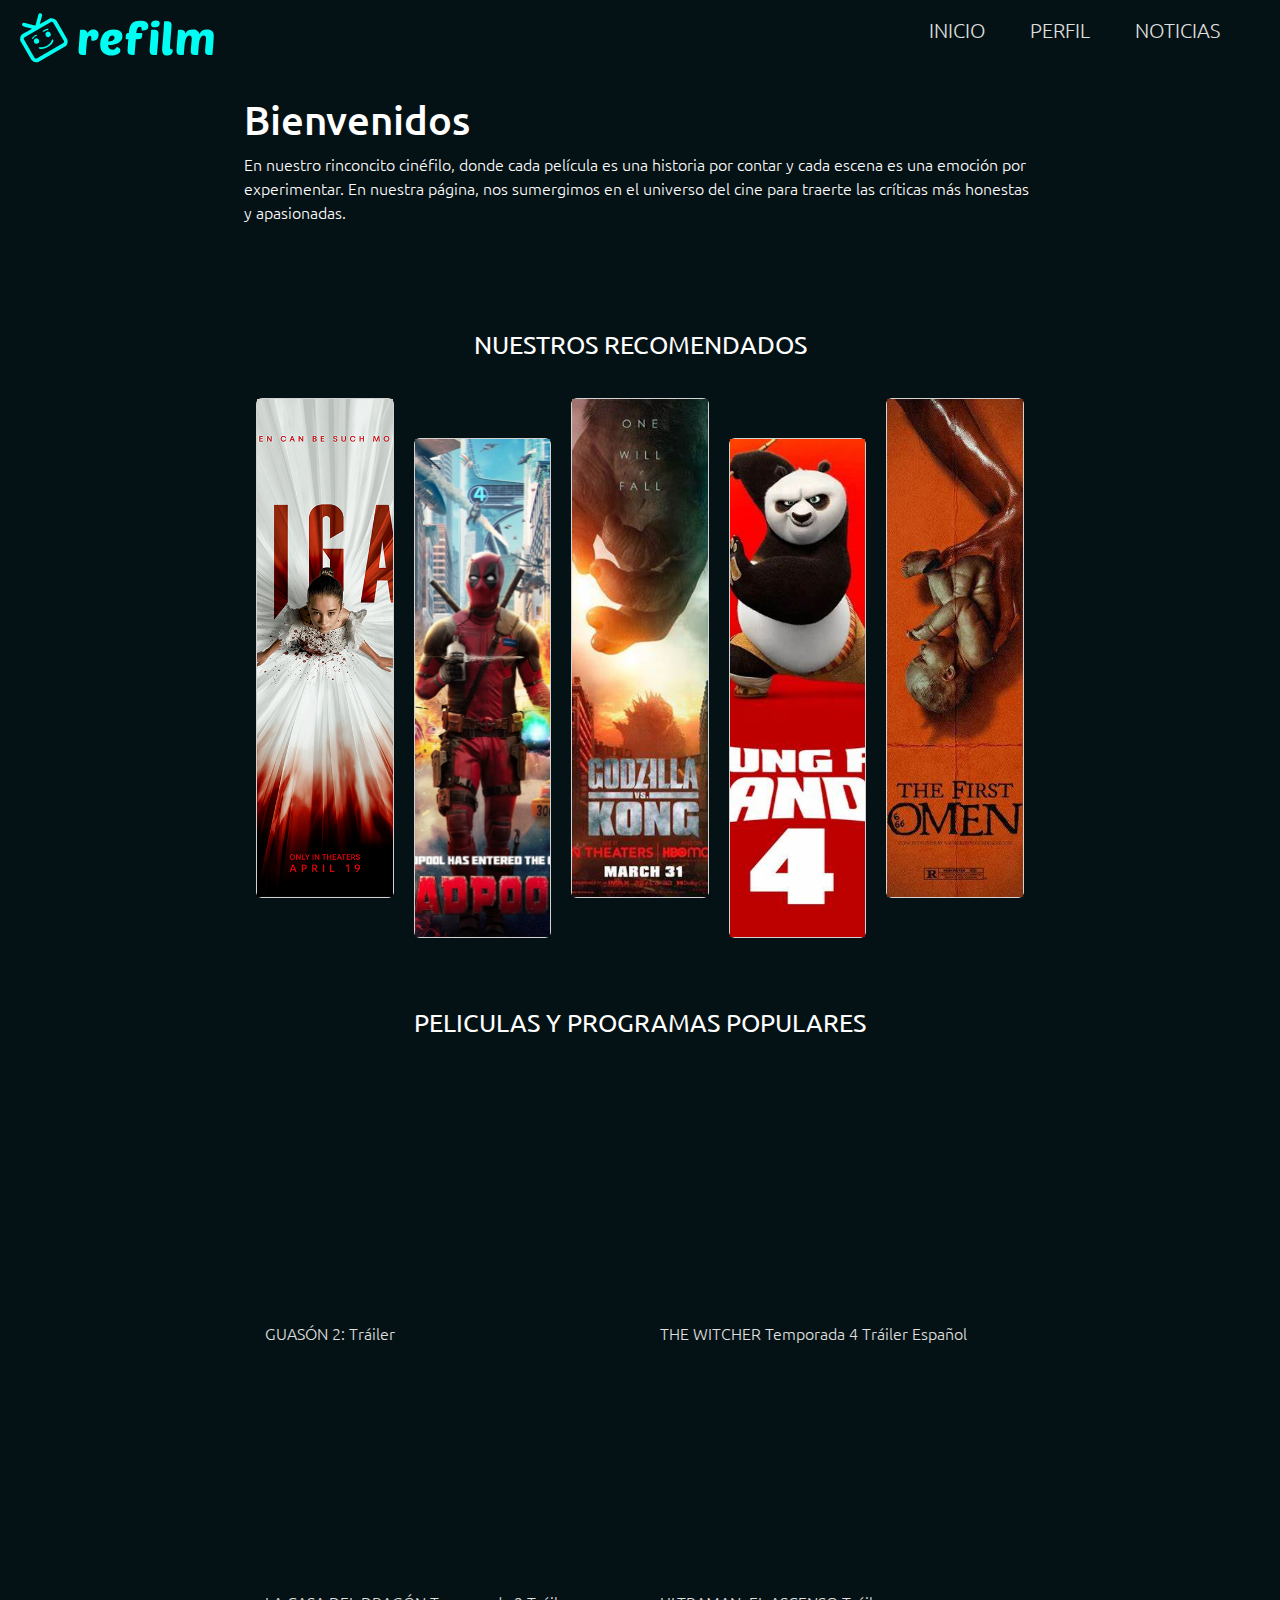
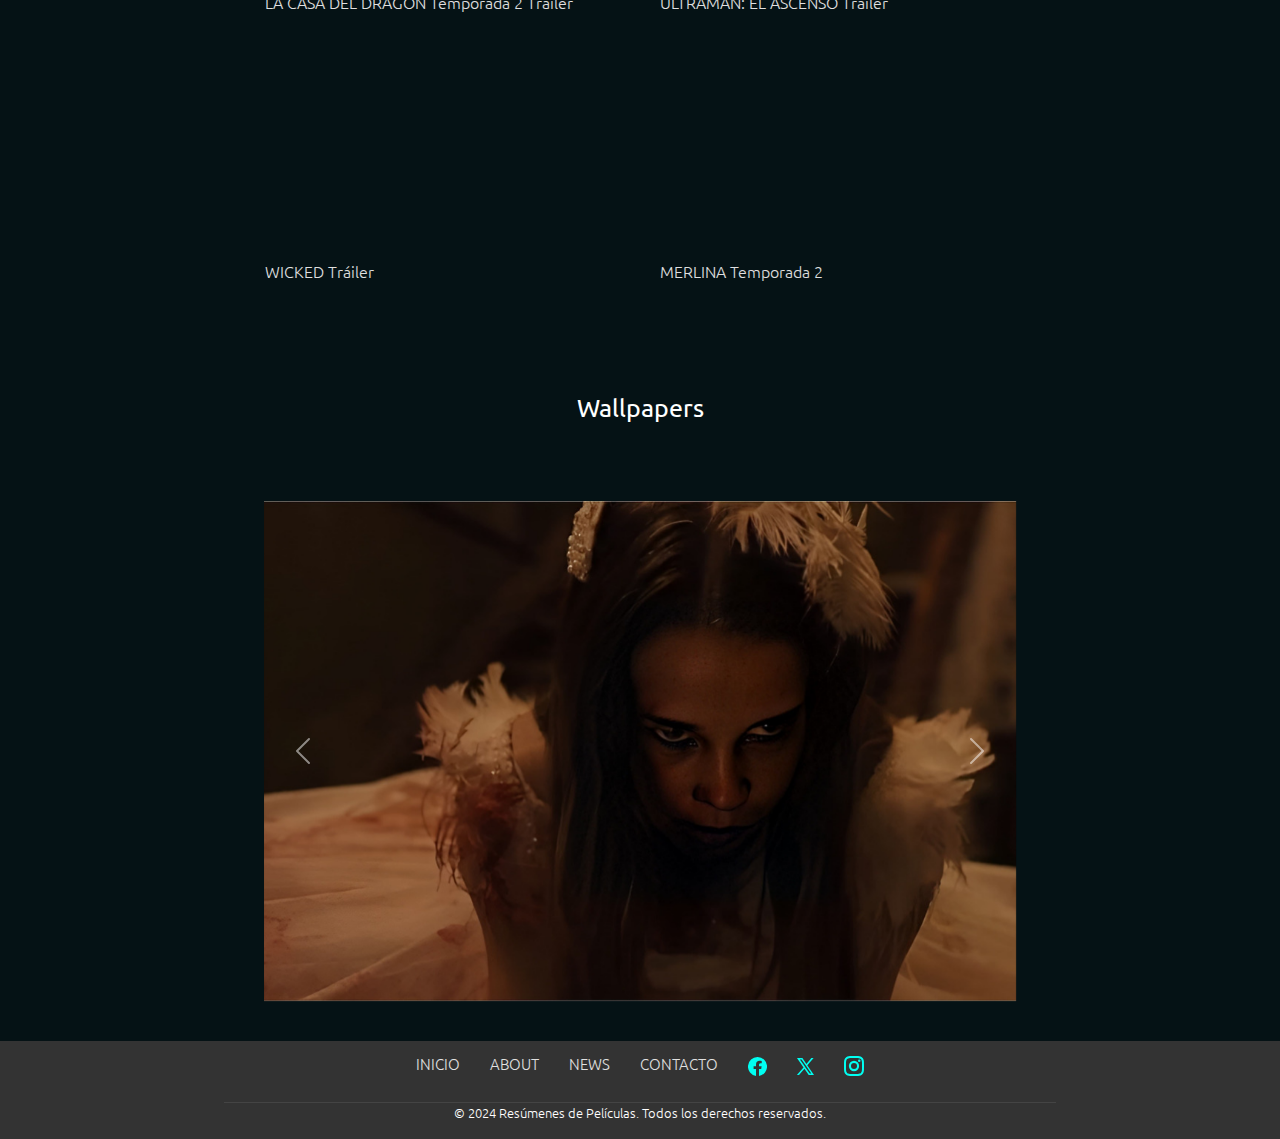
<file: index.html>
<!DOCTYPE html>
<html lang="en">

<head>
  <meta charset="UTF-8">
  <meta name="viewport" content="width=device-width, initial-scale=1.0">
  <link href="https://cdn.jsdelivr.net/npm/bootstrap@5.3.3/dist/css/bootstrap.min.css" rel="stylesheet"
    integrity="sha384-QWTKZyjpPEjISv5WaRU9OFeRpok6YctnYmDr5pNlyT2bRjXh0JMhjY6hW+ALEwIH" crossorigin="anonymous">
  <link rel="stylesheet" href="css/styles.css">
  <link rel="stylesheet" href="css/index.css">
  <link rel="stylesheet" href="https://cdnjs.cloudflare.com/ajax/libs/animate.css/4.1.1/animate.min.css">
  <link rel="icon" href="img/favicon.ico">
  <title>Resefimls</title>
</head>

<body>

  <header>
    <a href="index.html">
      <svg id="logo" viewBox="0 0 6054.3 1562.25" xmlns:xlink="http://www.w3.org/1999/xlink">
        <g>
          <metadata />
          <path
            d="M447.76 1390.35l-318.04 -550.89c-20.15,-34.88 -18.9,-62.21 16.02,-82.36l820.38 -473.64c34.92,-20.19 59.21,-7.57 79.33,27.29l318.07 550.89c22.54,39.08 15.9,63.96 -23.19,86.53l-806.04 465.37c-39.09,22.55 -63.96,15.9 -86.53,-23.19l0 0zm-376.08 -1003.85c19.85,34.37 40.92,32.1 75.59,41.41 30.23,8.09 212.55,55.07 225.44,61.41 -96.91,55.97 -198.3,111.25 -293.47,169.3 -36.23,22.11 -61.38,73.67 -69.25,104.42 -9.99,38.99 -8.58,91 13.04,128.49l326.31 565.17c42.06,72.84 164.18,105.55 236.99,63.5l820.38 -473.61c72.81,-42.06 105.52,-164.18 63.5,-236.99l-326.34 -565.2c-42.3,-73.3 -161.98,-104.75 -229.76,-67.78 -97.9,53.42 -196.47,113.54 -293.38,169.51 0.95,-14.34 51.43,-195.73 59.55,-225.93 9.28,-34.71 21.74,-51.8 1.89,-86.2 -14.97,-25.97 -51.21,-34 -79.97,-17.4 -28.06,16.21 -34.52,64.82 -41.2,89.78 -9.96,37.09 -70.88,272.92 -78.05,287.5 -16.17,-1.07 -249.42,-65.82 -286.12,-75.66 -29.71,-7.96 -71.21,-26.46 -102.61,-8.33 -25.55,14.73 -37.43,50.79 -22.54,76.61l0 0zm847.24 647.77c173.76,-133.24 125.55,-248.2 81.41,-194.84 -10.75,13.02 -14.55,60.65 -67.91,114.5 -177.16,178.94 -321.86,88.12 -342.96,122.43 -36.52,59.39 164.14,84.69 329.46,-42.09zm-103.66 -427.6c-62.57,63.8 37.16,214.23 133.03,114.34 52.69,-54.82 -40.61,-208.56 -133.03,-114.34zm-363.37 209.76c-59.57,63.96 38.87,212.97 133.06,114.53 57.5,-60.07 -45.94,-207.98 -133.06,-114.53zm438.85 -301.04c17.33,-63.37 -170.43,22.24 -179.62,49.29 -19.97,58.72 71.31,-5.64 87.02,-12.81 23.89,-10.87 87.76,-18.77 92.6,-36.48zm-482.31 281.59c79.09,-86.04 132.75,-75.51 125.03,-106.29 -12.25,-48.89 -121.79,48.52 -137.62,65.24 -49.07,51.83 -9.99,65.58 12.59,41.05l0 0zm1883.03 71.46c-5.74,0 -12.18,-0.25 -19.33,-0.72 -7.17,-0.48 -14.08,-1.42 -20.76,-2.86 -6.68,-1.44 -12.41,-3.35 -17.17,-5.73 -4.77,-2.38 -7.15,-5.48 -7.15,-9.3 0,-12.41 0.47,-23.85 1.42,-34.35 0.96,-10.5 1.43,-21.47 1.43,-32.92 0,-20.99 -2.85,-38.17 -8.59,-51.52 -5.73,-13.38 -17.17,-20.05 -34.35,-20.05 -26.71,0 -48.9,17.41 -66.55,52.25 -17.65,34.83 -28.86,87.06 -33.65,156.73 -1.89,30.53 -4.53,65.12 -7.86,103.77 -3.35,38.64 -6.44,75.85 -9.31,111.64 -2.86,35.79 -5.24,67.51 -7.15,95.18 -1.91,27.68 -2.86,45.81 -2.86,54.4 0,9.54 -3.35,16.69 -10.03,21.47 -6.67,4.77 -13.82,7.15 -21.47,7.15l-51.52 0c-29.59,0 -53.68,-3.09 -72.29,-9.3 -18.6,-6.2 -33.39,-15.02 -44.36,-26.49 -10.97,-11.44 -18.61,-25.52 -22.91,-42.21 -4.29,-16.7 -6.44,-36.02 -6.44,-57.97 0,-14.32 0.71,-34.59 2.15,-60.84 1.43,-26.24 4.05,-62.5 7.88,-108.77 3.8,-46.29 8.35,-104.97 13.59,-176.05 5.24,-71.11 11.68,-159.14 19.32,-264.1 1.91,-27.66 11.94,-41.51 30.06,-41.51l55.82 0c26.71,0 49.15,2.86 67.27,8.59 18.14,5.73 32.93,13.59 44.37,23.62 11.45,10.02 19.8,21.71 25.06,35.06 5.24,13.37 8.82,27.2 10.73,41.52 11.45,-21.94 25.04,-40.79 40.8,-56.55 15.74,-15.74 32.2,-28.62 49.38,-38.64 17.17,-10.01 34.82,-17.18 52.95,-21.47 18.14,-4.3 34.84,-6.44 50.1,-6.44 18.13,0 36.5,3.34 55.1,10.02 18.61,6.68 35.55,16.7 50.82,30.06 15.26,13.35 27.43,30.53 36.5,51.53 9.06,20.99 13.59,45.81 13.59,74.43 0,25.77 -3.81,50.09 -11.45,73 -7.62,22.91 -18.61,43.18 -32.91,60.83 -14.32,17.64 -31.73,31.49 -52.26,41.52 -20.5,10 -43.17,15.02 -67.97,15.02zm563.05 459.46c-41.98,0 -83.73,-5.26 -125.24,-15.75 -41.5,-10.5 -78.73,-28.63 -111.64,-54.39 -32.91,-25.76 -59.89,-60.12 -80.88,-103.06 -20.98,-42.93 -31.48,-96.85 -31.48,-161.73 0,-23.87 1.91,-52.5 5.72,-85.88 3.81,-33.4 11.23,-67.76 22.19,-103.06 10.97,-35.31 26.25,-70.38 45.8,-105.2 19.56,-34.83 45.1,-66.08 76.58,-93.76 31.48,-27.66 69.66,-50.11 114.51,-67.28 44.84,-17.17 98.28,-25.76 160.31,-25.76 49.62,0 91.6,5.72 125.95,17.17 34.35,11.45 62.03,26.97 83.02,46.52 20.99,19.56 36.27,42.24 45.81,68 9.54,25.76 14.31,53.44 14.31,83.02 0,43.89 -8.83,81.1 -26.48,111.65 -17.64,30.52 -40.56,56.05 -68.7,76.56 -28.15,20.51 -59.41,36.51 -93.76,47.96 -34.35,11.45 -68.23,20.28 -101.62,26.48 -33.4,6.2 -64.18,10.02 -92.32,11.44 -28.14,1.43 -49.85,2.15 -65.14,2.15 0,18.14 2.64,36.03 7.88,53.67 5.25,17.65 13.12,33.18 23.62,46.53 10.49,13.35 24.32,24.33 41.5,32.91 17.18,8.59 38.17,12.88 62.99,12.88 24.8,0 44.13,-4.05 57.97,-12.15 13.83,-8.1 25.04,-17.18 33.62,-27.2 8.59,-10.02 16,-19.09 22.2,-27.2 6.2,-8.11 14.56,-12.16 25.04,-12.16 4.78,0 13.14,1.19 25.05,3.57 11.93,2.38 24.1,7.4 36.5,15.03 12.41,7.63 23.38,18.15 32.92,31.49 9.54,13.36 14.32,30.53 14.32,51.53 0,27.68 -8.6,51.53 -25.77,71.56 -17.17,20.05 -39.35,36.26 -66.56,48.67 -27.2,12.41 -57.49,21.49 -90.88,27.2 -33.4,5.72 -65.85,8.59 -97.34,8.59zm27.2 -625.5c-21,0 -38.88,5.97 -53.68,17.9 -14.78,11.92 -27.19,26.96 -37.2,45.09 -10.01,18.12 -17.66,38.16 -22.91,60.11 -5.24,21.94 -9.3,42.94 -12.17,62.98 59.17,-0.97 107.11,-10.98 143.85,-30.06 36.74,-19.09 55.11,-46.29 55.11,-81.59 0,-19.08 -5.97,-36.27 -17.89,-51.52 -11.92,-15.27 -30.29,-22.91 -55.11,-22.91zm737.69 115.94c-1.9,28.63 -4.3,59.64 -7.15,93.04 -2.86,33.39 -5.74,67.04 -8.59,100.91 -2.86,33.86 -5.49,67.03 -7.88,99.47 -2.39,32.45 -4.54,61.07 -6.44,85.89 -1.9,24.81 -3.57,45.32 -5.01,61.55 -1.43,16.21 -2.07,24.81 -2.14,25.76 -0.87,11.45 -3.34,19.09 -7.15,22.89 -3.83,3.82 -11.95,5.73 -24.35,5.73l-51.53 0c-51.52,0 -87.53,-12.17 -108.06,-36.5 -20.52,-24.32 -30.76,-60.82 -30.76,-109.49 0,-5.73 0.72,-20.04 2.14,-42.94 1.43,-22.91 3.34,-50.35 5.72,-82.3 2.38,-31.96 5.02,-67.52 7.88,-106.64 2.85,-39.12 5.73,-78.25 8.58,-117.37l-67.26 0c-10.5,0 -15.76,-5.24 -15.76,-15.74 0,-7.64 0.49,-18.85 1.44,-33.64 0.94,-14.8 1.8,-29.35 2.85,-43.65 0.85,-11.46 2.65,-23.15 5.03,-35.07 2.38,-11.93 6.68,-22.43 12.88,-31.49 6.2,-9.06 15.5,-16.7 27.91,-22.91 12.39,-6.2 28.62,-9.77 48.65,-10.73l5.73 -57.26c6.21,-61.97 17.41,-114.04 35.07,-156.01 17.66,-41.99 40.8,-75.61 69.43,-100.91 28.62,-25.28 62.73,-43.42 102.33,-54.4 39.6,-10.98 83.73,-16.45 132.4,-16.45 47.71,0 88.5,4.3 122.38,12.88 33.88,8.59 61.32,20.51 82.29,35.78 21,15.27 36.28,33.4 45.82,54.4 9.54,20.99 14.32,43.41 14.32,67.27 0,49.61 -15.53,84.93 -46.53,105.91 -31.02,20.99 -72.76,31.49 -125.25,31.49 -14.3,0 -24.09,-1.19 -29.33,-3.58 -5.25,-2.39 -7.88,-7.86 -7.88,-16.45 0,-31.49 -2.86,-56.3 -8.59,-74.43 -5.72,-18.12 -21.47,-27.21 -47.23,-27.21 -19.09,0 -35.31,5.73 -48.67,17.18 -13.36,11.45 -24.33,26.49 -32.92,45.09 -8.58,18.61 -15.03,39.85 -19.32,63.7 -4.29,23.85 -7.88,48.2 -10.73,73l164.6 0c15.27,0 23.88,6.72 22.89,20.05l-5.71 77.29c-2.11,28.6 -9.79,51.77 -23.62,69.41 -13.83,17.65 -42.23,26.48 -85.17,26.48l-87.31 0zm578.65 495.24c-29.56,0 -53.69,-3.1 -72.29,-9.3 -18.59,-6.19 -33.39,-15.03 -44.36,-26.49 -10.96,-11.44 -18.62,-25.53 -22.91,-42.21 -4.29,-16.69 -6.44,-36.02 -6.44,-57.97 0,-14.32 0.72,-34.59 2.15,-60.84 1.43,-26.23 4.07,-62.51 7.88,-108.77 3.8,-46.28 8.35,-104.97 13.59,-176.05 5.23,-71.1 12.17,-159.11 19.32,-264.1 1.43,-20.95 3.35,-33.41 7.15,-37.21 2.86,-2.86 10.5,-4.3 22.91,-4.3l55.82 0c29.58,0 53.68,2.87 72.29,8.59 18.59,5.72 33.39,14.33 44.36,25.77 10.98,11.44 18.62,25.29 22.91,41.52 4.28,16.2 6.44,34.35 6.44,54.38 0,14.32 -0.96,35.8 -2.86,64.41 -1.9,28.62 -4.55,67.51 -7.88,116.65 -3.33,49.14 -7.87,110.23 -13.59,183.22 -5.72,72.99 -12.88,161.03 -21.47,264.08 -0.95,11.44 -3.36,19.08 -7.17,22.89 -3.81,3.81 -11.93,5.73 -24.33,5.73l-51.52 0zm-101.62 -956.14c0,-38.15 13.83,-68.22 41.5,-90.17 27.66,-21.95 64.88,-32.92 111.64,-32.92 41.03,0 70.86,8.35 89.47,25.06 18.59,16.69 27.91,38.88 27.91,66.55 0,35.3 -13.13,64.65 -39.37,88.03 -26.24,23.37 -64.65,35.06 -115.21,35.06 -77.3,0 -115.94,-30.53 -115.94,-91.61zm510.2 969.03c-59.17,0 -101.64,-15.75 -127.4,-47.24 -25.76,-31.49 -38.65,-83.5 -38.65,-156.02 0,-11.45 0.73,-25.77 2.15,-42.94 1.42,-17.17 3.35,-39.36 5.73,-66.56 2.38,-27.17 5.49,-60.83 9.3,-100.91 3.81,-40.06 7.88,-88.74 12.17,-145.99 4.29,-57.24 9.08,-124.53 14.32,-201.82 5.24,-77.29 10.92,-166.99 16.45,-269.09 1.14,-20.97 3.35,-33.41 7.17,-37.22 2.85,-2.85 10.5,-4.29 22.89,-4.29l55.82 0c28.64,0 52.5,3.35 71.58,10.02 19.08,6.67 34.35,15.75 45.79,27.2 11.44,11.44 19.56,24.57 24.33,39.36 4.77,14.79 7.17,30.29 7.17,46.52 0,19.09 -1.21,46.51 -3.58,82.3 -2.38,35.78 -5.49,76.11 -9.3,120.94 -3.82,44.84 -7.65,91.61 -11.46,140.28 -3.82,48.67 -7.63,95.19 -11.45,139.56 -3.81,44.37 -6.92,84.21 -9.3,119.52 -2.37,35.29 -3.58,62.01 -3.58,80.15 0,24.81 4.53,42.47 13.59,52.96 9.07,10.5 18.86,17.89 29.35,22.18 10.49,4.29 20.29,7.15 29.35,8.59 9.06,1.44 13.59,4.53 13.59,9.3 0,20.99 -2.39,41.76 -7.15,62.26 -4.77,20.52 -13.37,39.14 -25.77,55.82 -12.4,16.7 -29.34,30.06 -50.81,40.09 -21.47,10.02 -48.91,15.03 -82.3,15.03zm531.61 -270.53c-2.76,43.88 -6.21,85.65 -10.02,125.24 -3.82,39.6 -6.55,74.21 -8.59,103.78 -0.79,11.45 -3.35,19.09 -7.15,22.89 -3.82,3.81 -11.96,5.73 -24.35,5.73l-51.53 0c-29.55,0 -53.68,-3.1 -72.27,-9.3 -18.6,-6.19 -33.41,-15.04 -44.37,-26.49 -10.96,-11.44 -18.63,-25.53 -22.91,-42.21 -4.29,-16.69 -6.44,-36.02 -6.44,-57.97 0,-14.32 0.73,-34.6 2.14,-60.84 1.42,-26.23 4.07,-62.51 7.88,-108.77 3.82,-46.28 8.36,-104.98 13.6,-176.05 5.24,-71.1 12.17,-159.11 19.32,-264.1 1.42,-20.94 3.35,-33.39 7.17,-37.21 2.85,-2.86 10.49,-4.3 22.89,-4.3l55.82 0c28.64,0 52.02,3.36 70.14,10.03 18.13,6.67 32.93,15.27 44.38,25.76 11.44,10.49 19.56,22.9 24.32,37.21 4.76,14.31 7.64,29.11 8.59,44.38 27.67,-51.53 59.17,-86.37 94.47,-104.49 35.3,-18.13 76.82,-27.2 124.52,-27.2 25.77,0 50.6,2.41 74.44,7.16 23.84,4.76 45.33,12.89 64.41,24.33 19.08,11.44 35.31,26.48 48.67,45.09 13.35,18.6 22.89,42.23 28.62,70.85 29.59,-55.35 62.03,-93.77 97.33,-115.23 35.3,-21.46 79.67,-32.2 133.11,-32.2 29.59,0 57.97,3.11 85.17,9.31 27.2,6.2 50.82,16.94 70.85,32.2 20.04,15.27 36.03,36.04 47.95,62.27 11.91,26.23 17.9,58.91 17.9,98.05 0,29.57 -1.44,65.84 -4.3,108.77 -2.85,42.93 -6.21,89.47 -10.02,139.56 -3.81,50.09 -8.12,101.64 -12.88,154.58 -4.76,52.95 -8.32,103.8 -11.45,152.44 -0.67,10.5 -1.92,18.62 -2.87,24.34 -0.95,5.71 -2.63,10.02 -5,12.88 -2.38,2.85 -5.98,4.77 -10.74,5.72 -4.76,0.94 -11.46,1.43 -20.03,1.43l-45.82 0c-30.51,0 -55.35,-2.86 -74.41,-8.58 -19.08,-5.73 -33.88,-13.83 -44.38,-24.33 -10.5,-10.5 -17.9,-23.63 -22.18,-39.37 -4.29,-15.74 -6.44,-33.63 -6.44,-53.68 0,-12.39 0.72,-30.07 2.14,-52.95 1.42,-22.9 3.34,-47.73 5.72,-74.43 2.37,-26.72 4.78,-54.4 7.17,-83.03 2.38,-28.61 4.77,-55.1 7.15,-79.44 2.37,-24.31 4.31,-45.56 5.73,-63.68 1.42,-18.13 2.14,-30.06 2.14,-35.79 0,-24.81 -5.02,-46.77 -15.02,-65.84 -10.01,-19.08 -29.35,-28.62 -57.97,-28.62 -24.82,0 -46.3,8.12 -64.41,24.32 -18.13,16.22 -33.41,38.66 -45.82,67.29 -12.39,28.61 -22.43,62.5 -30.06,101.62 -7.62,39.1 -12.85,81.59 -15.73,127.38 -1.87,29.58 -4.3,63.47 -7.15,101.63 -2.86,38.15 -6,85.9 -10.03,143.13 -0.74,10.5 -1.91,18.62 -2.86,24.34 -0.94,5.71 -2.64,10.02 -5.02,12.88 -2.37,2.85 -5.98,4.77 -10.73,5.72 -4.76,0.94 -11.47,1.43 -20.04,1.43l-45.81 0c-30.51,0 -55.34,-2.86 -74.42,-8.58 -19.08,-5.73 -33.88,-13.83 -44.38,-24.33 -10.49,-10.5 -17.89,-23.63 -22.17,-39.37 -4.29,-15.74 -6.45,-33.63 -6.45,-53.68 0,-19.09 1.68,-47.01 5.01,-83.73 3.33,-36.73 6.69,-74.92 10.02,-114.5 3.33,-39.6 6.68,-77.31 10.01,-113.09 3.33,-35.76 5.02,-61.79 5.02,-78 0,-24.81 -5.02,-46.77 -15.03,-65.84 -10.01,-19.08 -29.35,-28.62 -57.97,-28.62 -25.76,0 -47.72,9.53 -65.84,28.62 -18.12,19.07 -33.17,44.62 -45.09,76.58 -11.92,31.95 -21.47,69.42 -28.62,112.35 -7.15,42.93 -12.09,87.82 -15.03,134.55z" />
        </g>
      </svg>

      <svg id="logo2" xmlns="http://www.w3.org/2000/svg" xml:space="preserve" version="1.1"
        style="shape-rendering:geometricPrecision; text-rendering:geometricPrecision; image-rendering:optimizeQuality; fill-rule:evenodd; clip-rule:evenodd"
        viewBox="0 0 1510.48 1560.45" xmlns:xlink="http://www.w3.org/1999/xlink">
        <g>
          <metadata />
          <path
            d="M447.24 1388.74l-317.67 -550.25c-20.13,-34.85 -18.88,-62.14 16,-82.27l819.43 -473.09c34.88,-20.16 59.14,-7.56 79.24,27.26l317.7 550.25c22.52,39.04 15.88,63.89 -23.16,86.44l-805.11 464.83c-39.04,22.51 -63.88,15.88 -86.43,-23.17l0 0zm-375.65 -1002.69c19.83,34.33 40.88,32.06 75.51,41.37 30.2,8.07 212.3,55.01 225.18,61.34 -96.8,55.9 -198.07,111.12 -293.13,169.1 -36.19,22.09 -61.31,73.58 -69.18,104.3 -9.97,38.94 -8.56,90.89 13.04,128.34l325.93 564.51c42,72.76 163.99,105.44 236.71,63.43l819.43 -473.06c72.73,-42.01 105.4,-163.99 63.42,-236.72l-325.96 -564.54c-42.25,-73.21 -161.78,-104.63 -229.49,-67.71 -97.78,53.36 -196.24,113.42 -293.04,169.32 0.95,-14.32 51.37,-195.51 59.48,-225.67 9.27,-34.67 21.72,-51.74 1.89,-86.1 -14.96,-25.94 -51.15,-33.96 -79.88,-17.38 -28.02,16.19 -34.48,64.74 -41.15,89.68 -9.94,37.05 -70.8,272.6 -77.96,287.16 -16.15,-1.07 -249.13,-65.74 -285.79,-75.57 -29.67,-7.95 -71.13,-26.43 -102.49,-8.32 -25.51,14.72 -37.39,50.73 -22.52,76.52l0 0zm846.26 647.03c173.57,-133.09 125.41,-247.92 81.33,-194.62 -10.74,13 -14.54,60.58 -67.83,114.37 -176.97,178.73 -321.5,88.02 -342.58,122.28 -36.47,59.33 163.96,84.6 329.08,-42.03zm-103.53 -427.11c-62.51,63.73 37.11,213.98 132.87,114.21 52.63,-54.77 -40.56,-208.32 -132.87,-114.21zm-362.95 209.51c-59.51,63.89 38.83,212.73 132.91,114.4 57.42,-60 -45.9,-207.74 -132.91,-114.4zm438.34 -300.68c17.31,-63.31 -170.23,22.21 -179.41,49.22 -19.95,58.65 71.22,-5.63 86.92,-12.79 23.86,-10.86 87.65,-18.75 92.49,-36.43zm-481.75 281.26c78.99,-85.95 132.6,-75.42 124.88,-106.17 -12.23,-48.83 -121.64,48.46 -137.46,65.17 -49.01,51.77 -9.97,65.5 12.58,41l0 0z" />
        </g>
      </svg>
    </a>
    <nav>
      <label for="nav-toggle">&#9776;</label>
      <input type="checkbox" id="nav-toggle">

      <ul>
        <li>
          <a href="index.html" class="btn-shine"><span>Inicio</span></a>
        </li>
        <li><a href="profile.html" class="btn-shine"><span>Perfil</span></a></li>
        <li>
          <a href="news.html" class="btn-shine"><span>noticias</span></a>
        </li>
      </ul>
    </nav>
  </header>
  <main>
    <section class="center">
      <h1 class="animate__animated animate__fadeInDown">Bienvenidos</h1>
      <p class="texto animate__animated animate__fadeInRight">En nuestro rinconcito cinéfilo, donde cada película es una
        historia por contar y cada escena es una emoción por experimentar. En nuestra página, nos sumergimos en el
        universo del cine para traerte las críticas más honestas y apasionadas.</p>
    </section>
    <section class="center">
      <h2 class="h2r">NUESTROS RECOMENDADOS</h2>
      <div class="container1">
        <div class="container">
          <a class="card" href="peliculas/rw-abigail.html"><img src="img/abigail.jpg" alt="Poster abigail"></a>
          <a class="card" href="peliculas/rw-dp3.html"><img src="img/dp.jpg" alt="Poster Deadpool"></a>
          <a class="card" href="peliculas/rw-gvk.html"><img src="img/gvk.jpg" alt="Poster Godzilla vs Kong"></a>
          <a class="card" href="peliculas/rw-kfp4.html"><img src="img/kfp4.jpg" alt="Poster Kung Fu Panda 4"></a>
          <a class="card" href="peliculas/rw-tfo.html"><img src="img/tfo.jpg" alt="Poster The First Omen"></a>
        </div>
      </div>
    </section>
    <section class="center">
      <h2>PELICULAS Y PROGRAMAS POPULARES</h2>
      <article>
        <h2 style="display: none;">soporte</h2>
        <figure>
          <iframe class="videos" src="https://www.youtube.com/embed/rLbfdpdYh-U?si=mEAO0vv_5xmLOco0"
            title="YouTube video player"
            allow="accelerometer; autoplay; clipboard-write; encrypted-media; gyroscope; picture-in-picture; web-share"
            referrerpolicy="strict-origin-when-cross-origin" allowfullscreen></iframe>
          <figcaption> GUASÓN 2: Tráiler</figcaption>
        </figure>
        <figure>
          <iframe class="videos" src="https://www.youtube.com/embed/ESDmNTV3FN0?si=wM0AP5nTDDiq_mPB"
            title="YouTube video player"
            allow="accelerometer; autoplay; clipboard-write; encrypted-media; gyroscope; picture-in-picture; web-share"
            referrerpolicy="strict-origin-when-cross-origin" allowfullscreen></iframe>
          <figcaption> THE WITCHER Temporada 4 Tráiler Español</figcaption>
        </figure>
        <figure>
          <iframe class="videos" src="https://www.youtube.com/embed/C9hJNRwL7j8?si=Srg-aFh6hy9dwF6o"
            title="YouTube video player"
            allow="accelerometer; autoplay; clipboard-write; encrypted-media; gyroscope; picture-in-picture; web-share"
            referrerpolicy="strict-origin-when-cross-origin" allowfullscreen></iframe>
          <figcaption>LA CASA DEL DRAGÓN Temporada 2 Tráiler</figcaption>
        </figure>
        <figure>
          <iframe class="videos" src="https://www.youtube.com/embed/Egs4WceeYGk?si=bfNjc2mQIXREtcvw"
            title="YouTube video player"
            allow="accelerometer; autoplay; clipboard-write; encrypted-media; gyroscope; picture-in-picture; web-share"
            referrerpolicy="strict-origin-when-cross-origin" allowfullscreen></iframe>
          <figcaption>ULTRAMAN: EL ASCENSO Tráiler</figcaption>
        </figure>
        <figure>
          <iframe class="videos" src="https://www.youtube.com/embed/d5eJklo7N1w?si=Px-AfzUL-CPBQiWG"
            title="YouTube video player"
            allow="accelerometer; autoplay; clipboard-write; encrypted-media; gyroscope; picture-in-picture; web-share"
            referrerpolicy="strict-origin-when-cross-origin" allowfullscreen></iframe>
          <figcaption>WICKED Tráiler</figcaption>
        </figure>
        <figure>
          <iframe class="videos" src="https://www.youtube.com/embed/Kej1YTvkQLM?si=5PEFQZXqRmSYkjZ9"
            title="YouTube video player"
            allow="accelerometer; autoplay; clipboard-write; encrypted-media; gyroscope; picture-in-picture; web-share"
            referrerpolicy="strict-origin-when-cross-origin" allowfullscreen></iframe>
          <figcaption>MERLINA Temporada 2</figcaption>
        </figure>
      </article>
    </section>
    <section class="center">
      <h2>Wallpapers</h2>
      <div id="carouselExampleAutoplaying" class="carousel slide" data-bs-ride="carousel">
        <div class="carousel-inner">
          <div class="carousel-item active">
            <img src="img/abigail-fondo.jpg" class="d-block w-100" alt="...">
          </div>
          <div class="carousel-item">
            <img src="img/dp-fondo.jpg" class="d-block w-100" alt="...">
          </div>
          <div class="carousel-item">
            <img src="img/gvk-fondo.jpg" class="d-block w-100" alt="...">
          </div>
        </div>
        <button class="carousel-control-prev" type="button" data-bs-target="#carouselExampleAutoplaying"
          data-bs-slide="prev">
          <span class="carousel-control-prev-icon" aria-hidden="true"></span>
          <span class="visually-hidden">Previous</span>
        </button>
        <button class="carousel-control-next" type="button" data-bs-target="#carouselExampleAutoplaying"
          data-bs-slide="next">
          <span class="carousel-control-next-icon" aria-hidden="true"></span>
          <span class="visually-hidden">Next</span>
        </button>
      </div>
      <script src="https://cdn.jsdelivr.net/npm/bootstrap@5.3.3/dist/js/bootstrap.bundle.min.js"
        integrity="sha384-YvpcrYf0tY3lHB60NNkmXc5s9fDVZLESaAA55NDzOxhy9GkcIdslK1eN7N6jIeHz"
        crossorigin="anonymous"></script>
    </section>
  </main>
  <footer>
    <div class="center">
      <nav>
        <ul class="flex j-center">
          <li><a href="index.html">Inicio</a></li>
          <li><a href="404.html">About</a></li>
          <li><a href="news.html">News</a></li>
          <li><a href="contact.html">Contacto</a></li>
          <li>
            <a href="https://www.facebook.com/" target="_blank">
              <svg class="redes" aria-hidden="true" role="presentation" width="19" height="19"
                xmlns="http://www.w3.org/2000/svg">
                <path
                  d="M9.5 0a9.5 9.5 0 0 0-1.48 18.89V12H5.6V9.25h2.42V7.41c0-2.38 1.41-3.7 3.58-3.7 1.04 0 2.13.19 2.13.19v2.33h-1.2c-1.18 0-1.54.74-1.54 1.49v1.53h2.63L13.2 12h-2.21v6.89A9.5 9.5 0 0 0 9.5 0Z">
                </path>
              </svg>
            </a>
          </li>
          <li>
            <a href="https://x.com/" target="_blank">
              <svg class="redes" aria-hidden="true" role="presentation" xmlns="http://www.w3.org/2000/svg" width="17"
                height="17">
                <path fill-rule="nonzero"
                  d="m5.4 0 4 6 5-6h2.1l-.3.4-5.9 6.8 6.5 9.5.2.3h-5.3l-4.3-6.3L2 16.9 2 17H0l.3-.4 6.2-7.2L.3.4 0 0h5.3Zm-1 1.5H2.9l4.9 7 .6.9 4.3 6.1h1.6l-5-7.3-.7-.9-4-5.8Z">
                </path>
              </svg>
            </a>
          </li>
          <li>
            <a href="https://www.instagram.com/" target="_blank">
              <svg class="redes" aria-hidden="true" role="presentation" width="20" height="20"
                xmlns="http://www.w3.org/2000/svg">
                <path
                  d="M14.12.06c1.07.05 1.8.22 2.43.46.66.26 1.21.6 1.77 1.16.56.55.9 1.11 1.15 1.77.25.63.42 1.36.47 2.43.04.94.06 1.32.06 3.3v1.37c0 1.54 0 2.19-.03 2.77v.22l-.03.58a7.34 7.34 0 0 1-.47 2.43 4.9 4.9 0 0 1-1.15 1.77 4.9 4.9 0 0 1-1.77 1.16c-.64.24-1.36.41-2.43.46l-.61.03h-.23c-.5.02-1.06.03-2.21.03H9.2c-2 0-2.37-.02-3.32-.06a7.34 7.34 0 0 1-2.43-.46 4.9 4.9 0 0 1-1.77-1.16 4.9 4.9 0 0 1-1.16-1.77 7.34 7.34 0 0 1-.46-2.43l-.03-.61v-.2A60.9 60.9 0 0 1 0 11.5V8.75C0 7.7.01 7.17.03 6.7v-.2l.03-.61C.1 4.8.28 4.08.52 3.45a4.9 4.9 0 0 1 1.16-1.77A4.9 4.9 0 0 1 3.45.52 7.34 7.34 0 0 1 5.88.06l.61-.03h.2C7.12 0 7.6 0 8.5 0h2.74c1.62 0 2 .02 2.88.06ZM11.02 2H8.97c-1.7 0-2.05.02-2.92.06a5.4 5.4 0 0 0-1.82.33c-.45.18-.78.39-1.12.73-.34.34-.55.67-.73 1.12-.13.35-.3.86-.33 1.82C2.02 6.93 2 7.29 2 8.98v2.04c0 1.7.02 2.05.06 2.92.04.95.2 1.47.33 1.81.18.46.39.78.73 1.13.34.34.67.55 1.12.73.35.13.86.29 1.82.33.83.04 1.2.05 2.7.06h2.47c1.51 0 1.87-.02 2.71-.06a5.4 5.4 0 0 0 1.81-.33c.46-.18.78-.4 1.12-.73.35-.35.56-.67.73-1.13.14-.34.3-.86.34-1.8a49 49 0 0 0 .06-2.72V8.77a49 49 0 0 0-.06-2.71 5.4 5.4 0 0 0-.34-1.82 3.02 3.02 0 0 0-.73-1.12 3.02 3.02 0 0 0-1.12-.73 5.4 5.4 0 0 0-1.81-.33c-.88-.04-1.23-.06-2.93-.06ZM10 4.86a5.14 5.14 0 1 1 0 10.28 5.14 5.14 0 0 1 0-10.28ZM10 7a3 3 0 1 0 0 6 3 3 0 0 0 0-6Zm5.25-3.5a1.25 1.25 0 1 1 0 2.5 1.25 1.25 0 0 1 0-2.5Z">
                </path>
              </svg>
            </a>
          </li>
        </ul>
      </nav>
    </div>
    <div class="center footer-bottom">
      <p>&copy; 2024 Resúmenes de Películas. Todos los derechos reservados.</p>
    </div>
  </footer>
</body>

</html>
</file>
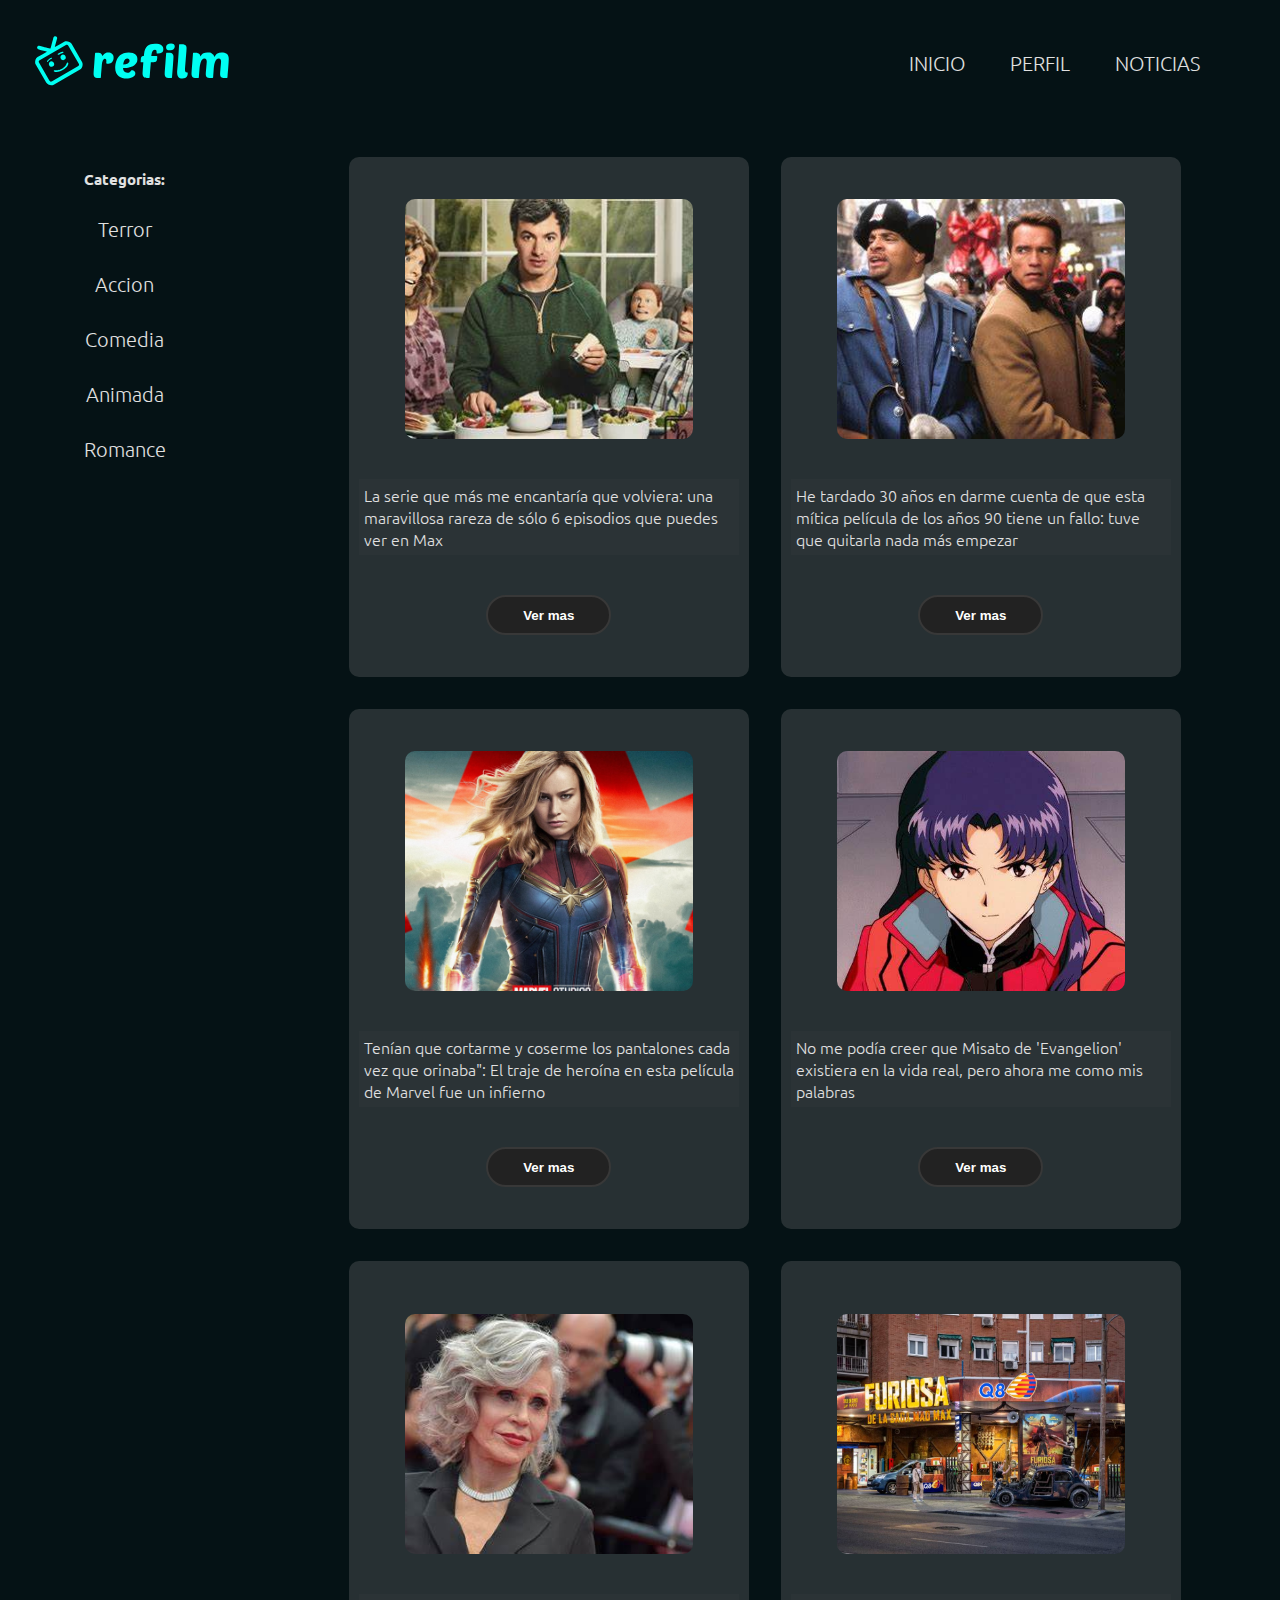
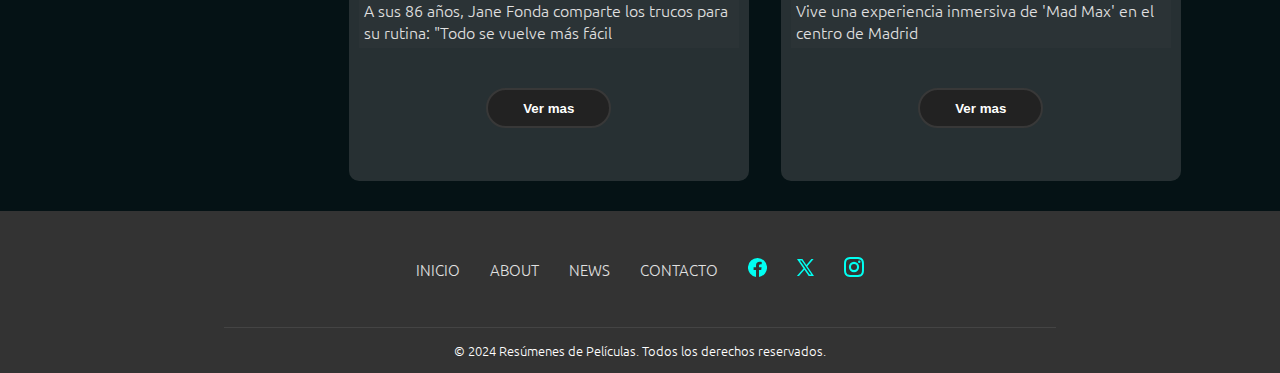
<file: news.html>
<!DOCTYPE html>
<html lang="en">

<head>
  <meta charset="UTF-8">
  <link rel="stylesheet" href="css/styles.css">
  <link rel="stylesheet" href="css/news.css">
  <link rel="icon" href="img/favicon.ico">
  <meta name="viewport" content="width=device-width, initial-scale=1.0">
  <title>Noticias</title>
</head>

<body>
  <header>
    <a href="index.html">
      <svg id="logo" viewBox="0 0 6054.3 1562.25" xmlns:xlink="http://www.w3.org/1999/xlink">
        <g>
          <metadata />
          <path
            d="M447.76 1390.35l-318.04 -550.89c-20.15,-34.88 -18.9,-62.21 16.02,-82.36l820.38 -473.64c34.92,-20.19 59.21,-7.57 79.33,27.29l318.07 550.89c22.54,39.08 15.9,63.96 -23.19,86.53l-806.04 465.37c-39.09,22.55 -63.96,15.9 -86.53,-23.19l0 0zm-376.08 -1003.85c19.85,34.37 40.92,32.1 75.59,41.41 30.23,8.09 212.55,55.07 225.44,61.41 -96.91,55.97 -198.3,111.25 -293.47,169.3 -36.23,22.11 -61.38,73.67 -69.25,104.42 -9.99,38.99 -8.58,91 13.04,128.49l326.31 565.17c42.06,72.84 164.18,105.55 236.99,63.5l820.38 -473.61c72.81,-42.06 105.52,-164.18 63.5,-236.99l-326.34 -565.2c-42.3,-73.3 -161.98,-104.75 -229.76,-67.78 -97.9,53.42 -196.47,113.54 -293.38,169.51 0.95,-14.34 51.43,-195.73 59.55,-225.93 9.28,-34.71 21.74,-51.8 1.89,-86.2 -14.97,-25.97 -51.21,-34 -79.97,-17.4 -28.06,16.21 -34.52,64.82 -41.2,89.78 -9.96,37.09 -70.88,272.92 -78.05,287.5 -16.17,-1.07 -249.42,-65.82 -286.12,-75.66 -29.71,-7.96 -71.21,-26.46 -102.61,-8.33 -25.55,14.73 -37.43,50.79 -22.54,76.61l0 0zm847.24 647.77c173.76,-133.24 125.55,-248.2 81.41,-194.84 -10.75,13.02 -14.55,60.65 -67.91,114.5 -177.16,178.94 -321.86,88.12 -342.96,122.43 -36.52,59.39 164.14,84.69 329.46,-42.09zm-103.66 -427.6c-62.57,63.8 37.16,214.23 133.03,114.34 52.69,-54.82 -40.61,-208.56 -133.03,-114.34zm-363.37 209.76c-59.57,63.96 38.87,212.97 133.06,114.53 57.5,-60.07 -45.94,-207.98 -133.06,-114.53zm438.85 -301.04c17.33,-63.37 -170.43,22.24 -179.62,49.29 -19.97,58.72 71.31,-5.64 87.02,-12.81 23.89,-10.87 87.76,-18.77 92.6,-36.48zm-482.31 281.59c79.09,-86.04 132.75,-75.51 125.03,-106.29 -12.25,-48.89 -121.79,48.52 -137.62,65.24 -49.07,51.83 -9.99,65.58 12.59,41.05l0 0zm1883.03 71.46c-5.74,0 -12.18,-0.25 -19.33,-0.72 -7.17,-0.48 -14.08,-1.42 -20.76,-2.86 -6.68,-1.44 -12.41,-3.35 -17.17,-5.73 -4.77,-2.38 -7.15,-5.48 -7.15,-9.3 0,-12.41 0.47,-23.85 1.42,-34.35 0.96,-10.5 1.43,-21.47 1.43,-32.92 0,-20.99 -2.85,-38.17 -8.59,-51.52 -5.73,-13.38 -17.17,-20.05 -34.35,-20.05 -26.71,0 -48.9,17.41 -66.55,52.25 -17.65,34.83 -28.86,87.06 -33.65,156.73 -1.89,30.53 -4.53,65.12 -7.86,103.77 -3.35,38.64 -6.44,75.85 -9.31,111.64 -2.86,35.79 -5.24,67.51 -7.15,95.18 -1.91,27.68 -2.86,45.81 -2.86,54.4 0,9.54 -3.35,16.69 -10.03,21.47 -6.67,4.77 -13.82,7.15 -21.47,7.15l-51.52 0c-29.59,0 -53.68,-3.09 -72.29,-9.3 -18.6,-6.2 -33.39,-15.02 -44.36,-26.49 -10.97,-11.44 -18.61,-25.52 -22.91,-42.21 -4.29,-16.7 -6.44,-36.02 -6.44,-57.97 0,-14.32 0.71,-34.59 2.15,-60.84 1.43,-26.24 4.05,-62.5 7.88,-108.77 3.8,-46.29 8.35,-104.97 13.59,-176.05 5.24,-71.11 11.68,-159.14 19.32,-264.1 1.91,-27.66 11.94,-41.51 30.06,-41.51l55.82 0c26.71,0 49.15,2.86 67.27,8.59 18.14,5.73 32.93,13.59 44.37,23.62 11.45,10.02 19.8,21.71 25.06,35.06 5.24,13.37 8.82,27.2 10.73,41.52 11.45,-21.94 25.04,-40.79 40.8,-56.55 15.74,-15.74 32.2,-28.62 49.38,-38.64 17.17,-10.01 34.82,-17.18 52.95,-21.47 18.14,-4.3 34.84,-6.44 50.1,-6.44 18.13,0 36.5,3.34 55.1,10.02 18.61,6.68 35.55,16.7 50.82,30.06 15.26,13.35 27.43,30.53 36.5,51.53 9.06,20.99 13.59,45.81 13.59,74.43 0,25.77 -3.81,50.09 -11.45,73 -7.62,22.91 -18.61,43.18 -32.91,60.83 -14.32,17.64 -31.73,31.49 -52.26,41.52 -20.5,10 -43.17,15.02 -67.97,15.02zm563.05 459.46c-41.98,0 -83.73,-5.26 -125.24,-15.75 -41.5,-10.5 -78.73,-28.63 -111.64,-54.39 -32.91,-25.76 -59.89,-60.12 -80.88,-103.06 -20.98,-42.93 -31.48,-96.85 -31.48,-161.73 0,-23.87 1.91,-52.5 5.72,-85.88 3.81,-33.4 11.23,-67.76 22.19,-103.06 10.97,-35.31 26.25,-70.38 45.8,-105.2 19.56,-34.83 45.1,-66.08 76.58,-93.76 31.48,-27.66 69.66,-50.11 114.51,-67.28 44.84,-17.17 98.28,-25.76 160.31,-25.76 49.62,0 91.6,5.72 125.95,17.17 34.35,11.45 62.03,26.97 83.02,46.52 20.99,19.56 36.27,42.24 45.81,68 9.54,25.76 14.31,53.44 14.31,83.02 0,43.89 -8.83,81.1 -26.48,111.65 -17.64,30.52 -40.56,56.05 -68.7,76.56 -28.15,20.51 -59.41,36.51 -93.76,47.96 -34.35,11.45 -68.23,20.28 -101.62,26.48 -33.4,6.2 -64.18,10.02 -92.32,11.44 -28.14,1.43 -49.85,2.15 -65.14,2.15 0,18.14 2.64,36.03 7.88,53.67 5.25,17.65 13.12,33.18 23.62,46.53 10.49,13.35 24.32,24.33 41.5,32.91 17.18,8.59 38.17,12.88 62.99,12.88 24.8,0 44.13,-4.05 57.97,-12.15 13.83,-8.1 25.04,-17.18 33.62,-27.2 8.59,-10.02 16,-19.09 22.2,-27.2 6.2,-8.11 14.56,-12.16 25.04,-12.16 4.78,0 13.14,1.19 25.05,3.57 11.93,2.38 24.1,7.4 36.5,15.03 12.41,7.63 23.38,18.15 32.92,31.49 9.54,13.36 14.32,30.53 14.32,51.53 0,27.68 -8.6,51.53 -25.77,71.56 -17.17,20.05 -39.35,36.26 -66.56,48.67 -27.2,12.41 -57.49,21.49 -90.88,27.2 -33.4,5.72 -65.85,8.59 -97.34,8.59zm27.2 -625.5c-21,0 -38.88,5.97 -53.68,17.9 -14.78,11.92 -27.19,26.96 -37.2,45.09 -10.01,18.12 -17.66,38.16 -22.91,60.11 -5.24,21.94 -9.3,42.94 -12.17,62.98 59.17,-0.97 107.11,-10.98 143.85,-30.06 36.74,-19.09 55.11,-46.29 55.11,-81.59 0,-19.08 -5.97,-36.27 -17.89,-51.52 -11.92,-15.27 -30.29,-22.91 -55.11,-22.91zm737.69 115.94c-1.9,28.63 -4.3,59.64 -7.15,93.04 -2.86,33.39 -5.74,67.04 -8.59,100.91 -2.86,33.86 -5.49,67.03 -7.88,99.47 -2.39,32.45 -4.54,61.07 -6.44,85.89 -1.9,24.81 -3.57,45.32 -5.01,61.55 -1.43,16.21 -2.07,24.81 -2.14,25.76 -0.87,11.45 -3.34,19.09 -7.15,22.89 -3.83,3.82 -11.95,5.73 -24.35,5.73l-51.53 0c-51.52,0 -87.53,-12.17 -108.06,-36.5 -20.52,-24.32 -30.76,-60.82 -30.76,-109.49 0,-5.73 0.72,-20.04 2.14,-42.94 1.43,-22.91 3.34,-50.35 5.72,-82.3 2.38,-31.96 5.02,-67.52 7.88,-106.64 2.85,-39.12 5.73,-78.25 8.58,-117.37l-67.26 0c-10.5,0 -15.76,-5.24 -15.76,-15.74 0,-7.64 0.49,-18.85 1.44,-33.64 0.94,-14.8 1.8,-29.35 2.85,-43.65 0.85,-11.46 2.65,-23.15 5.03,-35.07 2.38,-11.93 6.68,-22.43 12.88,-31.49 6.2,-9.06 15.5,-16.7 27.91,-22.91 12.39,-6.2 28.62,-9.77 48.65,-10.73l5.73 -57.26c6.21,-61.97 17.41,-114.04 35.07,-156.01 17.66,-41.99 40.8,-75.61 69.43,-100.91 28.62,-25.28 62.73,-43.42 102.33,-54.4 39.6,-10.98 83.73,-16.45 132.4,-16.45 47.71,0 88.5,4.3 122.38,12.88 33.88,8.59 61.32,20.51 82.29,35.78 21,15.27 36.28,33.4 45.82,54.4 9.54,20.99 14.32,43.41 14.32,67.27 0,49.61 -15.53,84.93 -46.53,105.91 -31.02,20.99 -72.76,31.49 -125.25,31.49 -14.3,0 -24.09,-1.19 -29.33,-3.58 -5.25,-2.39 -7.88,-7.86 -7.88,-16.45 0,-31.49 -2.86,-56.3 -8.59,-74.43 -5.72,-18.12 -21.47,-27.21 -47.23,-27.21 -19.09,0 -35.31,5.73 -48.67,17.18 -13.36,11.45 -24.33,26.49 -32.92,45.09 -8.58,18.61 -15.03,39.85 -19.32,63.7 -4.29,23.85 -7.88,48.2 -10.73,73l164.6 0c15.27,0 23.88,6.72 22.89,20.05l-5.71 77.29c-2.11,28.6 -9.79,51.77 -23.62,69.41 -13.83,17.65 -42.23,26.48 -85.17,26.48l-87.31 0zm578.65 495.24c-29.56,0 -53.69,-3.1 -72.29,-9.3 -18.59,-6.19 -33.39,-15.03 -44.36,-26.49 -10.96,-11.44 -18.62,-25.53 -22.91,-42.21 -4.29,-16.69 -6.44,-36.02 -6.44,-57.97 0,-14.32 0.72,-34.59 2.15,-60.84 1.43,-26.23 4.07,-62.51 7.88,-108.77 3.8,-46.28 8.35,-104.97 13.59,-176.05 5.23,-71.1 12.17,-159.11 19.32,-264.1 1.43,-20.95 3.35,-33.41 7.15,-37.21 2.86,-2.86 10.5,-4.3 22.91,-4.3l55.82 0c29.58,0 53.68,2.87 72.29,8.59 18.59,5.72 33.39,14.33 44.36,25.77 10.98,11.44 18.62,25.29 22.91,41.52 4.28,16.2 6.44,34.35 6.44,54.38 0,14.32 -0.96,35.8 -2.86,64.41 -1.9,28.62 -4.55,67.51 -7.88,116.65 -3.33,49.14 -7.87,110.23 -13.59,183.22 -5.72,72.99 -12.88,161.03 -21.47,264.08 -0.95,11.44 -3.36,19.08 -7.17,22.89 -3.81,3.81 -11.93,5.73 -24.33,5.73l-51.52 0zm-101.62 -956.14c0,-38.15 13.83,-68.22 41.5,-90.17 27.66,-21.95 64.88,-32.92 111.64,-32.92 41.03,0 70.86,8.35 89.47,25.06 18.59,16.69 27.91,38.88 27.91,66.55 0,35.3 -13.13,64.65 -39.37,88.03 -26.24,23.37 -64.65,35.06 -115.21,35.06 -77.3,0 -115.94,-30.53 -115.94,-91.61zm510.2 969.03c-59.17,0 -101.64,-15.75 -127.4,-47.24 -25.76,-31.49 -38.65,-83.5 -38.65,-156.02 0,-11.45 0.73,-25.77 2.15,-42.94 1.42,-17.17 3.35,-39.36 5.73,-66.56 2.38,-27.17 5.49,-60.83 9.3,-100.91 3.81,-40.06 7.88,-88.74 12.17,-145.99 4.29,-57.24 9.08,-124.53 14.32,-201.82 5.24,-77.29 10.92,-166.99 16.45,-269.09 1.14,-20.97 3.35,-33.41 7.17,-37.22 2.85,-2.85 10.5,-4.29 22.89,-4.29l55.82 0c28.64,0 52.5,3.35 71.58,10.02 19.08,6.67 34.35,15.75 45.79,27.2 11.44,11.44 19.56,24.57 24.33,39.36 4.77,14.79 7.17,30.29 7.17,46.52 0,19.09 -1.21,46.51 -3.58,82.3 -2.38,35.78 -5.49,76.11 -9.3,120.94 -3.82,44.84 -7.65,91.61 -11.46,140.28 -3.82,48.67 -7.63,95.19 -11.45,139.56 -3.81,44.37 -6.92,84.21 -9.3,119.52 -2.37,35.29 -3.58,62.01 -3.58,80.15 0,24.81 4.53,42.47 13.59,52.96 9.07,10.5 18.86,17.89 29.35,22.18 10.49,4.29 20.29,7.15 29.35,8.59 9.06,1.44 13.59,4.53 13.59,9.3 0,20.99 -2.39,41.76 -7.15,62.26 -4.77,20.52 -13.37,39.14 -25.77,55.82 -12.4,16.7 -29.34,30.06 -50.81,40.09 -21.47,10.02 -48.91,15.03 -82.3,15.03zm531.61 -270.53c-2.76,43.88 -6.21,85.65 -10.02,125.24 -3.82,39.6 -6.55,74.21 -8.59,103.78 -0.79,11.45 -3.35,19.09 -7.15,22.89 -3.82,3.81 -11.96,5.73 -24.35,5.73l-51.53 0c-29.55,0 -53.68,-3.1 -72.27,-9.3 -18.6,-6.19 -33.41,-15.04 -44.37,-26.49 -10.96,-11.44 -18.63,-25.53 -22.91,-42.21 -4.29,-16.69 -6.44,-36.02 -6.44,-57.97 0,-14.32 0.73,-34.6 2.14,-60.84 1.42,-26.23 4.07,-62.51 7.88,-108.77 3.82,-46.28 8.36,-104.98 13.6,-176.05 5.24,-71.1 12.17,-159.11 19.32,-264.1 1.42,-20.94 3.35,-33.39 7.17,-37.21 2.85,-2.86 10.49,-4.3 22.89,-4.3l55.82 0c28.64,0 52.02,3.36 70.14,10.03 18.13,6.67 32.93,15.27 44.38,25.76 11.44,10.49 19.56,22.9 24.32,37.21 4.76,14.31 7.64,29.11 8.59,44.38 27.67,-51.53 59.17,-86.37 94.47,-104.49 35.3,-18.13 76.82,-27.2 124.52,-27.2 25.77,0 50.6,2.41 74.44,7.16 23.84,4.76 45.33,12.89 64.41,24.33 19.08,11.44 35.31,26.48 48.67,45.09 13.35,18.6 22.89,42.23 28.62,70.85 29.59,-55.35 62.03,-93.77 97.33,-115.23 35.3,-21.46 79.67,-32.2 133.11,-32.2 29.59,0 57.97,3.11 85.17,9.31 27.2,6.2 50.82,16.94 70.85,32.2 20.04,15.27 36.03,36.04 47.95,62.27 11.91,26.23 17.9,58.91 17.9,98.05 0,29.57 -1.44,65.84 -4.3,108.77 -2.85,42.93 -6.21,89.47 -10.02,139.56 -3.81,50.09 -8.12,101.64 -12.88,154.58 -4.76,52.95 -8.32,103.8 -11.45,152.44 -0.67,10.5 -1.92,18.62 -2.87,24.34 -0.95,5.71 -2.63,10.02 -5,12.88 -2.38,2.85 -5.98,4.77 -10.74,5.72 -4.76,0.94 -11.46,1.43 -20.03,1.43l-45.82 0c-30.51,0 -55.35,-2.86 -74.41,-8.58 -19.08,-5.73 -33.88,-13.83 -44.38,-24.33 -10.5,-10.5 -17.9,-23.63 -22.18,-39.37 -4.29,-15.74 -6.44,-33.63 -6.44,-53.68 0,-12.39 0.72,-30.07 2.14,-52.95 1.42,-22.9 3.34,-47.73 5.72,-74.43 2.37,-26.72 4.78,-54.4 7.17,-83.03 2.38,-28.61 4.77,-55.1 7.15,-79.44 2.37,-24.31 4.31,-45.56 5.73,-63.68 1.42,-18.13 2.14,-30.06 2.14,-35.79 0,-24.81 -5.02,-46.77 -15.02,-65.84 -10.01,-19.08 -29.35,-28.62 -57.97,-28.62 -24.82,0 -46.3,8.12 -64.41,24.32 -18.13,16.22 -33.41,38.66 -45.82,67.29 -12.39,28.61 -22.43,62.5 -30.06,101.62 -7.62,39.1 -12.85,81.59 -15.73,127.38 -1.87,29.58 -4.3,63.47 -7.15,101.63 -2.86,38.15 -6,85.9 -10.03,143.13 -0.74,10.5 -1.91,18.62 -2.86,24.34 -0.94,5.71 -2.64,10.02 -5.02,12.88 -2.37,2.85 -5.98,4.77 -10.73,5.72 -4.76,0.94 -11.47,1.43 -20.04,1.43l-45.81 0c-30.51,0 -55.34,-2.86 -74.42,-8.58 -19.08,-5.73 -33.88,-13.83 -44.38,-24.33 -10.49,-10.5 -17.89,-23.63 -22.17,-39.37 -4.29,-15.74 -6.45,-33.63 -6.45,-53.68 0,-19.09 1.68,-47.01 5.01,-83.73 3.33,-36.73 6.69,-74.92 10.02,-114.5 3.33,-39.6 6.68,-77.31 10.01,-113.09 3.33,-35.76 5.02,-61.79 5.02,-78 0,-24.81 -5.02,-46.77 -15.03,-65.84 -10.01,-19.08 -29.35,-28.62 -57.97,-28.62 -25.76,0 -47.72,9.53 -65.84,28.62 -18.12,19.07 -33.17,44.62 -45.09,76.58 -11.92,31.95 -21.47,69.42 -28.62,112.35 -7.15,42.93 -12.09,87.82 -15.03,134.55z" />
        </g>
      </svg>

      <svg id="logo2" xmlns="http://www.w3.org/2000/svg" xml:space="preserve" version="1.1"
        style="shape-rendering:geometricPrecision; text-rendering:geometricPrecision; image-rendering:optimizeQuality; fill-rule:evenodd; clip-rule:evenodd"
        viewBox="0 0 1510.48 1560.45" xmlns:xlink="http://www.w3.org/1999/xlink">
        <g>
          <metadata />
          <path
            d="M447.24 1388.74l-317.67 -550.25c-20.13,-34.85 -18.88,-62.14 16,-82.27l819.43 -473.09c34.88,-20.16 59.14,-7.56 79.24,27.26l317.7 550.25c22.52,39.04 15.88,63.89 -23.16,86.44l-805.11 464.83c-39.04,22.51 -63.88,15.88 -86.43,-23.17l0 0zm-375.65 -1002.69c19.83,34.33 40.88,32.06 75.51,41.37 30.2,8.07 212.3,55.01 225.18,61.34 -96.8,55.9 -198.07,111.12 -293.13,169.1 -36.19,22.09 -61.31,73.58 -69.18,104.3 -9.97,38.94 -8.56,90.89 13.04,128.34l325.93 564.51c42,72.76 163.99,105.44 236.71,63.43l819.43 -473.06c72.73,-42.01 105.4,-163.99 63.42,-236.72l-325.96 -564.54c-42.25,-73.21 -161.78,-104.63 -229.49,-67.71 -97.78,53.36 -196.24,113.42 -293.04,169.32 0.95,-14.32 51.37,-195.51 59.48,-225.67 9.27,-34.67 21.72,-51.74 1.89,-86.1 -14.96,-25.94 -51.15,-33.96 -79.88,-17.38 -28.02,16.19 -34.48,64.74 -41.15,89.68 -9.94,37.05 -70.8,272.6 -77.96,287.16 -16.15,-1.07 -249.13,-65.74 -285.79,-75.57 -29.67,-7.95 -71.13,-26.43 -102.49,-8.32 -25.51,14.72 -37.39,50.73 -22.52,76.52l0 0zm846.26 647.03c173.57,-133.09 125.41,-247.92 81.33,-194.62 -10.74,13 -14.54,60.58 -67.83,114.37 -176.97,178.73 -321.5,88.02 -342.58,122.28 -36.47,59.33 163.96,84.6 329.08,-42.03zm-103.53 -427.11c-62.51,63.73 37.11,213.98 132.87,114.21 52.63,-54.77 -40.56,-208.32 -132.87,-114.21zm-362.95 209.51c-59.51,63.89 38.83,212.73 132.91,114.4 57.42,-60 -45.9,-207.74 -132.91,-114.4zm438.34 -300.68c17.31,-63.31 -170.23,22.21 -179.41,49.22 -19.95,58.65 71.22,-5.63 86.92,-12.79 23.86,-10.86 87.65,-18.75 92.49,-36.43zm-481.75 281.26c78.99,-85.95 132.6,-75.42 124.88,-106.17 -12.23,-48.83 -121.64,48.46 -137.46,65.17 -49.01,51.77 -9.97,65.5 12.58,41l0 0z" />
        </g>
      </svg>
    </a>
    <nav>
      <label for="nav-toggle">&#9776;</label>
      <input type="checkbox" id="nav-toggle">

      <ul>
        <li>
          <a href="index.html" class="btn-shine"><span>Inicio</span></a>
        </li>
        <li><a href="404.html" class="btn-shine"><span>Perfil</span></a></li>
        <li>
          <a href="news.html" class="btn-shine"><span>noticias</span></a>
        </li>
      </ul>
    </nav>
  </header>
  <main>
    <div class="contenedor">
      <div class="categorias">
        <h2>Categorias:</h2>
        <a class="cat" href="#">Terror</a>
        <a class="cat" href="#">Accion</a>
        <a class="cat" href="#">Comedia</a>
        <a class="cat" href="#">Animada</a>
        <a class="cat" href="#">Romance</a>
      </div>
      <div class="tarjetero">
        <div class="tarjeta">
          <img class="tarimg" src="img/tarjeta1.jpg" alt="">
          <p class="textar">La serie que más me encantaría que volviera: una maravillosa rareza de sólo 6 episodios que
            puedes ver en Max</p>
          <button class="button">Ver mas</button>
        </div>
        <div class="tarjeta">
          <img class="tarimg" src="img/tar2.jpg" alt="">
          <p class="textar">He tardado 30 años en darme cuenta de que esta mítica película de los años 90 tiene un
            fallo: tuve que quitarla nada más empezar</p>
          <button class="button">Ver mas</button>
        </div>
        <div class="tarjeta">
          <img class="tarimg" src="img/tar3.jpg" alt="">
          <p class="textar">Tenían que cortarme y coserme los pantalones cada vez que orinaba": El traje de heroína en
            esta película de Marvel fue un infierno</p>
          <button class="button">Ver mas</button>
        </div>
        <div class="tarjeta">
          <img class="tarimg" src="img/tarje6.jpg" alt="">
          <p class="textar">No me podía creer que Misato de 'Evangelion' existiera en la vida real, pero ahora me como
            mis palabras</p>
          <button class="button">Ver mas</button>
        </div>
        <div class="tarjeta">
          <img class="tarimg" src="img/tar4.jpg" alt="">
          <p class="textar">A sus 86 años, Jane Fonda comparte los trucos para su rutina: "Todo se vuelve más fácil</p>
          <button class="button">Ver mas</button>
        </div>
        <div class="tarjeta">
          <img class="tarimg" src="img/tar5.jpg" alt="">
          <p class="textar">Vive una experiencia inmersiva de 'Mad Max' en el centro de Madrid</p>
          <button class="button">Ver mas</button>
        </div>
      </div>
    </div>
  </main>
  <footer>
    <div class="center">
      <nav>
        <ul class="flex j-center">
          <li><a href="index.html">Inicio</a></li>
          <li><a href="404.html">About</a></li>
          <li><a href="news.html">News</a></li>
          <li><a href="contact.html">Contacto</a></li>
          <li>
            <a href="https://www.facebook.com/" target="_blank">
              <svg class="redes" aria-hidden="true" role="presentation" width="19" height="19"
                xmlns="http://www.w3.org/2000/svg">
                <path
                  d="M9.5 0a9.5 9.5 0 0 0-1.48 18.89V12H5.6V9.25h2.42V7.41c0-2.38 1.41-3.7 3.58-3.7 1.04 0 2.13.19 2.13.19v2.33h-1.2c-1.18 0-1.54.74-1.54 1.49v1.53h2.63L13.2 12h-2.21v6.89A9.5 9.5 0 0 0 9.5 0Z">
                </path>
              </svg>
            </a>
          </li>
          <li>
            <a href="https://x.com/" target="_blank">
              <svg class="redes" aria-hidden="true" role="presentation" xmlns="http://www.w3.org/2000/svg" width="17"
                height="17">
                <path fill-rule="nonzero"
                  d="m5.4 0 4 6 5-6h2.1l-.3.4-5.9 6.8 6.5 9.5.2.3h-5.3l-4.3-6.3L2 16.9 2 17H0l.3-.4 6.2-7.2L.3.4 0 0h5.3Zm-1 1.5H2.9l4.9 7 .6.9 4.3 6.1h1.6l-5-7.3-.7-.9-4-5.8Z">
                </path>
              </svg>
            </a>
          </li>
          <li>
            <a href="https://www.instagram.com/" target="_blank">
              <svg class="redes" aria-hidden="true" role="presentation" width="20" height="20"
                xmlns="http://www.w3.org/2000/svg">
                <path
                  d="M14.12.06c1.07.05 1.8.22 2.43.46.66.26 1.21.6 1.77 1.16.56.55.9 1.11 1.15 1.77.25.63.42 1.36.47 2.43.04.94.06 1.32.06 3.3v1.37c0 1.54 0 2.19-.03 2.77v.22l-.03.58a7.34 7.34 0 0 1-.47 2.43 4.9 4.9 0 0 1-1.15 1.77 4.9 4.9 0 0 1-1.77 1.16c-.64.24-1.36.41-2.43.46l-.61.03h-.23c-.5.02-1.06.03-2.21.03H9.2c-2 0-2.37-.02-3.32-.06a7.34 7.34 0 0 1-2.43-.46 4.9 4.9 0 0 1-1.77-1.16 4.9 4.9 0 0 1-1.16-1.77 7.34 7.34 0 0 1-.46-2.43l-.03-.61v-.2A60.9 60.9 0 0 1 0 11.5V8.75C0 7.7.01 7.17.03 6.7v-.2l.03-.61C.1 4.8.28 4.08.52 3.45a4.9 4.9 0 0 1 1.16-1.77A4.9 4.9 0 0 1 3.45.52 7.34 7.34 0 0 1 5.88.06l.61-.03h.2C7.12 0 7.6 0 8.5 0h2.74c1.62 0 2 .02 2.88.06ZM11.02 2H8.97c-1.7 0-2.05.02-2.92.06a5.4 5.4 0 0 0-1.82.33c-.45.18-.78.39-1.12.73-.34.34-.55.67-.73 1.12-.13.35-.3.86-.33 1.82C2.02 6.93 2 7.29 2 8.98v2.04c0 1.7.02 2.05.06 2.92.04.95.2 1.47.33 1.81.18.46.39.78.73 1.13.34.34.67.55 1.12.73.35.13.86.29 1.82.33.83.04 1.2.05 2.7.06h2.47c1.51 0 1.87-.02 2.71-.06a5.4 5.4 0 0 0 1.81-.33c.46-.18.78-.4 1.12-.73.35-.35.56-.67.73-1.13.14-.34.3-.86.34-1.8a49 49 0 0 0 .06-2.72V8.77a49 49 0 0 0-.06-2.71 5.4 5.4 0 0 0-.34-1.82 3.02 3.02 0 0 0-.73-1.12 3.02 3.02 0 0 0-1.12-.73 5.4 5.4 0 0 0-1.81-.33c-.88-.04-1.23-.06-2.93-.06ZM10 4.86a5.14 5.14 0 1 1 0 10.28 5.14 5.14 0 0 1 0-10.28ZM10 7a3 3 0 1 0 0 6 3 3 0 0 0 0-6Zm5.25-3.5a1.25 1.25 0 1 1 0 2.5 1.25 1.25 0 0 1 0-2.5Z">
                </path>
              </svg>
            </a>
          </li>
        </ul>
      </nav>
    </div>
    <div class="center footer-bottom">
      <p>&copy; 2024 Resúmenes de Películas. Todos los derechos reservados.</p>
    </div>
  </footer>
</body>

</html>
</file>
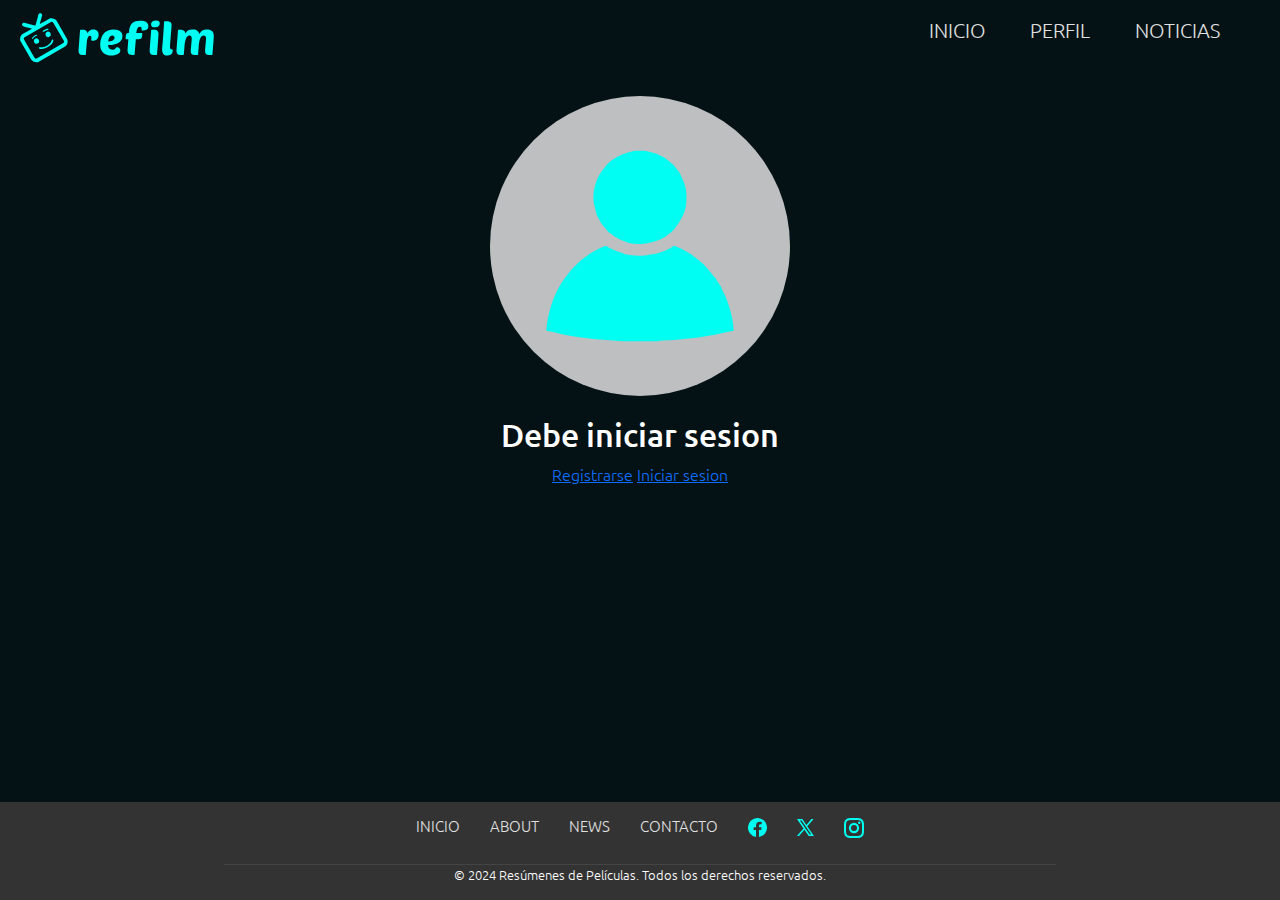
<file: profile.html>
<!DOCTYPE html>
<html lang="en">

<head>
  <meta charset="UTF-8">
  <meta name="viewport" content="width=device-width, initial-scale=1.0">
  <link href="https://cdn.jsdelivr.net/npm/bootstrap@5.3.3/dist/css/bootstrap.min.css" rel="stylesheet"
    integrity="sha384-QWTKZyjpPEjISv5WaRU9OFeRpok6YctnYmDr5pNlyT2bRjXh0JMhjY6hW+ALEwIH" crossorigin="anonymous">
  <link rel="stylesheet" href="css/profile.css">
  <link rel="stylesheet" href="css/styles.css">
  <link rel="stylesheet" href="https://cdnjs.cloudflare.com/ajax/libs/animate.css/4.1.1/animate.min.css">
  <link rel="icon" href="img/favicon.ico">
  <title>Resefimls</title>
</head>

<body>
  <header>
    <a href="/">
      <svg id="logo" viewBox="0 0 6054.3 1562.25" xmlns:xlink="http://www.w3.org/1999/xlink">
        <g>
          <metadata />
          <path
            d="M447.76 1390.35l-318.04 -550.89c-20.15,-34.88 -18.9,-62.21 16.02,-82.36l820.38 -473.64c34.92,-20.19 59.21,-7.57 79.33,27.29l318.07 550.89c22.54,39.08 15.9,63.96 -23.19,86.53l-806.04 465.37c-39.09,22.55 -63.96,15.9 -86.53,-23.19l0 0zm-376.08 -1003.85c19.85,34.37 40.92,32.1 75.59,41.41 30.23,8.09 212.55,55.07 225.44,61.41 -96.91,55.97 -198.3,111.25 -293.47,169.3 -36.23,22.11 -61.38,73.67 -69.25,104.42 -9.99,38.99 -8.58,91 13.04,128.49l326.31 565.17c42.06,72.84 164.18,105.55 236.99,63.5l820.38 -473.61c72.81,-42.06 105.52,-164.18 63.5,-236.99l-326.34 -565.2c-42.3,-73.3 -161.98,-104.75 -229.76,-67.78 -97.9,53.42 -196.47,113.54 -293.38,169.51 0.95,-14.34 51.43,-195.73 59.55,-225.93 9.28,-34.71 21.74,-51.8 1.89,-86.2 -14.97,-25.97 -51.21,-34 -79.97,-17.4 -28.06,16.21 -34.52,64.82 -41.2,89.78 -9.96,37.09 -70.88,272.92 -78.05,287.5 -16.17,-1.07 -249.42,-65.82 -286.12,-75.66 -29.71,-7.96 -71.21,-26.46 -102.61,-8.33 -25.55,14.73 -37.43,50.79 -22.54,76.61l0 0zm847.24 647.77c173.76,-133.24 125.55,-248.2 81.41,-194.84 -10.75,13.02 -14.55,60.65 -67.91,114.5 -177.16,178.94 -321.86,88.12 -342.96,122.43 -36.52,59.39 164.14,84.69 329.46,-42.09zm-103.66 -427.6c-62.57,63.8 37.16,214.23 133.03,114.34 52.69,-54.82 -40.61,-208.56 -133.03,-114.34zm-363.37 209.76c-59.57,63.96 38.87,212.97 133.06,114.53 57.5,-60.07 -45.94,-207.98 -133.06,-114.53zm438.85 -301.04c17.33,-63.37 -170.43,22.24 -179.62,49.29 -19.97,58.72 71.31,-5.64 87.02,-12.81 23.89,-10.87 87.76,-18.77 92.6,-36.48zm-482.31 281.59c79.09,-86.04 132.75,-75.51 125.03,-106.29 -12.25,-48.89 -121.79,48.52 -137.62,65.24 -49.07,51.83 -9.99,65.58 12.59,41.05l0 0zm1883.03 71.46c-5.74,0 -12.18,-0.25 -19.33,-0.72 -7.17,-0.48 -14.08,-1.42 -20.76,-2.86 -6.68,-1.44 -12.41,-3.35 -17.17,-5.73 -4.77,-2.38 -7.15,-5.48 -7.15,-9.3 0,-12.41 0.47,-23.85 1.42,-34.35 0.96,-10.5 1.43,-21.47 1.43,-32.92 0,-20.99 -2.85,-38.17 -8.59,-51.52 -5.73,-13.38 -17.17,-20.05 -34.35,-20.05 -26.71,0 -48.9,17.41 -66.55,52.25 -17.65,34.83 -28.86,87.06 -33.65,156.73 -1.89,30.53 -4.53,65.12 -7.86,103.77 -3.35,38.64 -6.44,75.85 -9.31,111.64 -2.86,35.79 -5.24,67.51 -7.15,95.18 -1.91,27.68 -2.86,45.81 -2.86,54.4 0,9.54 -3.35,16.69 -10.03,21.47 -6.67,4.77 -13.82,7.15 -21.47,7.15l-51.52 0c-29.59,0 -53.68,-3.09 -72.29,-9.3 -18.6,-6.2 -33.39,-15.02 -44.36,-26.49 -10.97,-11.44 -18.61,-25.52 -22.91,-42.21 -4.29,-16.7 -6.44,-36.02 -6.44,-57.97 0,-14.32 0.71,-34.59 2.15,-60.84 1.43,-26.24 4.05,-62.5 7.88,-108.77 3.8,-46.29 8.35,-104.97 13.59,-176.05 5.24,-71.11 11.68,-159.14 19.32,-264.1 1.91,-27.66 11.94,-41.51 30.06,-41.51l55.82 0c26.71,0 49.15,2.86 67.27,8.59 18.14,5.73 32.93,13.59 44.37,23.62 11.45,10.02 19.8,21.71 25.06,35.06 5.24,13.37 8.82,27.2 10.73,41.52 11.45,-21.94 25.04,-40.79 40.8,-56.55 15.74,-15.74 32.2,-28.62 49.38,-38.64 17.17,-10.01 34.82,-17.18 52.95,-21.47 18.14,-4.3 34.84,-6.44 50.1,-6.44 18.13,0 36.5,3.34 55.1,10.02 18.61,6.68 35.55,16.7 50.82,30.06 15.26,13.35 27.43,30.53 36.5,51.53 9.06,20.99 13.59,45.81 13.59,74.43 0,25.77 -3.81,50.09 -11.45,73 -7.62,22.91 -18.61,43.18 -32.91,60.83 -14.32,17.64 -31.73,31.49 -52.26,41.52 -20.5,10 -43.17,15.02 -67.97,15.02zm563.05 459.46c-41.98,0 -83.73,-5.26 -125.24,-15.75 -41.5,-10.5 -78.73,-28.63 -111.64,-54.39 -32.91,-25.76 -59.89,-60.12 -80.88,-103.06 -20.98,-42.93 -31.48,-96.85 -31.48,-161.73 0,-23.87 1.91,-52.5 5.72,-85.88 3.81,-33.4 11.23,-67.76 22.19,-103.06 10.97,-35.31 26.25,-70.38 45.8,-105.2 19.56,-34.83 45.1,-66.08 76.58,-93.76 31.48,-27.66 69.66,-50.11 114.51,-67.28 44.84,-17.17 98.28,-25.76 160.31,-25.76 49.62,0 91.6,5.72 125.95,17.17 34.35,11.45 62.03,26.97 83.02,46.52 20.99,19.56 36.27,42.24 45.81,68 9.54,25.76 14.31,53.44 14.31,83.02 0,43.89 -8.83,81.1 -26.48,111.65 -17.64,30.52 -40.56,56.05 -68.7,76.56 -28.15,20.51 -59.41,36.51 -93.76,47.96 -34.35,11.45 -68.23,20.28 -101.62,26.48 -33.4,6.2 -64.18,10.02 -92.32,11.44 -28.14,1.43 -49.85,2.15 -65.14,2.15 0,18.14 2.64,36.03 7.88,53.67 5.25,17.65 13.12,33.18 23.62,46.53 10.49,13.35 24.32,24.33 41.5,32.91 17.18,8.59 38.17,12.88 62.99,12.88 24.8,0 44.13,-4.05 57.97,-12.15 13.83,-8.1 25.04,-17.18 33.62,-27.2 8.59,-10.02 16,-19.09 22.2,-27.2 6.2,-8.11 14.56,-12.16 25.04,-12.16 4.78,0 13.14,1.19 25.05,3.57 11.93,2.38 24.1,7.4 36.5,15.03 12.41,7.63 23.38,18.15 32.92,31.49 9.54,13.36 14.32,30.53 14.32,51.53 0,27.68 -8.6,51.53 -25.77,71.56 -17.17,20.05 -39.35,36.26 -66.56,48.67 -27.2,12.41 -57.49,21.49 -90.88,27.2 -33.4,5.72 -65.85,8.59 -97.34,8.59zm27.2 -625.5c-21,0 -38.88,5.97 -53.68,17.9 -14.78,11.92 -27.19,26.96 -37.2,45.09 -10.01,18.12 -17.66,38.16 -22.91,60.11 -5.24,21.94 -9.3,42.94 -12.17,62.98 59.17,-0.97 107.11,-10.98 143.85,-30.06 36.74,-19.09 55.11,-46.29 55.11,-81.59 0,-19.08 -5.97,-36.27 -17.89,-51.52 -11.92,-15.27 -30.29,-22.91 -55.11,-22.91zm737.69 115.94c-1.9,28.63 -4.3,59.64 -7.15,93.04 -2.86,33.39 -5.74,67.04 -8.59,100.91 -2.86,33.86 -5.49,67.03 -7.88,99.47 -2.39,32.45 -4.54,61.07 -6.44,85.89 -1.9,24.81 -3.57,45.32 -5.01,61.55 -1.43,16.21 -2.07,24.81 -2.14,25.76 -0.87,11.45 -3.34,19.09 -7.15,22.89 -3.83,3.82 -11.95,5.73 -24.35,5.73l-51.53 0c-51.52,0 -87.53,-12.17 -108.06,-36.5 -20.52,-24.32 -30.76,-60.82 -30.76,-109.49 0,-5.73 0.72,-20.04 2.14,-42.94 1.43,-22.91 3.34,-50.35 5.72,-82.3 2.38,-31.96 5.02,-67.52 7.88,-106.64 2.85,-39.12 5.73,-78.25 8.58,-117.37l-67.26 0c-10.5,0 -15.76,-5.24 -15.76,-15.74 0,-7.64 0.49,-18.85 1.44,-33.64 0.94,-14.8 1.8,-29.35 2.85,-43.65 0.85,-11.46 2.65,-23.15 5.03,-35.07 2.38,-11.93 6.68,-22.43 12.88,-31.49 6.2,-9.06 15.5,-16.7 27.91,-22.91 12.39,-6.2 28.62,-9.77 48.65,-10.73l5.73 -57.26c6.21,-61.97 17.41,-114.04 35.07,-156.01 17.66,-41.99 40.8,-75.61 69.43,-100.91 28.62,-25.28 62.73,-43.42 102.33,-54.4 39.6,-10.98 83.73,-16.45 132.4,-16.45 47.71,0 88.5,4.3 122.38,12.88 33.88,8.59 61.32,20.51 82.29,35.78 21,15.27 36.28,33.4 45.82,54.4 9.54,20.99 14.32,43.41 14.32,67.27 0,49.61 -15.53,84.93 -46.53,105.91 -31.02,20.99 -72.76,31.49 -125.25,31.49 -14.3,0 -24.09,-1.19 -29.33,-3.58 -5.25,-2.39 -7.88,-7.86 -7.88,-16.45 0,-31.49 -2.86,-56.3 -8.59,-74.43 -5.72,-18.12 -21.47,-27.21 -47.23,-27.21 -19.09,0 -35.31,5.73 -48.67,17.18 -13.36,11.45 -24.33,26.49 -32.92,45.09 -8.58,18.61 -15.03,39.85 -19.32,63.7 -4.29,23.85 -7.88,48.2 -10.73,73l164.6 0c15.27,0 23.88,6.72 22.89,20.05l-5.71 77.29c-2.11,28.6 -9.79,51.77 -23.62,69.41 -13.83,17.65 -42.23,26.48 -85.17,26.48l-87.31 0zm578.65 495.24c-29.56,0 -53.69,-3.1 -72.29,-9.3 -18.59,-6.19 -33.39,-15.03 -44.36,-26.49 -10.96,-11.44 -18.62,-25.53 -22.91,-42.21 -4.29,-16.69 -6.44,-36.02 -6.44,-57.97 0,-14.32 0.72,-34.59 2.15,-60.84 1.43,-26.23 4.07,-62.51 7.88,-108.77 3.8,-46.28 8.35,-104.97 13.59,-176.05 5.23,-71.1 12.17,-159.11 19.32,-264.1 1.43,-20.95 3.35,-33.41 7.15,-37.21 2.86,-2.86 10.5,-4.3 22.91,-4.3l55.82 0c29.58,0 53.68,2.87 72.29,8.59 18.59,5.72 33.39,14.33 44.36,25.77 10.98,11.44 18.62,25.29 22.91,41.52 4.28,16.2 6.44,34.35 6.44,54.38 0,14.32 -0.96,35.8 -2.86,64.41 -1.9,28.62 -4.55,67.51 -7.88,116.65 -3.33,49.14 -7.87,110.23 -13.59,183.22 -5.72,72.99 -12.88,161.03 -21.47,264.08 -0.95,11.44 -3.36,19.08 -7.17,22.89 -3.81,3.81 -11.93,5.73 -24.33,5.73l-51.52 0zm-101.62 -956.14c0,-38.15 13.83,-68.22 41.5,-90.17 27.66,-21.95 64.88,-32.92 111.64,-32.92 41.03,0 70.86,8.35 89.47,25.06 18.59,16.69 27.91,38.88 27.91,66.55 0,35.3 -13.13,64.65 -39.37,88.03 -26.24,23.37 -64.65,35.06 -115.21,35.06 -77.3,0 -115.94,-30.53 -115.94,-91.61zm510.2 969.03c-59.17,0 -101.64,-15.75 -127.4,-47.24 -25.76,-31.49 -38.65,-83.5 -38.65,-156.02 0,-11.45 0.73,-25.77 2.15,-42.94 1.42,-17.17 3.35,-39.36 5.73,-66.56 2.38,-27.17 5.49,-60.83 9.3,-100.91 3.81,-40.06 7.88,-88.74 12.17,-145.99 4.29,-57.24 9.08,-124.53 14.32,-201.82 5.24,-77.29 10.92,-166.99 16.45,-269.09 1.14,-20.97 3.35,-33.41 7.17,-37.22 2.85,-2.85 10.5,-4.29 22.89,-4.29l55.82 0c28.64,0 52.5,3.35 71.58,10.02 19.08,6.67 34.35,15.75 45.79,27.2 11.44,11.44 19.56,24.57 24.33,39.36 4.77,14.79 7.17,30.29 7.17,46.52 0,19.09 -1.21,46.51 -3.58,82.3 -2.38,35.78 -5.49,76.11 -9.3,120.94 -3.82,44.84 -7.65,91.61 -11.46,140.28 -3.82,48.67 -7.63,95.19 -11.45,139.56 -3.81,44.37 -6.92,84.21 -9.3,119.52 -2.37,35.29 -3.58,62.01 -3.58,80.15 0,24.81 4.53,42.47 13.59,52.96 9.07,10.5 18.86,17.89 29.35,22.18 10.49,4.29 20.29,7.15 29.35,8.59 9.06,1.44 13.59,4.53 13.59,9.3 0,20.99 -2.39,41.76 -7.15,62.26 -4.77,20.52 -13.37,39.14 -25.77,55.82 -12.4,16.7 -29.34,30.06 -50.81,40.09 -21.47,10.02 -48.91,15.03 -82.3,15.03zm531.61 -270.53c-2.76,43.88 -6.21,85.65 -10.02,125.24 -3.82,39.6 -6.55,74.21 -8.59,103.78 -0.79,11.45 -3.35,19.09 -7.15,22.89 -3.82,3.81 -11.96,5.73 -24.35,5.73l-51.53 0c-29.55,0 -53.68,-3.1 -72.27,-9.3 -18.6,-6.19 -33.41,-15.04 -44.37,-26.49 -10.96,-11.44 -18.63,-25.53 -22.91,-42.21 -4.29,-16.69 -6.44,-36.02 -6.44,-57.97 0,-14.32 0.73,-34.6 2.14,-60.84 1.42,-26.23 4.07,-62.51 7.88,-108.77 3.82,-46.28 8.36,-104.98 13.6,-176.05 5.24,-71.1 12.17,-159.11 19.32,-264.1 1.42,-20.94 3.35,-33.39 7.17,-37.21 2.85,-2.86 10.49,-4.3 22.89,-4.3l55.82 0c28.64,0 52.02,3.36 70.14,10.03 18.13,6.67 32.93,15.27 44.38,25.76 11.44,10.49 19.56,22.9 24.32,37.21 4.76,14.31 7.64,29.11 8.59,44.38 27.67,-51.53 59.17,-86.37 94.47,-104.49 35.3,-18.13 76.82,-27.2 124.52,-27.2 25.77,0 50.6,2.41 74.44,7.16 23.84,4.76 45.33,12.89 64.41,24.33 19.08,11.44 35.31,26.48 48.67,45.09 13.35,18.6 22.89,42.23 28.62,70.85 29.59,-55.35 62.03,-93.77 97.33,-115.23 35.3,-21.46 79.67,-32.2 133.11,-32.2 29.59,0 57.97,3.11 85.17,9.31 27.2,6.2 50.82,16.94 70.85,32.2 20.04,15.27 36.03,36.04 47.95,62.27 11.91,26.23 17.9,58.91 17.9,98.05 0,29.57 -1.44,65.84 -4.3,108.77 -2.85,42.93 -6.21,89.47 -10.02,139.56 -3.81,50.09 -8.12,101.64 -12.88,154.58 -4.76,52.95 -8.32,103.8 -11.45,152.44 -0.67,10.5 -1.92,18.62 -2.87,24.34 -0.95,5.71 -2.63,10.02 -5,12.88 -2.38,2.85 -5.98,4.77 -10.74,5.72 -4.76,0.94 -11.46,1.43 -20.03,1.43l-45.82 0c-30.51,0 -55.35,-2.86 -74.41,-8.58 -19.08,-5.73 -33.88,-13.83 -44.38,-24.33 -10.5,-10.5 -17.9,-23.63 -22.18,-39.37 -4.29,-15.74 -6.44,-33.63 -6.44,-53.68 0,-12.39 0.72,-30.07 2.14,-52.95 1.42,-22.9 3.34,-47.73 5.72,-74.43 2.37,-26.72 4.78,-54.4 7.17,-83.03 2.38,-28.61 4.77,-55.1 7.15,-79.44 2.37,-24.31 4.31,-45.56 5.73,-63.68 1.42,-18.13 2.14,-30.06 2.14,-35.79 0,-24.81 -5.02,-46.77 -15.02,-65.84 -10.01,-19.08 -29.35,-28.62 -57.97,-28.62 -24.82,0 -46.3,8.12 -64.41,24.32 -18.13,16.22 -33.41,38.66 -45.82,67.29 -12.39,28.61 -22.43,62.5 -30.06,101.62 -7.62,39.1 -12.85,81.59 -15.73,127.38 -1.87,29.58 -4.3,63.47 -7.15,101.63 -2.86,38.15 -6,85.9 -10.03,143.13 -0.74,10.5 -1.91,18.62 -2.86,24.34 -0.94,5.71 -2.64,10.02 -5.02,12.88 -2.37,2.85 -5.98,4.77 -10.73,5.72 -4.76,0.94 -11.47,1.43 -20.04,1.43l-45.81 0c-30.51,0 -55.34,-2.86 -74.42,-8.58 -19.08,-5.73 -33.88,-13.83 -44.38,-24.33 -10.49,-10.5 -17.89,-23.63 -22.17,-39.37 -4.29,-15.74 -6.45,-33.63 -6.45,-53.68 0,-19.09 1.68,-47.01 5.01,-83.73 3.33,-36.73 6.69,-74.92 10.02,-114.5 3.33,-39.6 6.68,-77.31 10.01,-113.09 3.33,-35.76 5.02,-61.79 5.02,-78 0,-24.81 -5.02,-46.77 -15.03,-65.84 -10.01,-19.08 -29.35,-28.62 -57.97,-28.62 -25.76,0 -47.72,9.53 -65.84,28.62 -18.12,19.07 -33.17,44.62 -45.09,76.58 -11.92,31.95 -21.47,69.42 -28.62,112.35 -7.15,42.93 -12.09,87.82 -15.03,134.55z" />
        </g>
      </svg>

      <svg id="logo2" xmlns="http://www.w3.org/2000/svg" xml:space="preserve" version="1.1"
        style="shape-rendering:geometricPrecision; text-rendering:geometricPrecision; image-rendering:optimizeQuality; fill-rule:evenodd; clip-rule:evenodd"
        viewBox="0 0 1510.48 1560.45" xmlns:xlink="http://www.w3.org/1999/xlink">
        <g>
          <metadata />
          <path
            d="M447.24 1388.74l-317.67 -550.25c-20.13,-34.85 -18.88,-62.14 16,-82.27l819.43 -473.09c34.88,-20.16 59.14,-7.56 79.24,27.26l317.7 550.25c22.52,39.04 15.88,63.89 -23.16,86.44l-805.11 464.83c-39.04,22.51 -63.88,15.88 -86.43,-23.17l0 0zm-375.65 -1002.69c19.83,34.33 40.88,32.06 75.51,41.37 30.2,8.07 212.3,55.01 225.18,61.34 -96.8,55.9 -198.07,111.12 -293.13,169.1 -36.19,22.09 -61.31,73.58 -69.18,104.3 -9.97,38.94 -8.56,90.89 13.04,128.34l325.93 564.51c42,72.76 163.99,105.44 236.71,63.43l819.43 -473.06c72.73,-42.01 105.4,-163.99 63.42,-236.72l-325.96 -564.54c-42.25,-73.21 -161.78,-104.63 -229.49,-67.71 -97.78,53.36 -196.24,113.42 -293.04,169.32 0.95,-14.32 51.37,-195.51 59.48,-225.67 9.27,-34.67 21.72,-51.74 1.89,-86.1 -14.96,-25.94 -51.15,-33.96 -79.88,-17.38 -28.02,16.19 -34.48,64.74 -41.15,89.68 -9.94,37.05 -70.8,272.6 -77.96,287.16 -16.15,-1.07 -249.13,-65.74 -285.79,-75.57 -29.67,-7.95 -71.13,-26.43 -102.49,-8.32 -25.51,14.72 -37.39,50.73 -22.52,76.52l0 0zm846.26 647.03c173.57,-133.09 125.41,-247.92 81.33,-194.62 -10.74,13 -14.54,60.58 -67.83,114.37 -176.97,178.73 -321.5,88.02 -342.58,122.28 -36.47,59.33 163.96,84.6 329.08,-42.03zm-103.53 -427.11c-62.51,63.73 37.11,213.98 132.87,114.21 52.63,-54.77 -40.56,-208.32 -132.87,-114.21zm-362.95 209.51c-59.51,63.89 38.83,212.73 132.91,114.4 57.42,-60 -45.9,-207.74 -132.91,-114.4zm438.34 -300.68c17.31,-63.31 -170.23,22.21 -179.41,49.22 -19.95,58.65 71.22,-5.63 86.92,-12.79 23.86,-10.86 87.65,-18.75 92.49,-36.43zm-481.75 281.26c78.99,-85.95 132.6,-75.42 124.88,-106.17 -12.23,-48.83 -121.64,48.46 -137.46,65.17 -49.01,51.77 -9.97,65.5 12.58,41l0 0z" />
        </g>
      </svg>
    </a>
    <nav>
      <label for="nav-toggle">&#9776;</label>
      <input type="checkbox" id="nav-toggle">

      <ul>
        <li>
          <a href="index.html" class="btn-shine"><span>Inicio</span></a>
        </li>
        <li><a href="profile.html" class="btn-shine"><span>Perfil</span></a></li>
        <li>
          <a href="news.html" class="btn-shine"><span>noticias</span></a>
        </li>
      </ul>
    </nav>
  </header>
  <main>
    <section class="center">
      <svg xmlns="http://www.w3.org/2000/svg" xml:space="preserve" style="margin-bottom: 20px;" width="300px"
        height="300px" version="1.1"
        style="shape-rendering:geometricPrecision; text-rendering:geometricPrecision; image-rendering:optimizeQuality; fill-rule:evenodd; clip-rule:evenodd"
        viewBox="0 0 2360.32 2360.32" xmlns:xlink="http://www.w3.org/1999/xlink"
        xmlns:xodm="http://www.corel.com/coreldraw/odm/2003">
        <defs>
          <style type="text/css">
            <![CDATA[
            .fil0 {
              fill: #BDBFC1
            }

            .fil1 {
              fill: #00FFF2
            }
            ]]>
          </style>
        </defs>
        <g id="Capa_x0020_1">
          <metadata id="CorelCorpID_0Corel-Layer" />
          <circle class="fil0" cx="1180.16" cy="1180.16" r="1180.16" />
          <g id="_2102957022464">
            <path class="fil1"
              d="M808.34 1228.29c-22.49,10.2 -74.06,48.46 -93.43,65.23 -62.28,53.91 -108.27,107.92 -153.62,179.75 -63.61,100.74 -108.21,235.71 -118.72,373.7 43.71,6.14 97.13,22.41 143.84,30.84 101.17,18.24 198.95,32.26 302.3,39.63l159.85 12.12 271.53 0c10.45,-4.61 63.92,-6.2 78.47,-7.01 120.99,-6.75 261.59,-22.65 378.84,-45.5 45.6,-8.89 97.83,-23.91 140.35,-30.08 -4.71,-100.88 -36.24,-206.06 -73.79,-289.23 -8.52,-17.85 -25.53,-40.97 -25.7,-58.83 -4.25,-3.68 -3.68,-2.77 -7.79,-7.45 -0.9,-1.02 -4.82,-6.28 -5.7,-7.68 -3.16,-4.98 -4.15,-8.12 -6.61,-13.32 -8.84,-10.66 -21.58,-24.63 -21.54,-38.17 -1.08,-0.58 -2.32,-1.58 -3.02,-2.13 -0.7,-0.55 -2.11,-1.49 -2.93,-2.18 -0.78,-0.65 -1.88,-1.48 -2.69,-2.22 -3.76,-3.41 -61.53,-76.85 -96.27,-110.29l-10.53 -7.17c-9.8,-7.74 -15.2,-13.79 -25.6,-21.69 -5.34,-4.06 -20.53,-15.94 -24.77,-19.95 -12.58,-10.52 -13.4,-5.1 -14.34,-14.69 -12.23,-3.43 -40.27,-20.16 -48.11,-26.94 -25.2,-13.96 -61.05,-33.26 -87.32,-43.32 -17.62,-6.74 -21.64,3.35 -40.87,13.37 -13.64,7.12 -26.19,13.27 -42.71,21.62l-70.78 24.98c-41.3,4.07 -70.43,14.47 -118.22,14.6 -25.54,1.62 -122.59,-5.51 -137.39,-17.96l-57 -18.36c-20.04,-5.9 -35.44,-15.09 -51.2,-23.24 -16.64,-8.61 -26.59,-21.09 -43.58,-14.98 -19.8,7.12 -77.1,35.95 -90.95,46.55z" />
            <path class="fil1"
              d="M838.64 934.5c2.77,2.8 22.19,42.06 28.34,52.52l5.92 14.09c2.92,1.08 2,0.39 6.35,5.36l55 67.65c14.46,4.39 15.82,8.89 29.42,18.75 9.3,6.75 16.94,11.78 27.3,18.32 18.52,11.71 42.54,24.09 68.43,31.62 57.95,38.28 209.56,23.49 294.37,-22.02 13.18,-7.07 25.76,-14.81 38.43,-24.19 13.5,-10 23.58,-19.55 38.66,-26.61 1.82,-6.98 -1.23,-2.61 4.88,-8.97 7,-7.28 2.26,-3.22 8.95,-4.86 5.62,-11.16 0.92,-3.39 9.46,-14.23 45.72,-57.99 88.7,-131.46 90.25,-207.35 4.84,-46.76 -0.54,-108.23 -15.7,-145.72l-30.3 -71.88c-15.49,-29.37 -33.18,-44.91 -49.8,-67.27 -14.8,-19.93 -14.55,-13.42 -30.15,-28.31 -81.95,-78.22 -180.85,-82.33 -198.28,-90.64l-80.02 0 -41.85 9.68c-67.06,15.68 -123.53,47.69 -173.02,93.4l-48.37 59.97c-30.24,44.3 -50.13,93.04 -59.32,152.55 -13.13,85.07 7.29,118.19 21.05,188.14z" />
          </g>
        </g>
      </svg>
      <h2>
        Debe iniciar sesion
      </h2>
      <div class="btns">
        <a href="register.html" class="btn-cancel">Registrarse</a>
        <a href="login.html" class="btn-cancel">Iniciar sesion</a>
      </div>
    </section>
    <script></script>
  </main>
  <footer>
    <div class="center">
      <nav>
        <ul class="flex j-center">
          <li><a href="index.html">Inicio</a></li>
          <li><a href="404.html">About</a></li>
          <li><a href="news.html">News</a></li>
          <li><a href="contact.html">Contacto</a></li>
          <li>
            <a href="https://www.facebook.com/" target="_blank">
              <svg class="redes" aria-hidden="true" role="presentation" width="19" height="19"
                xmlns="http://www.w3.org/2000/svg">
                <path
                  d="M9.5 0a9.5 9.5 0 0 0-1.48 18.89V12H5.6V9.25h2.42V7.41c0-2.38 1.41-3.7 3.58-3.7 1.04 0 2.13.19 2.13.19v2.33h-1.2c-1.18 0-1.54.74-1.54 1.49v1.53h2.63L13.2 12h-2.21v6.89A9.5 9.5 0 0 0 9.5 0Z">
                </path>
              </svg>
            </a>
          </li>
          <li>
            <a href="https://x.com/" target="_blank">
              <svg class="redes" aria-hidden="true" role="presentation" xmlns="http://www.w3.org/2000/svg" width="17"
                height="17">
                <path fill-rule="nonzero"
                  d="m5.4 0 4 6 5-6h2.1l-.3.4-5.9 6.8 6.5 9.5.2.3h-5.3l-4.3-6.3L2 16.9 2 17H0l.3-.4 6.2-7.2L.3.4 0 0h5.3Zm-1 1.5H2.9l4.9 7 .6.9 4.3 6.1h1.6l-5-7.3-.7-.9-4-5.8Z">
                </path>
              </svg>
            </a>
          </li>
          <li>
            <a href="https://www.instagram.com/" target="_blank">
              <svg class="redes" aria-hidden="true" role="presentation" width="20" height="20"
                xmlns="http://www.w3.org/2000/svg">
                <path
                  d="M14.12.06c1.07.05 1.8.22 2.43.46.66.26 1.21.6 1.77 1.16.56.55.9 1.11 1.15 1.77.25.63.42 1.36.47 2.43.04.94.06 1.32.06 3.3v1.37c0 1.54 0 2.19-.03 2.77v.22l-.03.58a7.34 7.34 0 0 1-.47 2.43 4.9 4.9 0 0 1-1.15 1.77 4.9 4.9 0 0 1-1.77 1.16c-.64.24-1.36.41-2.43.46l-.61.03h-.23c-.5.02-1.06.03-2.21.03H9.2c-2 0-2.37-.02-3.32-.06a7.34 7.34 0 0 1-2.43-.46 4.9 4.9 0 0 1-1.77-1.16 4.9 4.9 0 0 1-1.16-1.77 7.34 7.34 0 0 1-.46-2.43l-.03-.61v-.2A60.9 60.9 0 0 1 0 11.5V8.75C0 7.7.01 7.17.03 6.7v-.2l.03-.61C.1 4.8.28 4.08.52 3.45a4.9 4.9 0 0 1 1.16-1.77A4.9 4.9 0 0 1 3.45.52 7.34 7.34 0 0 1 5.88.06l.61-.03h.2C7.12 0 7.6 0 8.5 0h2.74c1.62 0 2 .02 2.88.06ZM11.02 2H8.97c-1.7 0-2.05.02-2.92.06a5.4 5.4 0 0 0-1.82.33c-.45.18-.78.39-1.12.73-.34.34-.55.67-.73 1.12-.13.35-.3.86-.33 1.82C2.02 6.93 2 7.29 2 8.98v2.04c0 1.7.02 2.05.06 2.92.04.95.2 1.47.33 1.81.18.46.39.78.73 1.13.34.34.67.55 1.12.73.35.13.86.29 1.82.33.83.04 1.2.05 2.7.06h2.47c1.51 0 1.87-.02 2.71-.06a5.4 5.4 0 0 0 1.81-.33c.46-.18.78-.4 1.12-.73.35-.35.56-.67.73-1.13.14-.34.3-.86.34-1.8a49 49 0 0 0 .06-2.72V8.77a49 49 0 0 0-.06-2.71 5.4 5.4 0 0 0-.34-1.82 3.02 3.02 0 0 0-.73-1.12 3.02 3.02 0 0 0-1.12-.73 5.4 5.4 0 0 0-1.81-.33c-.88-.04-1.23-.06-2.93-.06ZM10 4.86a5.14 5.14 0 1 1 0 10.28 5.14 5.14 0 0 1 0-10.28ZM10 7a3 3 0 1 0 0 6 3 3 0 0 0 0-6Zm5.25-3.5a1.25 1.25 0 1 1 0 2.5 1.25 1.25 0 0 1 0-2.5Z">
                </path>
              </svg>
            </a>
          </li>
        </ul>
      </nav>
    </div>
    <div class="center footer-bottom">
      <p>&copy; 2024 Resúmenes de Películas. Todos los derechos reservados.</p>
    </div>
  </footer>
</body>

</html>
</file>
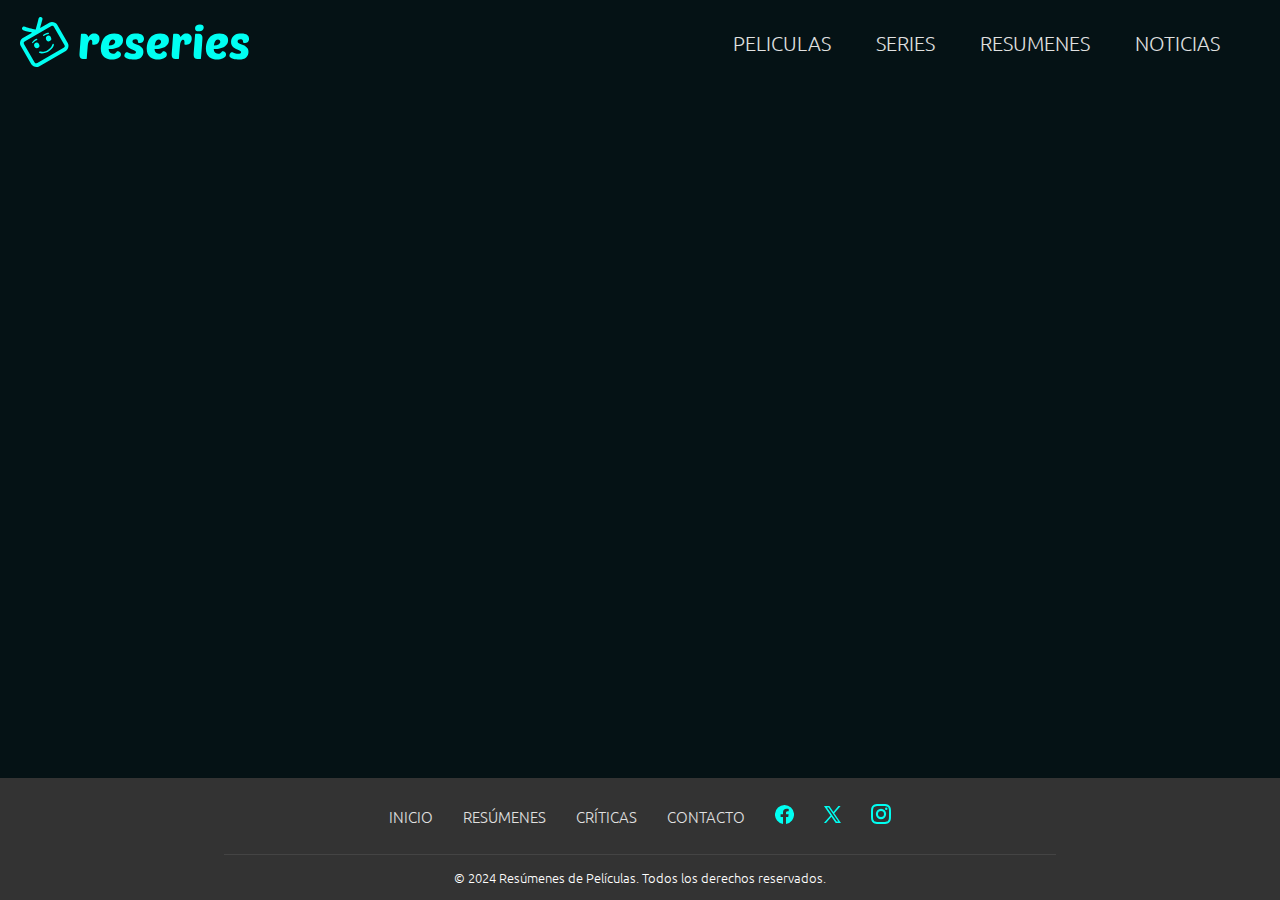
<file: rw-abigail.html>
<!DOCTYPE html>
<html lang="en">

<head>
    <meta charset="UTF-8">
    <meta name="viewport" content="width=device-width, initial-scale=1.0">
    <link rel="stylesheet" href="css/styles.css">
    <link rel="icon" href="img/favicon.ico">
    <title>Contacto</title>
</head>

<body>
    <header>
        <a href="index.html">
            <svg id="logo" xmlns="http://www.w3.org/2000/svg" xml:space="preserve" height="50px" version="1.1"
                style="shape-rendering:geometricPrecision; text-rendering:geometricPrecision; image-rendering:optimizeQuality; fill-rule:evenodd; clip-rule:evenodd"
                viewBox="0 0 2289.91 499.78" xmlns:xlink="http://www.w3.org/1999/xlink"
                xmlns:xodm="http://www.corel.com/coreldraw/odm/2003">
                <g id="Capa_x0020_1">
                    <metadata id="CorelCorpID_0Corel-Layer" />
                    <path
                        d="M144.87 451.32l-103.83 -179.85c-6.58,-11.39 -6.17,-20.31 5.23,-26.89l267.83 -154.63c11.4,-6.59 19.33,-2.47 25.9,8.91l103.84 179.85c7.36,12.76 5.19,20.88 -7.57,28.25l-263.15 151.93c-12.76,7.36 -20.88,5.19 -28.25,-7.57zm-122.78 -327.73c6.48,11.22 13.36,10.48 24.68,13.52 9.87,2.64 69.39,17.98 73.6,20.05 -31.64,18.27 -64.74,36.32 -95.81,55.27 -11.83,7.22 -20.04,24.05 -22.61,34.09 -3.26,12.73 -2.8,29.71 4.26,41.95l106.53 184.51c13.73,23.78 53.6,34.46 77.37,20.73l267.83 -154.62c23.77,-13.73 34.45,-53.6 20.73,-77.37l-106.54 -184.52c-13.81,-23.93 -52.88,-34.2 -75.01,-22.13 -31.96,17.44 -64.14,37.07 -95.78,55.34 0.31,-4.68 16.79,-63.9 19.44,-73.76 3.03,-11.33 7.1,-16.91 0.62,-28.14 -4.89,-8.48 -16.72,-11.1 -26.11,-5.68 -9.16,5.29 -11.27,21.16 -13.45,29.31 -3.25,12.11 -23.14,89.1 -25.48,93.86 -5.28,-0.35 -81.43,-21.49 -93.41,-24.7 -9.7,-2.6 -23.25,-8.64 -33.5,-2.72 -8.34,4.81 -12.22,16.58 -7.36,25.01zm276.6 211.48c56.73,-43.5 40.99,-81.03 26.58,-63.61 -3.51,4.25 -4.75,19.8 -22.17,37.38 -57.84,58.42 -105.08,28.77 -111.97,39.97 -11.92,19.39 53.59,27.65 107.56,-13.74zm-33.84 -139.6c-20.43,20.83 12.13,69.94 43.43,37.33 17.2,-17.9 -13.26,-68.09 -43.43,-37.33zm-118.63 68.48c-19.45,20.88 12.69,69.53 43.44,37.39 18.77,-19.61 -15,-67.9 -43.44,-37.39zm143.27 -98.28c5.66,-20.69 -55.64,7.26 -58.64,16.09 -6.52,19.17 23.28,-1.84 28.41,-4.18 7.8,-3.55 28.65,-6.13 30.23,-11.91zm-157.46 91.93c25.82,-28.09 43.34,-24.65 40.82,-34.7 -4,-15.96 -39.76,15.84 -44.93,21.3 -16.02,16.92 -3.26,21.41 4.11,13.4zm610.13 20.23c-1.84,0 -3.9,-0.08 -6.19,-0.23 -2.29,-0.16 -4.5,-0.46 -6.64,-0.92 -2.13,-0.46 -3.97,-1.07 -5.49,-1.83 -1.53,-0.77 -2.29,-1.76 -2.29,-2.98 0,-3.97 0.15,-7.63 0.46,-10.99 0.3,-3.36 0.45,-6.87 0.45,-10.53 0,-6.72 -0.91,-12.21 -2.74,-16.48 -1.83,-4.28 -5.5,-6.42 -10.99,-6.42 -8.55,0 -15.65,5.58 -21.3,16.72 -5.64,11.14 -9.23,27.85 -10.76,50.14 -0.61,9.77 -1.45,20.84 -2.52,33.2 -1.06,12.36 -2.06,24.27 -2.97,35.72 -0.92,11.44 -1.68,21.59 -2.29,30.45 -0.61,8.85 -0.92,14.65 -0.92,17.4 0,3.05 -1.07,5.34 -3.2,6.87 -2.14,1.52 -4.43,2.29 -6.87,2.29l-16.49 0c-9.46,0 -17.17,-1 -23.12,-2.98 -5.95,-1.98 -10.69,-4.81 -14.2,-8.47 -3.51,-3.67 -5.95,-8.17 -7.32,-13.51 -1.38,-5.34 -2.06,-11.52 -2.06,-18.55 0,-4.57 0.23,-11.06 0.68,-19.46 0.46,-8.39 1.3,-19.99 2.52,-34.8 1.22,-14.81 2.67,-33.58 4.35,-56.32 1.68,-22.74 3.74,-50.91 6.18,-84.49 0.61,-8.85 3.82,-13.28 9.62,-13.28l17.86 0c8.55,0 15.72,0.92 21.52,2.75 5.8,1.83 10.53,4.35 14.2,7.56 3.66,3.2 6.33,6.94 8.01,11.21 1.68,4.28 2.82,8.71 3.43,13.29 3.67,-7.03 8.02,-13.06 13.05,-18.09 5.04,-5.04 10.31,-9.16 15.8,-12.37 5.5,-3.2 11.14,-5.49 16.95,-6.87 5.8,-1.37 11.14,-2.06 16.02,-2.06 5.8,0 11.68,1.07 17.63,3.21 5.96,2.14 11.38,5.34 16.26,9.62 4.88,4.27 8.78,9.76 11.68,16.48 2.89,6.72 4.35,14.65 4.35,23.81 0,8.24 -1.23,16.03 -3.67,23.36 -2.44,7.32 -5.95,13.81 -10.53,19.46 -4.58,5.64 -10.15,10.07 -16.71,13.28 -6.57,3.2 -13.82,4.81 -21.75,4.81zm177.21 146.98c-13.43,0 -26.79,-1.67 -40.07,-5.03 -13.28,-3.36 -25.18,-9.16 -35.72,-17.4 -10.53,-8.25 -19.15,-19.24 -25.87,-32.97 -6.72,-13.74 -10.07,-30.99 -10.07,-51.75 0,-7.63 0.61,-16.79 1.83,-27.47 1.22,-10.69 3.58,-21.68 7.1,-32.97 3.51,-11.3 8.39,-22.52 14.65,-33.66 6.26,-11.14 14.42,-21.14 24.5,-29.99 10.07,-8.86 22.28,-16.03 36.63,-21.53 14.35,-5.49 31.44,-8.24 51.29,-8.24 15.87,0 29.31,1.84 40.29,5.5 10.99,3.66 19.85,8.62 26.56,14.88 6.72,6.26 11.6,13.51 14.66,21.75 3.05,8.25 4.58,17.1 4.58,26.56 0,14.04 -2.83,25.95 -8.48,35.72 -5.64,9.77 -12.97,17.93 -21.98,24.5 -9,6.56 -19,11.67 -29.99,15.34 -10.99,3.66 -21.83,6.49 -32.51,8.47 -10.69,1.98 -20.53,3.21 -29.54,3.66 -9,0.46 -15.95,0.69 -20.83,0.69 0,5.8 0.84,11.52 2.52,17.17 1.68,5.65 4.19,10.61 7.55,14.88 3.36,4.28 7.79,7.79 13.28,10.54 5.5,2.74 12.21,4.11 20.15,4.11 7.94,0 14.12,-1.29 18.55,-3.89 4.42,-2.59 8.01,-5.49 10.76,-8.69 2.74,-3.21 5.11,-6.11 7.09,-8.71 1.99,-2.59 4.66,-3.89 8.02,-3.89 1.53,0 4.2,0.38 8.01,1.14 3.82,0.77 7.71,2.37 11.68,4.81 3.97,2.45 7.48,5.81 10.53,10.08 3.05,4.27 4.58,9.77 4.58,16.48 0,8.86 -2.75,16.49 -8.24,22.9 -5.5,6.41 -12.6,11.6 -21.3,15.57 -8.7,3.97 -18.39,6.87 -29.07,8.7 -10.69,1.83 -21.07,2.74 -31.14,2.74zm8.7 -200.1c-6.72,0 -12.44,1.9 -17.17,5.72 -4.73,3.82 -8.7,8.62 -11.91,14.43 -3.2,5.8 -5.65,12.21 -7.33,19.23 -1.67,7.02 -2.97,13.74 -3.89,20.14 18.93,-0.3 34.27,-3.51 46.02,-9.61 11.75,-6.11 17.63,-14.81 17.63,-26.1 0,-6.11 -1.91,-11.6 -5.72,-16.49 -3.82,-4.88 -9.7,-7.32 -17.63,-7.32zm235.82 -60.91c25.96,0 45.03,5.12 57.25,15.34 12.21,10.23 18.31,23.28 18.31,39.16 0,13.43 -4.2,23.66 -12.59,30.68 -8.4,7.02 -20.53,10.53 -36.41,10.53 -4.27,0 -7.17,-0.46 -8.7,-1.38 -1.52,-0.91 -2.28,-2.59 -2.28,-5.03 0,-2.75 -0.23,-5.88 -0.69,-9.39 -0.46,-3.51 -1.53,-6.87 -3.21,-10.07 -1.68,-3.21 -4.27,-5.88 -7.78,-8.02 -3.51,-2.13 -8.47,-3.2 -14.89,-3.2 -8.54,0 -15.41,2.06 -20.6,6.18 -5.19,4.12 -7.79,9.23 -7.79,15.34 0,6.41 2.68,11.52 8.02,15.34 5.34,3.82 12.06,7.4 20.15,10.76 8.09,3.36 16.86,6.79 26.33,10.3 9.46,3.51 18.24,8.17 26.33,13.97 8.09,5.8 14.8,13.05 20.15,21.75 5.34,8.7 8.01,19.92 8.01,33.66 0,21.98 -7.79,39.99 -23.36,54.03 -15.56,14.04 -38.92,21.06 -70.06,21.06 -8.55,0 -18.39,-0.68 -29.53,-2.06 -11.14,-1.37 -21.75,-3.51 -31.83,-6.41 -10.07,-2.9 -18.54,-6.79 -25.41,-11.67 -6.87,-4.89 -10.31,-10.99 -10.31,-18.32 0,-2.75 0.54,-6.11 1.61,-10.07 1.07,-3.97 2.75,-7.79 5.04,-11.45 2.28,-3.66 5.03,-6.79 8.24,-9.39 3.2,-2.59 7.1,-3.89 11.67,-3.89 3.67,0 7.03,0.92 10.08,2.75 3.05,1.83 6.64,3.74 10.76,5.72 4.12,1.98 9.23,3.89 15.34,5.73 6.1,1.82 14.2,2.74 24.27,2.74 7.63,0 14.42,-0.92 20.38,-2.74 5.95,-1.84 8.93,-5.96 8.93,-12.37 0,-5.8 -2.45,-10.45 -7.33,-13.96 -4.89,-3.52 -11.07,-6.8 -18.55,-9.85 -7.48,-3.05 -15.57,-6.33 -24.27,-9.84 -8.7,-3.52 -16.78,-8.17 -24.27,-13.97 -7.48,-5.8 -13.66,-13.21 -18.54,-22.21 -4.89,-9.01 -7.33,-20.68 -7.33,-35.03 0,-15.57 3.13,-28.77 9.39,-39.61 6.26,-10.84 14.35,-19.62 24.27,-26.33 9.92,-6.72 21.14,-11.53 33.65,-14.43 12.52,-2.9 25.04,-4.35 37.55,-4.35zm214.31 261.01c-13.43,0 -26.79,-1.67 -40.07,-5.03 -13.28,-3.36 -25.18,-9.16 -35.71,-17.4 -10.54,-8.25 -19.16,-19.24 -25.88,-32.97 -6.71,-13.74 -10.07,-30.99 -10.07,-51.75 0,-7.63 0.61,-16.79 1.83,-27.47 1.22,-10.69 3.59,-21.68 7.1,-32.97 3.51,-11.3 8.39,-22.52 14.65,-33.66 6.26,-11.14 14.43,-21.14 24.5,-29.99 10.07,-8.86 22.29,-16.03 36.63,-21.53 14.35,-5.49 31.45,-8.24 51.29,-8.24 15.87,0 29.31,1.84 40.3,5.5 10.99,3.66 19.84,8.62 26.56,14.88 6.71,6.26 11.6,13.51 14.65,21.75 3.05,8.25 4.58,17.1 4.58,26.56 0,14.04 -2.83,25.95 -8.47,35.72 -5.65,9.77 -12.98,17.93 -21.98,24.5 -9.01,6.56 -19.01,11.67 -30,15.34 -10.99,3.66 -21.82,6.49 -32.51,8.47 -10.68,1.98 -20.53,3.21 -29.53,3.66 -9.01,0.46 -15.96,0.69 -20.84,0.69 0,5.8 0.84,11.52 2.52,17.17 1.68,5.65 4.2,10.61 7.55,14.88 3.36,4.28 7.79,7.79 13.28,10.54 5.5,2.74 12.21,4.11 20.15,4.11 7.94,0 14.12,-1.29 18.55,-3.89 4.42,-2.59 8.01,-5.49 10.76,-8.69 2.75,-3.21 5.11,-6.11 7.1,-8.71 1.98,-2.59 4.65,-3.89 8.01,-3.89 1.53,0 4.2,0.38 8.01,1.14 3.82,0.77 7.71,2.37 11.68,4.81 3.97,2.45 7.48,5.81 10.53,10.08 3.06,4.27 4.58,9.77 4.58,16.48 0,8.86 -2.75,16.49 -8.24,22.9 -5.5,6.41 -12.59,11.6 -21.29,15.57 -8.7,3.97 -18.4,6.87 -29.08,8.7 -10.69,1.83 -21.07,2.74 -31.14,2.74zm8.7 -200.1c-6.72,0 -12.44,1.9 -17.17,5.72 -4.73,3.82 -8.7,8.62 -11.91,14.43 -3.2,5.8 -5.64,12.21 -7.32,19.23 -1.68,7.02 -2.98,13.74 -3.9,20.14 18.93,-0.3 34.27,-3.51 46.02,-9.61 11.76,-6.11 17.64,-14.81 17.64,-26.1 0,-6.11 -1.91,-11.6 -5.73,-16.49 -3.82,-4.88 -9.69,-7.32 -17.63,-7.32zm277.04 53.12c-1.83,0 -3.89,-0.08 -6.18,-0.23 -2.29,-0.16 -4.51,-0.46 -6.64,-0.92 -2.14,-0.46 -3.97,-1.07 -5.5,-1.83 -1.52,-0.77 -2.28,-1.76 -2.28,-2.98 0,-3.97 0.15,-7.63 0.45,-10.99 0.31,-3.36 0.46,-6.87 0.46,-10.53 0,-6.72 -0.91,-12.21 -2.75,-16.48 -1.83,-4.28 -5.49,-6.42 -10.99,-6.42 -8.55,0 -15.64,5.58 -21.29,16.72 -5.65,11.14 -9.24,27.85 -10.76,50.14 -0.61,9.77 -1.45,20.84 -2.52,33.2 -1.07,12.36 -2.06,24.27 -2.98,35.72 -0.91,11.44 -1.68,21.59 -2.29,30.45 -0.61,8.85 -0.91,14.65 -0.91,17.4 0,3.05 -1.07,5.34 -3.21,6.87 -2.13,1.52 -4.43,2.29 -6.87,2.29l-16.48 0c-9.47,0 -17.17,-1 -23.13,-2.98 -5.95,-1.98 -10.68,-4.81 -14.19,-8.47 -3.51,-3.67 -5.95,-8.17 -7.33,-13.51 -1.37,-5.34 -2.06,-11.52 -2.06,-18.55 0,-4.57 0.23,-11.06 0.69,-19.46 0.46,-8.39 1.3,-19.99 2.52,-34.8 1.22,-14.81 2.67,-33.58 4.35,-56.32 1.67,-22.74 3.74,-50.91 6.18,-84.49 0.61,-8.85 3.81,-13.28 9.61,-13.28l17.86 0c8.55,0 15.72,0.92 21.53,2.75 5.79,1.83 10.53,4.35 14.19,7.56 3.66,3.2 6.33,6.94 8.02,11.21 1.67,4.28 2.82,8.71 3.43,13.29 3.66,-7.03 8.01,-13.06 13.05,-18.09 5.04,-5.04 10.3,-9.16 15.8,-12.37 5.49,-3.2 11.14,-5.49 16.94,-6.87 5.8,-1.37 11.14,-2.06 16.03,-2.06 5.8,0 11.67,1.07 17.63,3.21 5.95,2.14 11.37,5.34 16.25,9.62 4.89,4.27 8.78,9.76 11.68,16.48 2.9,6.72 4.35,14.65 4.35,23.81 0,8.24 -1.22,16.03 -3.66,23.36 -2.45,7.32 -5.96,13.81 -10.54,19.46 -4.57,5.64 -10.14,10.07 -16.71,13.28 -6.56,3.2 -13.81,4.81 -21.75,4.81zm118.6 142.41c-9.47,0 -17.17,-1 -23.13,-2.98 -5.95,-1.98 -10.68,-4.81 -14.19,-8.47 -3.51,-3.67 -5.95,-8.17 -7.33,-13.51 -1.37,-5.34 -2.06,-11.52 -2.06,-18.55 0,-4.57 0.23,-11.06 0.69,-19.46 0.46,-8.39 1.3,-19.99 2.52,-34.8 1.22,-14.81 2.67,-33.58 4.35,-56.32 1.68,-22.74 3.74,-50.91 6.18,-84.49 0.31,-6.71 1.07,-10.68 2.29,-11.9 0.92,-0.92 3.36,-1.38 7.33,-1.38l17.85 0c9.47,0 17.17,0.92 23.13,2.75 5.95,1.83 10.68,4.58 14.19,8.24 3.51,3.67 5.96,8.09 7.33,13.28 1.37,5.19 2.06,10.99 2.06,17.4 0,4.58 -0.3,11.45 -0.92,20.61 -0.61,9.16 -1.45,21.6 -2.51,37.32 -1.07,15.72 -2.52,35.26 -4.35,58.61 -1.84,23.36 -4.13,51.52 -6.87,84.49 -0.31,3.66 -1.07,6.1 -2.29,7.33 -1.22,1.22 -3.82,1.83 -7.79,1.83l-16.48 0zm-32.51 -305.89c0,-12.21 4.42,-21.83 13.28,-28.85 8.85,-7.02 20.75,-10.53 35.71,-10.53 13.13,0 22.67,2.67 28.62,8.01 5.96,5.35 8.93,12.44 8.93,21.3 0,11.29 -4.2,20.68 -12.59,28.16 -8.4,7.48 -20.68,11.21 -36.86,11.21 -24.73,0 -37.09,-9.76 -37.09,-29.3zm219.8 310.46c-13.44,0 -26.79,-1.67 -40.07,-5.03 -13.28,-3.36 -25.19,-9.16 -35.72,-17.4 -10.53,-8.25 -19.15,-19.24 -25.87,-32.97 -6.72,-13.74 -10.08,-30.99 -10.08,-51.75 0,-7.63 0.62,-16.79 1.84,-27.47 1.22,-10.69 3.58,-21.68 7.09,-32.97 3.51,-11.3 8.4,-22.52 14.66,-33.66 6.26,-11.14 14.42,-21.14 24.5,-29.99 10.07,-8.86 22.28,-16.03 36.63,-21.53 14.35,-5.49 31.44,-8.24 51.29,-8.24 15.87,0 29.3,1.84 40.29,5.5 10.99,3.66 19.85,8.62 26.56,14.88 6.72,6.26 11.6,13.51 14.66,21.75 3.05,8.25 4.57,17.1 4.57,26.56 0,14.04 -2.82,25.95 -8.47,35.72 -5.64,9.77 -12.97,17.93 -21.98,24.5 -9,6.56 -19,11.67 -29.99,15.34 -10.99,3.66 -21.83,6.49 -32.51,8.47 -10.69,1.98 -20.53,3.21 -29.54,3.66 -9,0.46 -15.95,0.69 -20.83,0.69 0,5.8 0.84,11.52 2.52,17.17 1.67,5.65 4.19,10.61 7.55,14.88 3.36,4.28 7.79,7.79 13.28,10.54 5.5,2.74 12.21,4.11 20.15,4.11 7.94,0 14.12,-1.29 18.54,-3.89 4.43,-2.59 8.02,-5.49 10.76,-8.69 2.75,-3.21 5.12,-6.11 7.1,-8.71 1.99,-2.59 4.66,-3.89 8.01,-3.89 1.53,0 4.2,0.38 8.02,1.14 3.81,0.77 7.71,2.37 11.68,4.81 3.96,2.45 7.48,5.81 10.53,10.08 3.05,4.27 4.58,9.77 4.58,16.48 0,8.86 -2.75,16.49 -8.25,22.9 -5.49,6.41 -12.59,11.6 -21.29,15.57 -8.7,3.97 -18.39,6.87 -29.08,8.7 -10.68,1.83 -21.06,2.74 -31.13,2.74zm8.7 -200.1c-6.72,0 -12.44,1.9 -17.18,5.72 -4.73,3.82 -8.7,8.62 -11.9,14.43 -3.21,5.8 -5.65,12.21 -7.33,19.23 -1.68,7.02 -2.97,13.74 -3.89,20.14 18.93,-0.3 34.27,-3.51 46.02,-9.61 11.75,-6.11 17.63,-14.81 17.63,-26.1 0,-6.11 -1.91,-11.6 -5.72,-16.49 -3.82,-4.88 -9.7,-7.32 -17.63,-7.32zm235.82 -60.91c25.95,0 45.03,5.12 57.24,15.34 12.22,10.23 18.32,23.28 18.32,39.16 0,13.43 -4.2,23.66 -12.59,30.68 -8.4,7.02 -20.53,10.53 -36.41,10.53 -4.27,0 -7.17,-0.46 -8.7,-1.38 -1.52,-0.91 -2.29,-2.59 -2.29,-5.03 0,-2.75 -0.23,-5.88 -0.68,-9.39 -0.46,-3.51 -1.53,-6.87 -3.21,-10.07 -1.68,-3.21 -4.28,-5.88 -7.78,-8.02 -3.52,-2.13 -8.48,-3.2 -14.89,-3.2 -8.54,0 -15.41,2.06 -20.6,6.18 -5.19,4.12 -7.79,9.23 -7.79,15.34 0,6.41 2.67,11.52 8.02,15.34 5.34,3.82 12.05,7.4 20.14,10.76 8.09,3.36 16.87,6.79 26.33,10.3 9.47,3.51 18.25,8.17 26.33,13.97 8.09,5.8 14.81,13.05 20.15,21.75 5.35,8.7 8.02,19.92 8.02,33.66 0,21.98 -7.79,39.99 -23.36,54.03 -15.57,14.04 -38.92,21.06 -70.06,21.06 -8.55,0 -18.39,-0.68 -29.53,-2.06 -11.15,-1.37 -21.76,-3.51 -31.83,-6.41 -10.07,-2.9 -18.55,-6.79 -25.41,-11.67 -6.87,-4.89 -10.31,-10.99 -10.31,-18.32 0,-2.75 0.54,-6.11 1.6,-10.07 1.08,-3.97 2.75,-7.79 5.04,-11.45 2.29,-3.66 5.04,-6.79 8.25,-9.39 3.2,-2.59 7.09,-3.89 11.67,-3.89 3.67,0 7.02,0.92 10.08,2.75 3.05,1.83 6.64,3.74 10.76,5.72 4.12,1.98 9.23,3.89 15.34,5.73 6.1,1.82 14.19,2.74 24.27,2.74 7.63,0 14.42,-0.92 20.37,-2.74 5.96,-1.84 8.93,-5.96 8.93,-12.37 0,-5.8 -2.44,-10.45 -7.32,-13.96 -4.89,-3.52 -11.07,-6.8 -18.55,-9.85 -7.48,-3.05 -15.57,-6.33 -24.27,-9.84 -8.7,-3.52 -16.79,-8.17 -24.27,-13.97 -7.48,-5.8 -13.66,-13.21 -18.54,-22.21 -4.89,-9.01 -7.33,-20.68 -7.33,-35.03 0,-15.57 3.13,-28.77 9.39,-39.61 6.26,-10.84 14.35,-19.62 24.27,-26.33 9.92,-6.72 21.14,-11.53 33.65,-14.43 12.52,-2.9 25.04,-4.35 37.55,-4.35z" />
                </g>
            </svg>
        </a>
        <nav>
            <label for="nav-toggle">&#9776;</label>
            <input type="checkbox" id="nav-toggle">

            <ul>
                <li>
                    <a href="404.html" class="btn-shine"><span>peliculas</span></a>
                </li>
                <li><a href="404.html" class="btn-shine"><span>series</span></a></li>
                <li>
                    <a href="404.html" class="btn-shine">
                        <span>resumenes</span>
                    </a>
                </li>
                <li>
                    <a href="404.html" class="btn-shine"><span>noticias</span></a>
                </li>
            </ul>
        </nav>
    </header>
    <main>
    </main>

    <footer>
        <div class="center">
            <nav>
                <ul class="flex j-center">
                    <li><a href="index.html">Inicio</a></li>
                    <li><a href="404.html">Resúmenes</a></li>
                    <li><a href="404.html">Críticas</a></li>
                    <li><a href="contact.html">Contacto</a></li>
                    <li>
                        <a href="https://www.facebook.com/" target="_blank">
                            <svg class="redes" aria-hidden="true" role="presentation" width="19" height="19"
                                xmlns="http://www.w3.org/2000/svg">
                                <path
                                    d="M9.5 0a9.5 9.5 0 0 0-1.48 18.89V12H5.6V9.25h2.42V7.41c0-2.38 1.41-3.7 3.58-3.7 1.04 0 2.13.19 2.13.19v2.33h-1.2c-1.18 0-1.54.74-1.54 1.49v1.53h2.63L13.2 12h-2.21v6.89A9.5 9.5 0 0 0 9.5 0Z">
                                </path>
                            </svg>
                        </a>
                    </li>
                    <li>
                        <a href="https://x.com/" target="_blank">
                            <svg class="redes" aria-hidden="true" role="presentation" xmlns="http://www.w3.org/2000/svg"
                                width="17" height="17">
                                <path fill-rule="nonzero"
                                    d="m5.4 0 4 6 5-6h2.1l-.3.4-5.9 6.8 6.5 9.5.2.3h-5.3l-4.3-6.3L2 16.9 2 17H0l.3-.4 6.2-7.2L.3.4 0 0h5.3Zm-1 1.5H2.9l4.9 7 .6.9 4.3 6.1h1.6l-5-7.3-.7-.9-4-5.8Z">
                                </path>
                            </svg>
                        </a>
                    </li>
                    <li>
                        <a href="https://www.instagram.com/" target="_blank">
                            <svg class="redes" aria-hidden="true" role="presentation" width="20" height="20"
                                xmlns="http://www.w3.org/2000/svg">
                                <path
                                    d="M14.12.06c1.07.05 1.8.22 2.43.46.66.26 1.21.6 1.77 1.16.56.55.9 1.11 1.15 1.77.25.63.42 1.36.47 2.43.04.94.06 1.32.06 3.3v1.37c0 1.54 0 2.19-.03 2.77v.22l-.03.58a7.34 7.34 0 0 1-.47 2.43 4.9 4.9 0 0 1-1.15 1.77 4.9 4.9 0 0 1-1.77 1.16c-.64.24-1.36.41-2.43.46l-.61.03h-.23c-.5.02-1.06.03-2.21.03H9.2c-2 0-2.37-.02-3.32-.06a7.34 7.34 0 0 1-2.43-.46 4.9 4.9 0 0 1-1.77-1.16 4.9 4.9 0 0 1-1.16-1.77 7.34 7.34 0 0 1-.46-2.43l-.03-.61v-.2A60.9 60.9 0 0 1 0 11.5V8.75C0 7.7.01 7.17.03 6.7v-.2l.03-.61C.1 4.8.28 4.08.52 3.45a4.9 4.9 0 0 1 1.16-1.77A4.9 4.9 0 0 1 3.45.52 7.34 7.34 0 0 1 5.88.06l.61-.03h.2C7.12 0 7.6 0 8.5 0h2.74c1.62 0 2 .02 2.88.06ZM11.02 2H8.97c-1.7 0-2.05.02-2.92.06a5.4 5.4 0 0 0-1.82.33c-.45.18-.78.39-1.12.73-.34.34-.55.67-.73 1.12-.13.35-.3.86-.33 1.82C2.02 6.93 2 7.29 2 8.98v2.04c0 1.7.02 2.05.06 2.92.04.95.2 1.47.33 1.81.18.46.39.78.73 1.13.34.34.67.55 1.12.73.35.13.86.29 1.82.33.83.04 1.2.05 2.7.06h2.47c1.51 0 1.87-.02 2.71-.06a5.4 5.4 0 0 0 1.81-.33c.46-.18.78-.4 1.12-.73.35-.35.56-.67.73-1.13.14-.34.3-.86.34-1.8a49 49 0 0 0 .06-2.72V8.77a49 49 0 0 0-.06-2.71 5.4 5.4 0 0 0-.34-1.82 3.02 3.02 0 0 0-.73-1.12 3.02 3.02 0 0 0-1.12-.73 5.4 5.4 0 0 0-1.81-.33c-.88-.04-1.23-.06-2.93-.06ZM10 4.86a5.14 5.14 0 1 1 0 10.28 5.14 5.14 0 0 1 0-10.28ZM10 7a3 3 0 1 0 0 6 3 3 0 0 0 0-6Zm5.25-3.5a1.25 1.25 0 1 1 0 2.5 1.25 1.25 0 0 1 0-2.5Z">
                                </path>
                            </svg>
                        </a>
                    </li>
                </ul>
            </nav>
        </div>
        <div class="center footer-bottom">
            <p>&copy; 2024 Resúmenes de Películas. Todos los derechos reservados.</p>
        </div>
    </footer>
</body>

</html>
</file>
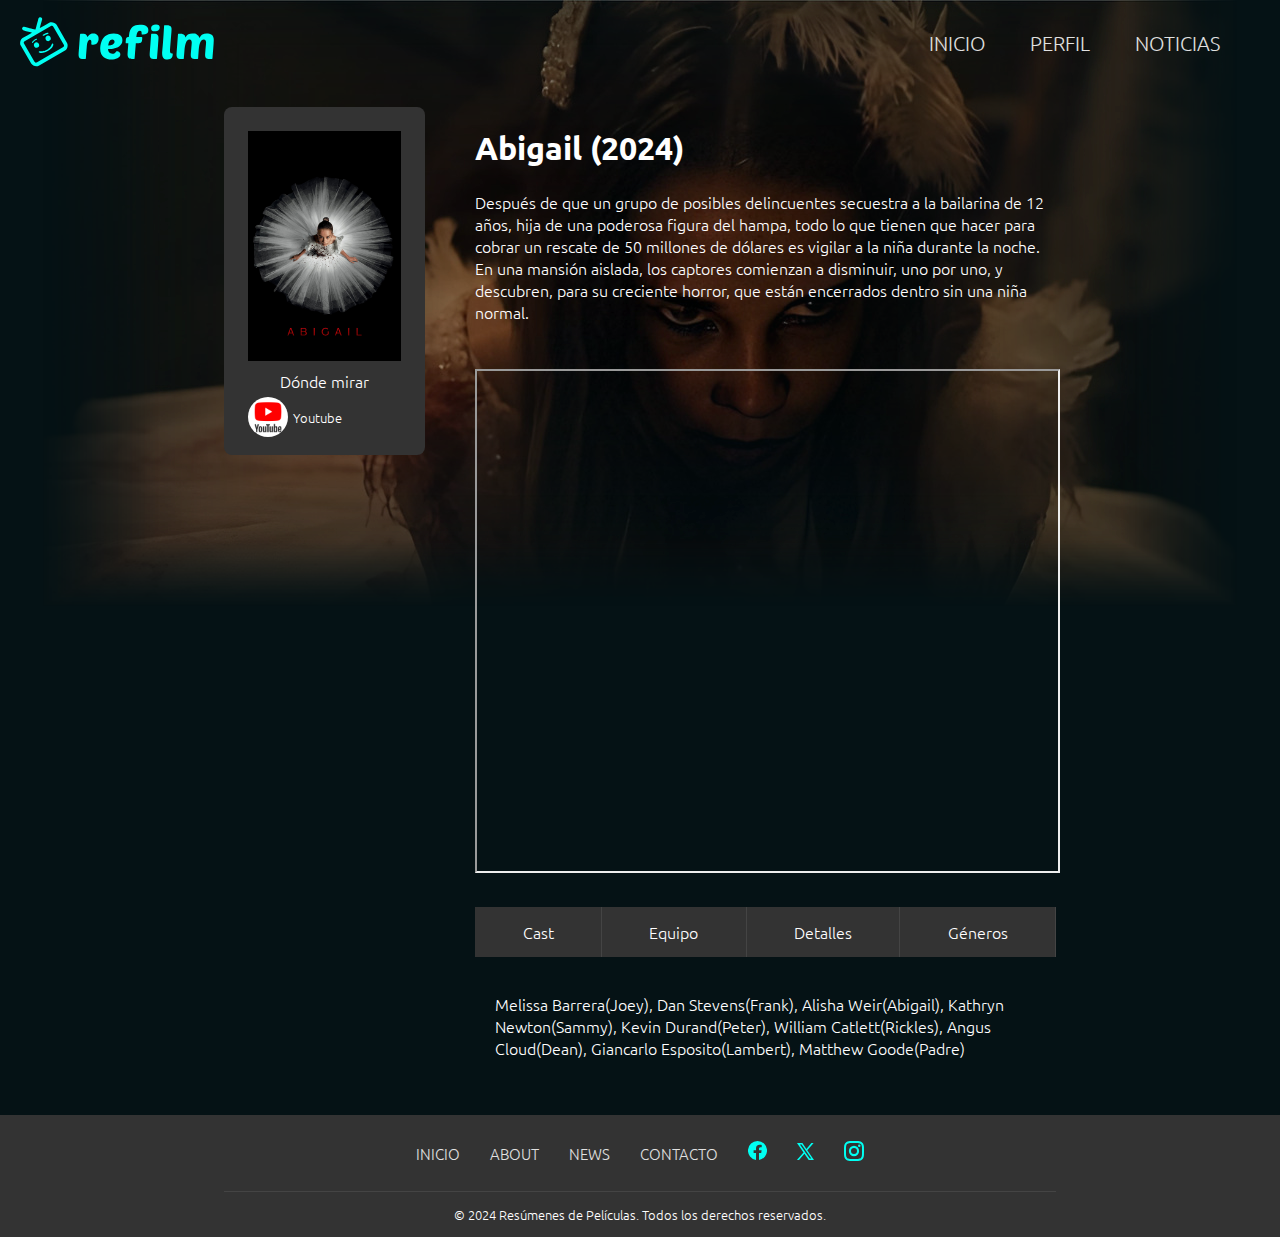
<file: peliculas/rw-abigail.html>
<!DOCTYPE html>
<html lang="en">

<head>
    <meta charset="UTF-8">
    <meta name="viewport" content="width=device-width, initial-scale=1.0">
    <link rel="stylesheet" href="https://cdnjs.cloudflare.com/ajax/libs/animate.css/4.1.1/animate.min.css">
    <link rel="stylesheet" href="../css/styles.css">
    <link rel="stylesheet" href="../css/pelis.css">
    <link rel="icon" href="../img/favicon.ico">
    <style>
        body {
            background-image: url('../img/abigail-fondo.png');
            background-position: top center;
            background-repeat: no-repeat;
        }
    </style>
    <title>Abigail</title>
</head>

<body>
    <header>
        <a href="../index.html">
            <svg id="logo" xmlns="http://www.w3.org/2000/svg" viewBox="0 0 6054.3 1562.25"
                xmlns:xlink="http://www.w3.org/1999/xlink">
                <g>
                    <metadata />
                    <path
                        d="M447.76 1390.35l-318.04 -550.89c-20.15,-34.88 -18.9,-62.21 16.02,-82.36l820.38 -473.64c34.92,-20.19 59.21,-7.57 79.33,27.29l318.07 550.89c22.54,39.08 15.9,63.96 -23.19,86.53l-806.04 465.37c-39.09,22.55 -63.96,15.9 -86.53,-23.19l0 0zm-376.08 -1003.85c19.85,34.37 40.92,32.1 75.59,41.41 30.23,8.09 212.55,55.07 225.44,61.41 -96.91,55.97 -198.3,111.25 -293.47,169.3 -36.23,22.11 -61.38,73.67 -69.25,104.42 -9.99,38.99 -8.58,91 13.04,128.49l326.31 565.17c42.06,72.84 164.18,105.55 236.99,63.5l820.38 -473.61c72.81,-42.06 105.52,-164.18 63.5,-236.99l-326.34 -565.2c-42.3,-73.3 -161.98,-104.75 -229.76,-67.78 -97.9,53.42 -196.47,113.54 -293.38,169.51 0.95,-14.34 51.43,-195.73 59.55,-225.93 9.28,-34.71 21.74,-51.8 1.89,-86.2 -14.97,-25.97 -51.21,-34 -79.97,-17.4 -28.06,16.21 -34.52,64.82 -41.2,89.78 -9.96,37.09 -70.88,272.92 -78.05,287.5 -16.17,-1.07 -249.42,-65.82 -286.12,-75.66 -29.71,-7.96 -71.21,-26.46 -102.61,-8.33 -25.55,14.73 -37.43,50.79 -22.54,76.61l0 0zm847.24 647.77c173.76,-133.24 125.55,-248.2 81.41,-194.84 -10.75,13.02 -14.55,60.65 -67.91,114.5 -177.16,178.94 -321.86,88.12 -342.96,122.43 -36.52,59.39 164.14,84.69 329.46,-42.09zm-103.66 -427.6c-62.57,63.8 37.16,214.23 133.03,114.34 52.69,-54.82 -40.61,-208.56 -133.03,-114.34zm-363.37 209.76c-59.57,63.96 38.87,212.97 133.06,114.53 57.5,-60.07 -45.94,-207.98 -133.06,-114.53zm438.85 -301.04c17.33,-63.37 -170.43,22.24 -179.62,49.29 -19.97,58.72 71.31,-5.64 87.02,-12.81 23.89,-10.87 87.76,-18.77 92.6,-36.48zm-482.31 281.59c79.09,-86.04 132.75,-75.51 125.03,-106.29 -12.25,-48.89 -121.79,48.52 -137.62,65.24 -49.07,51.83 -9.99,65.58 12.59,41.05l0 0zm1883.03 71.46c-5.74,0 -12.18,-0.25 -19.33,-0.72 -7.17,-0.48 -14.08,-1.42 -20.76,-2.86 -6.68,-1.44 -12.41,-3.35 -17.17,-5.73 -4.77,-2.38 -7.15,-5.48 -7.15,-9.3 0,-12.41 0.47,-23.85 1.42,-34.35 0.96,-10.5 1.43,-21.47 1.43,-32.92 0,-20.99 -2.85,-38.17 -8.59,-51.52 -5.73,-13.38 -17.17,-20.05 -34.35,-20.05 -26.71,0 -48.9,17.41 -66.55,52.25 -17.65,34.83 -28.86,87.06 -33.65,156.73 -1.89,30.53 -4.53,65.12 -7.86,103.77 -3.35,38.64 -6.44,75.85 -9.31,111.64 -2.86,35.79 -5.24,67.51 -7.15,95.18 -1.91,27.68 -2.86,45.81 -2.86,54.4 0,9.54 -3.35,16.69 -10.03,21.47 -6.67,4.77 -13.82,7.15 -21.47,7.15l-51.52 0c-29.59,0 -53.68,-3.09 -72.29,-9.3 -18.6,-6.2 -33.39,-15.02 -44.36,-26.49 -10.97,-11.44 -18.61,-25.52 -22.91,-42.21 -4.29,-16.7 -6.44,-36.02 -6.44,-57.97 0,-14.32 0.71,-34.59 2.15,-60.84 1.43,-26.24 4.05,-62.5 7.88,-108.77 3.8,-46.29 8.35,-104.97 13.59,-176.05 5.24,-71.11 11.68,-159.14 19.32,-264.1 1.91,-27.66 11.94,-41.51 30.06,-41.51l55.82 0c26.71,0 49.15,2.86 67.27,8.59 18.14,5.73 32.93,13.59 44.37,23.62 11.45,10.02 19.8,21.71 25.06,35.06 5.24,13.37 8.82,27.2 10.73,41.52 11.45,-21.94 25.04,-40.79 40.8,-56.55 15.74,-15.74 32.2,-28.62 49.38,-38.64 17.17,-10.01 34.82,-17.18 52.95,-21.47 18.14,-4.3 34.84,-6.44 50.1,-6.44 18.13,0 36.5,3.34 55.1,10.02 18.61,6.68 35.55,16.7 50.82,30.06 15.26,13.35 27.43,30.53 36.5,51.53 9.06,20.99 13.59,45.81 13.59,74.43 0,25.77 -3.81,50.09 -11.45,73 -7.62,22.91 -18.61,43.18 -32.91,60.83 -14.32,17.64 -31.73,31.49 -52.26,41.52 -20.5,10 -43.17,15.02 -67.97,15.02zm563.05 459.46c-41.98,0 -83.73,-5.26 -125.24,-15.75 -41.5,-10.5 -78.73,-28.63 -111.64,-54.39 -32.91,-25.76 -59.89,-60.12 -80.88,-103.06 -20.98,-42.93 -31.48,-96.85 -31.48,-161.73 0,-23.87 1.91,-52.5 5.72,-85.88 3.81,-33.4 11.23,-67.76 22.19,-103.06 10.97,-35.31 26.25,-70.38 45.8,-105.2 19.56,-34.83 45.1,-66.08 76.58,-93.76 31.48,-27.66 69.66,-50.11 114.51,-67.28 44.84,-17.17 98.28,-25.76 160.31,-25.76 49.62,0 91.6,5.72 125.95,17.17 34.35,11.45 62.03,26.97 83.02,46.52 20.99,19.56 36.27,42.24 45.81,68 9.54,25.76 14.31,53.44 14.31,83.02 0,43.89 -8.83,81.1 -26.48,111.65 -17.64,30.52 -40.56,56.05 -68.7,76.56 -28.15,20.51 -59.41,36.51 -93.76,47.96 -34.35,11.45 -68.23,20.28 -101.62,26.48 -33.4,6.2 -64.18,10.02 -92.32,11.44 -28.14,1.43 -49.85,2.15 -65.14,2.15 0,18.14 2.64,36.03 7.88,53.67 5.25,17.65 13.12,33.18 23.62,46.53 10.49,13.35 24.32,24.33 41.5,32.91 17.18,8.59 38.17,12.88 62.99,12.88 24.8,0 44.13,-4.05 57.97,-12.15 13.83,-8.1 25.04,-17.18 33.62,-27.2 8.59,-10.02 16,-19.09 22.2,-27.2 6.2,-8.11 14.56,-12.16 25.04,-12.16 4.78,0 13.14,1.19 25.05,3.57 11.93,2.38 24.1,7.4 36.5,15.03 12.41,7.63 23.38,18.15 32.92,31.49 9.54,13.36 14.32,30.53 14.32,51.53 0,27.68 -8.6,51.53 -25.77,71.56 -17.17,20.05 -39.35,36.26 -66.56,48.67 -27.2,12.41 -57.49,21.49 -90.88,27.2 -33.4,5.72 -65.85,8.59 -97.34,8.59zm27.2 -625.5c-21,0 -38.88,5.97 -53.68,17.9 -14.78,11.92 -27.19,26.96 -37.2,45.09 -10.01,18.12 -17.66,38.16 -22.91,60.11 -5.24,21.94 -9.3,42.94 -12.17,62.98 59.17,-0.97 107.11,-10.98 143.85,-30.06 36.74,-19.09 55.11,-46.29 55.11,-81.59 0,-19.08 -5.97,-36.27 -17.89,-51.52 -11.92,-15.27 -30.29,-22.91 -55.11,-22.91zm737.69 115.94c-1.9,28.63 -4.3,59.64 -7.15,93.04 -2.86,33.39 -5.74,67.04 -8.59,100.91 -2.86,33.86 -5.49,67.03 -7.88,99.47 -2.39,32.45 -4.54,61.07 -6.44,85.89 -1.9,24.81 -3.57,45.32 -5.01,61.55 -1.43,16.21 -2.07,24.81 -2.14,25.76 -0.87,11.45 -3.34,19.09 -7.15,22.89 -3.83,3.82 -11.95,5.73 -24.35,5.73l-51.53 0c-51.52,0 -87.53,-12.17 -108.06,-36.5 -20.52,-24.32 -30.76,-60.82 -30.76,-109.49 0,-5.73 0.72,-20.04 2.14,-42.94 1.43,-22.91 3.34,-50.35 5.72,-82.3 2.38,-31.96 5.02,-67.52 7.88,-106.64 2.85,-39.12 5.73,-78.25 8.58,-117.37l-67.26 0c-10.5,0 -15.76,-5.24 -15.76,-15.74 0,-7.64 0.49,-18.85 1.44,-33.64 0.94,-14.8 1.8,-29.35 2.85,-43.65 0.85,-11.46 2.65,-23.15 5.03,-35.07 2.38,-11.93 6.68,-22.43 12.88,-31.49 6.2,-9.06 15.5,-16.7 27.91,-22.91 12.39,-6.2 28.62,-9.77 48.65,-10.73l5.73 -57.26c6.21,-61.97 17.41,-114.04 35.07,-156.01 17.66,-41.99 40.8,-75.61 69.43,-100.91 28.62,-25.28 62.73,-43.42 102.33,-54.4 39.6,-10.98 83.73,-16.45 132.4,-16.45 47.71,0 88.5,4.3 122.38,12.88 33.88,8.59 61.32,20.51 82.29,35.78 21,15.27 36.28,33.4 45.82,54.4 9.54,20.99 14.32,43.41 14.32,67.27 0,49.61 -15.53,84.93 -46.53,105.91 -31.02,20.99 -72.76,31.49 -125.25,31.49 -14.3,0 -24.09,-1.19 -29.33,-3.58 -5.25,-2.39 -7.88,-7.86 -7.88,-16.45 0,-31.49 -2.86,-56.3 -8.59,-74.43 -5.72,-18.12 -21.47,-27.21 -47.23,-27.21 -19.09,0 -35.31,5.73 -48.67,17.18 -13.36,11.45 -24.33,26.49 -32.92,45.09 -8.58,18.61 -15.03,39.85 -19.32,63.7 -4.29,23.85 -7.88,48.2 -10.73,73l164.6 0c15.27,0 23.88,6.72 22.89,20.05l-5.71 77.29c-2.11,28.6 -9.79,51.77 -23.62,69.41 -13.83,17.65 -42.23,26.48 -85.17,26.48l-87.31 0zm578.65 495.24c-29.56,0 -53.69,-3.1 -72.29,-9.3 -18.59,-6.19 -33.39,-15.03 -44.36,-26.49 -10.96,-11.44 -18.62,-25.53 -22.91,-42.21 -4.29,-16.69 -6.44,-36.02 -6.44,-57.97 0,-14.32 0.72,-34.59 2.15,-60.84 1.43,-26.23 4.07,-62.51 7.88,-108.77 3.8,-46.28 8.35,-104.97 13.59,-176.05 5.23,-71.1 12.17,-159.11 19.32,-264.1 1.43,-20.95 3.35,-33.41 7.15,-37.21 2.86,-2.86 10.5,-4.3 22.91,-4.3l55.82 0c29.58,0 53.68,2.87 72.29,8.59 18.59,5.72 33.39,14.33 44.36,25.77 10.98,11.44 18.62,25.29 22.91,41.52 4.28,16.2 6.44,34.35 6.44,54.38 0,14.32 -0.96,35.8 -2.86,64.41 -1.9,28.62 -4.55,67.51 -7.88,116.65 -3.33,49.14 -7.87,110.23 -13.59,183.22 -5.72,72.99 -12.88,161.03 -21.47,264.08 -0.95,11.44 -3.36,19.08 -7.17,22.89 -3.81,3.81 -11.93,5.73 -24.33,5.73l-51.52 0zm-101.62 -956.14c0,-38.15 13.83,-68.22 41.5,-90.17 27.66,-21.95 64.88,-32.92 111.64,-32.92 41.03,0 70.86,8.35 89.47,25.06 18.59,16.69 27.91,38.88 27.91,66.55 0,35.3 -13.13,64.65 -39.37,88.03 -26.24,23.37 -64.65,35.06 -115.21,35.06 -77.3,0 -115.94,-30.53 -115.94,-91.61zm510.2 969.03c-59.17,0 -101.64,-15.75 -127.4,-47.24 -25.76,-31.49 -38.65,-83.5 -38.65,-156.02 0,-11.45 0.73,-25.77 2.15,-42.94 1.42,-17.17 3.35,-39.36 5.73,-66.56 2.38,-27.17 5.49,-60.83 9.3,-100.91 3.81,-40.06 7.88,-88.74 12.17,-145.99 4.29,-57.24 9.08,-124.53 14.32,-201.82 5.24,-77.29 10.92,-166.99 16.45,-269.09 1.14,-20.97 3.35,-33.41 7.17,-37.22 2.85,-2.85 10.5,-4.29 22.89,-4.29l55.82 0c28.64,0 52.5,3.35 71.58,10.02 19.08,6.67 34.35,15.75 45.79,27.2 11.44,11.44 19.56,24.57 24.33,39.36 4.77,14.79 7.17,30.29 7.17,46.52 0,19.09 -1.21,46.51 -3.58,82.3 -2.38,35.78 -5.49,76.11 -9.3,120.94 -3.82,44.84 -7.65,91.61 -11.46,140.28 -3.82,48.67 -7.63,95.19 -11.45,139.56 -3.81,44.37 -6.92,84.21 -9.3,119.52 -2.37,35.29 -3.58,62.01 -3.58,80.15 0,24.81 4.53,42.47 13.59,52.96 9.07,10.5 18.86,17.89 29.35,22.18 10.49,4.29 20.29,7.15 29.35,8.59 9.06,1.44 13.59,4.53 13.59,9.3 0,20.99 -2.39,41.76 -7.15,62.26 -4.77,20.52 -13.37,39.14 -25.77,55.82 -12.4,16.7 -29.34,30.06 -50.81,40.09 -21.47,10.02 -48.91,15.03 -82.3,15.03zm531.61 -270.53c-2.76,43.88 -6.21,85.65 -10.02,125.24 -3.82,39.6 -6.55,74.21 -8.59,103.78 -0.79,11.45 -3.35,19.09 -7.15,22.89 -3.82,3.81 -11.96,5.73 -24.35,5.73l-51.53 0c-29.55,0 -53.68,-3.1 -72.27,-9.3 -18.6,-6.19 -33.41,-15.04 -44.37,-26.49 -10.96,-11.44 -18.63,-25.53 -22.91,-42.21 -4.29,-16.69 -6.44,-36.02 -6.44,-57.97 0,-14.32 0.73,-34.6 2.14,-60.84 1.42,-26.23 4.07,-62.51 7.88,-108.77 3.82,-46.28 8.36,-104.98 13.6,-176.05 5.24,-71.1 12.17,-159.11 19.32,-264.1 1.42,-20.94 3.35,-33.39 7.17,-37.21 2.85,-2.86 10.49,-4.3 22.89,-4.3l55.82 0c28.64,0 52.02,3.36 70.14,10.03 18.13,6.67 32.93,15.27 44.38,25.76 11.44,10.49 19.56,22.9 24.32,37.21 4.76,14.31 7.64,29.11 8.59,44.38 27.67,-51.53 59.17,-86.37 94.47,-104.49 35.3,-18.13 76.82,-27.2 124.52,-27.2 25.77,0 50.6,2.41 74.44,7.16 23.84,4.76 45.33,12.89 64.41,24.33 19.08,11.44 35.31,26.48 48.67,45.09 13.35,18.6 22.89,42.23 28.62,70.85 29.59,-55.35 62.03,-93.77 97.33,-115.23 35.3,-21.46 79.67,-32.2 133.11,-32.2 29.59,0 57.97,3.11 85.17,9.31 27.2,6.2 50.82,16.94 70.85,32.2 20.04,15.27 36.03,36.04 47.95,62.27 11.91,26.23 17.9,58.91 17.9,98.05 0,29.57 -1.44,65.84 -4.3,108.77 -2.85,42.93 -6.21,89.47 -10.02,139.56 -3.81,50.09 -8.12,101.64 -12.88,154.58 -4.76,52.95 -8.32,103.8 -11.45,152.44 -0.67,10.5 -1.92,18.62 -2.87,24.34 -0.95,5.71 -2.63,10.02 -5,12.88 -2.38,2.85 -5.98,4.77 -10.74,5.72 -4.76,0.94 -11.46,1.43 -20.03,1.43l-45.82 0c-30.51,0 -55.35,-2.86 -74.41,-8.58 -19.08,-5.73 -33.88,-13.83 -44.38,-24.33 -10.5,-10.5 -17.9,-23.63 -22.18,-39.37 -4.29,-15.74 -6.44,-33.63 -6.44,-53.68 0,-12.39 0.72,-30.07 2.14,-52.95 1.42,-22.9 3.34,-47.73 5.72,-74.43 2.37,-26.72 4.78,-54.4 7.17,-83.03 2.38,-28.61 4.77,-55.1 7.15,-79.44 2.37,-24.31 4.31,-45.56 5.73,-63.68 1.42,-18.13 2.14,-30.06 2.14,-35.79 0,-24.81 -5.02,-46.77 -15.02,-65.84 -10.01,-19.08 -29.35,-28.62 -57.97,-28.62 -24.82,0 -46.3,8.12 -64.41,24.32 -18.13,16.22 -33.41,38.66 -45.82,67.29 -12.39,28.61 -22.43,62.5 -30.06,101.62 -7.62,39.1 -12.85,81.59 -15.73,127.38 -1.87,29.58 -4.3,63.47 -7.15,101.63 -2.86,38.15 -6,85.9 -10.03,143.13 -0.74,10.5 -1.91,18.62 -2.86,24.34 -0.94,5.71 -2.64,10.02 -5.02,12.88 -2.37,2.85 -5.98,4.77 -10.73,5.72 -4.76,0.94 -11.47,1.43 -20.04,1.43l-45.81 0c-30.51,0 -55.34,-2.86 -74.42,-8.58 -19.08,-5.73 -33.88,-13.83 -44.38,-24.33 -10.49,-10.5 -17.89,-23.63 -22.17,-39.37 -4.29,-15.74 -6.45,-33.63 -6.45,-53.68 0,-19.09 1.68,-47.01 5.01,-83.73 3.33,-36.73 6.69,-74.92 10.02,-114.5 3.33,-39.6 6.68,-77.31 10.01,-113.09 3.33,-35.76 5.02,-61.79 5.02,-78 0,-24.81 -5.02,-46.77 -15.03,-65.84 -10.01,-19.08 -29.35,-28.62 -57.97,-28.62 -25.76,0 -47.72,9.53 -65.84,28.62 -18.12,19.07 -33.17,44.62 -45.09,76.58 -11.92,31.95 -21.47,69.42 -28.62,112.35 -7.15,42.93 -12.09,87.82 -15.03,134.55z" />
                </g>
            </svg>

            <svg id="logo2" xmlns="http://www.w3.org/2000/svg" xml:space="preserve" version="1.1"
                style="shape-rendering:geometricPrecision; text-rendering:geometricPrecision; image-rendering:optimizeQuality; fill-rule:evenodd; clip-rule:evenodd"
                viewBox="0 0 1510.48 1560.45" xmlns:xlink="http://www.w3.org/1999/xlink">
                <g>
                    <metadata />
                    <path
                        d="M447.24 1388.74l-317.67 -550.25c-20.13,-34.85 -18.88,-62.14 16,-82.27l819.43 -473.09c34.88,-20.16 59.14,-7.56 79.24,27.26l317.7 550.25c22.52,39.04 15.88,63.89 -23.16,86.44l-805.11 464.83c-39.04,22.51 -63.88,15.88 -86.43,-23.17l0 0zm-375.65 -1002.69c19.83,34.33 40.88,32.06 75.51,41.37 30.2,8.07 212.3,55.01 225.18,61.34 -96.8,55.9 -198.07,111.12 -293.13,169.1 -36.19,22.09 -61.31,73.58 -69.18,104.3 -9.97,38.94 -8.56,90.89 13.04,128.34l325.93 564.51c42,72.76 163.99,105.44 236.71,63.43l819.43 -473.06c72.73,-42.01 105.4,-163.99 63.42,-236.72l-325.96 -564.54c-42.25,-73.21 -161.78,-104.63 -229.49,-67.71 -97.78,53.36 -196.24,113.42 -293.04,169.32 0.95,-14.32 51.37,-195.51 59.48,-225.67 9.27,-34.67 21.72,-51.74 1.89,-86.1 -14.96,-25.94 -51.15,-33.96 -79.88,-17.38 -28.02,16.19 -34.48,64.74 -41.15,89.68 -9.94,37.05 -70.8,272.6 -77.96,287.16 -16.15,-1.07 -249.13,-65.74 -285.79,-75.57 -29.67,-7.95 -71.13,-26.43 -102.49,-8.32 -25.51,14.72 -37.39,50.73 -22.52,76.52l0 0zm846.26 647.03c173.57,-133.09 125.41,-247.92 81.33,-194.62 -10.74,13 -14.54,60.58 -67.83,114.37 -176.97,178.73 -321.5,88.02 -342.58,122.28 -36.47,59.33 163.96,84.6 329.08,-42.03zm-103.53 -427.11c-62.51,63.73 37.11,213.98 132.87,114.21 52.63,-54.77 -40.56,-208.32 -132.87,-114.21zm-362.95 209.51c-59.51,63.89 38.83,212.73 132.91,114.4 57.42,-60 -45.9,-207.74 -132.91,-114.4zm438.34 -300.68c17.31,-63.31 -170.23,22.21 -179.41,49.22 -19.95,58.65 71.22,-5.63 86.92,-12.79 23.86,-10.86 87.65,-18.75 92.49,-36.43zm-481.75 281.26c78.99,-85.95 132.6,-75.42 124.88,-106.17 -12.23,-48.83 -121.64,48.46 -137.46,65.17 -49.01,51.77 -9.97,65.5 12.58,41l0 0z" />
                </g>
            </svg>
        </a>
        <nav>
            <label for="nav-toggle">&#9776;</label>
            <input type="checkbox" id="nav-toggle">

            <ul>
                <li>
                    <a href="../index.html" class="btn-shine"><span>Inicio</span></a>
                </li>
                <li><a href="../404.html" class="btn-shine"><span>Perfil</span></a></li>
                <li>
                    <a href="../news.html" class="btn-shine"><span>noticias</span></a>
                </li>
            </ul>
        </nav>
    </header>
    <main>
        <section class="flex al-start center">
            <div id="info">
                <img src="../img/abigail-poster.jpg" alt="poster" height="230">
                <div id="wtw">
                    <p>Dónde mirar</p>
                    <div>
                        <a class="flex al-center" href="https://www.youtube.com/results?search_query=Abigail%2Bmovie"
                            target="_blank"><img class="img-wtw" src="../img/youtube.png" alt="Prime"
                                width="40">Youtube</a>
                    </div>
                </div>
            </div>
            <div>
                <h1 class="animate__animated animate__fadeInDown">Abigail (2024)</h1>
                <p class="animate__animated animate__fadeInRight">Después de que un grupo de posibles delincuentes
                    secuestra a la bailarina de 12 años, hija de una
                    poderosa figura del hampa, todo lo que tienen que hacer para cobrar un rescate de 50 millones de
                    dólares es vigilar a la niña durante la noche. En una mansión aislada, los captores comienzan a
                    disminuir, uno por uno, y descubren, para su creciente horror, que están encerrados dentro sin una
                    niña normal.</p>
                <iframe class="trailer" src="https://www.youtube.com/embed/xtAL2x58hns"
                    title="Abigail | Official Trailer 2"
                    allow="accelerometer; autoplay; clipboard-write; encrypted-media; gyroscope; picture-in-picture; web-share"
                    referrerpolicy="strict-origin-when-cross-origin" allowfullscreen></iframe>

                <div class="menu-container">
                    <input type="radio" name="menu" id="cast" checked>
                    <input type="radio" name="menu" id="equipo">
                    <input type="radio" name="menu" id="detalles">
                    <input type="radio" name="menu" id="generos">

                    <div class="menu">
                        <label for="cast">Cast</label>
                        <label for="equipo">Equipo</label>
                        <label for="detalles">Detalles</label>
                        <label for="generos">Géneros</label>
                    </div>

                    <div class="menu-content content-cast">
                        <p>Melissa Barrera(Joey), Dan Stevens(Frank), Alisha Weir(Abigail), Kathryn Newton(Sammy), Kevin
                            Durand(Peter), William Catlett(Rickles), Angus Cloud(Dean), Giancarlo Esposito(Lambert),
                            Matthew Goode(Padre)</p>
                    </div>
                    <div class="menu-content content-equipo">
                        <ul>
                            <li>
                                <h3>Director</h3>
                                <ul>
                                    <li>Matt Bettinelli-Olpin, Tyler Gillett</li>
                                </ul>
                            </li>
                            <li>
                                <h3>Productores</h3>
                                <ul>
                                    <li>Chad Villella</li>
                                    <li>William Sherak</li>
                                    <li>Paul Neinstein</li>
                                    <li>James Vanderbilt</li>
                                    <li>Tripp Vinson</li>
                                </ul>
                            </li>
                            <li>
                                <h3>Escritores</h3>
                                <ul>
                                    <li>Stephen Shields</li>
                                    <li>Guy Busick</li>
                                </ul>
                            </li>
                            <li>
                                <h3>Casting</h3>
                                <ul>
                                    <li>Rich Delia</li>
                                </ul>
                            </li>
                            <li>
                                <h3>Editor</h3>
                                <ul>
                                    <li>Michael P. Shawver</li>
                                </ul>
                            </li>
                            <li>
                                <h3>Productor Ejecutivo</h3>
                                <ul>
                                    <li>Ron Lynch</li>
                                    <li>Macdara Kelleher</li>
                                </ul>
                            </li>
                        </ul>
                    </div>
                    <div class="menu-content content-detalles">
                        <ul>
                            <li>
                                <h3>Estudio</h3>
                                <ul>
                                    <li>Project X Entertainment</li>
                                    <li>Radio Silence</li>
                                    <li>Universal Pictures</li>
                                    <li>Vinson Films</li>
                                </ul>
                            </li>
                            <li>
                                <h3>Pais</h3>
                                <ul>
                                    <li>USA</li>
                                </ul>
                            </li>
                            <li>
                                <h3>Idioma original</h3>
                                <ul>
                                    <li>Ingles</li>
                                </ul>
                            </li>
                        </ul>
                    </div>
                    <div class="menu-content content-generos">
                        <p>Horror, Thriller</p>
                    </div>
                </div>
            </div>
        </section>
    </main>
    <footer>
        <div class="center">
            <nav>
                <ul class="flex j-center">
                    <li><a href="../index.html">Inicio</a></li>
                    <li><a href="../404.html">About</a></li>
                    <li><a href="../news.html">News</a></li>
                    <li><a href="../contact.html">Contacto</a></li>
                    <li>
                        <a href="https://www.facebook.com/" target="_blank">
                            <svg class="redes" aria-hidden="true" role="presentation" width="19" height="19"
                                xmlns="http://www.w3.org/2000/svg">
                                <path
                                    d="M9.5 0a9.5 9.5 0 0 0-1.48 18.89V12H5.6V9.25h2.42V7.41c0-2.38 1.41-3.7 3.58-3.7 1.04 0 2.13.19 2.13.19v2.33h-1.2c-1.18 0-1.54.74-1.54 1.49v1.53h2.63L13.2 12h-2.21v6.89A9.5 9.5 0 0 0 9.5 0Z">
                                </path>
                            </svg>
                        </a>
                    </li>
                    <li>
                        <a href="https://x.com/" target="_blank">
                            <svg class="redes" aria-hidden="true" role="presentation" xmlns="http://www.w3.org/2000/svg"
                                width="17" height="17">
                                <path fill-rule="nonzero"
                                    d="m5.4 0 4 6 5-6h2.1l-.3.4-5.9 6.8 6.5 9.5.2.3h-5.3l-4.3-6.3L2 16.9 2 17H0l.3-.4 6.2-7.2L.3.4 0 0h5.3Zm-1 1.5H2.9l4.9 7 .6.9 4.3 6.1h1.6l-5-7.3-.7-.9-4-5.8Z">
                                </path>
                            </svg>
                        </a>
                    </li>
                    <li>
                        <a href="https://www.instagram.com/" target="_blank">
                            <svg class="redes" aria-hidden="true" role="presentation" width="20" height="20"
                                xmlns="http://www.w3.org/2000/svg">
                                <path
                                    d="M14.12.06c1.07.05 1.8.22 2.43.46.66.26 1.21.6 1.77 1.16.56.55.9 1.11 1.15 1.77.25.63.42 1.36.47 2.43.04.94.06 1.32.06 3.3v1.37c0 1.54 0 2.19-.03 2.77v.22l-.03.58a7.34 7.34 0 0 1-.47 2.43 4.9 4.9 0 0 1-1.15 1.77 4.9 4.9 0 0 1-1.77 1.16c-.64.24-1.36.41-2.43.46l-.61.03h-.23c-.5.02-1.06.03-2.21.03H9.2c-2 0-2.37-.02-3.32-.06a7.34 7.34 0 0 1-2.43-.46 4.9 4.9 0 0 1-1.77-1.16 4.9 4.9 0 0 1-1.16-1.77 7.34 7.34 0 0 1-.46-2.43l-.03-.61v-.2A60.9 60.9 0 0 1 0 11.5V8.75C0 7.7.01 7.17.03 6.7v-.2l.03-.61C.1 4.8.28 4.08.52 3.45a4.9 4.9 0 0 1 1.16-1.77A4.9 4.9 0 0 1 3.45.52 7.34 7.34 0 0 1 5.88.06l.61-.03h.2C7.12 0 7.6 0 8.5 0h2.74c1.62 0 2 .02 2.88.06ZM11.02 2H8.97c-1.7 0-2.05.02-2.92.06a5.4 5.4 0 0 0-1.82.33c-.45.18-.78.39-1.12.73-.34.34-.55.67-.73 1.12-.13.35-.3.86-.33 1.82C2.02 6.93 2 7.29 2 8.98v2.04c0 1.7.02 2.05.06 2.92.04.95.2 1.47.33 1.81.18.46.39.78.73 1.13.34.34.67.55 1.12.73.35.13.86.29 1.82.33.83.04 1.2.05 2.7.06h2.47c1.51 0 1.87-.02 2.71-.06a5.4 5.4 0 0 0 1.81-.33c.46-.18.78-.4 1.12-.73.35-.35.56-.67.73-1.13.14-.34.3-.86.34-1.8a49 49 0 0 0 .06-2.72V8.77a49 49 0 0 0-.06-2.71 5.4 5.4 0 0 0-.34-1.82 3.02 3.02 0 0 0-.73-1.12 3.02 3.02 0 0 0-1.12-.73 5.4 5.4 0 0 0-1.81-.33c-.88-.04-1.23-.06-2.93-.06ZM10 4.86a5.14 5.14 0 1 1 0 10.28 5.14 5.14 0 0 1 0-10.28ZM10 7a3 3 0 1 0 0 6 3 3 0 0 0 0-6Zm5.25-3.5a1.25 1.25 0 1 1 0 2.5 1.25 1.25 0 0 1 0-2.5Z">
                                </path>
                            </svg>
                        </a>
                    </li>
                </ul>
            </nav>
        </div>
        <div class="center footer-bottom">
            <p>&copy; 2024 Resúmenes de Películas. Todos los derechos reservados.</p>
        </div>
    </footer>
</body>

</html>
</file>
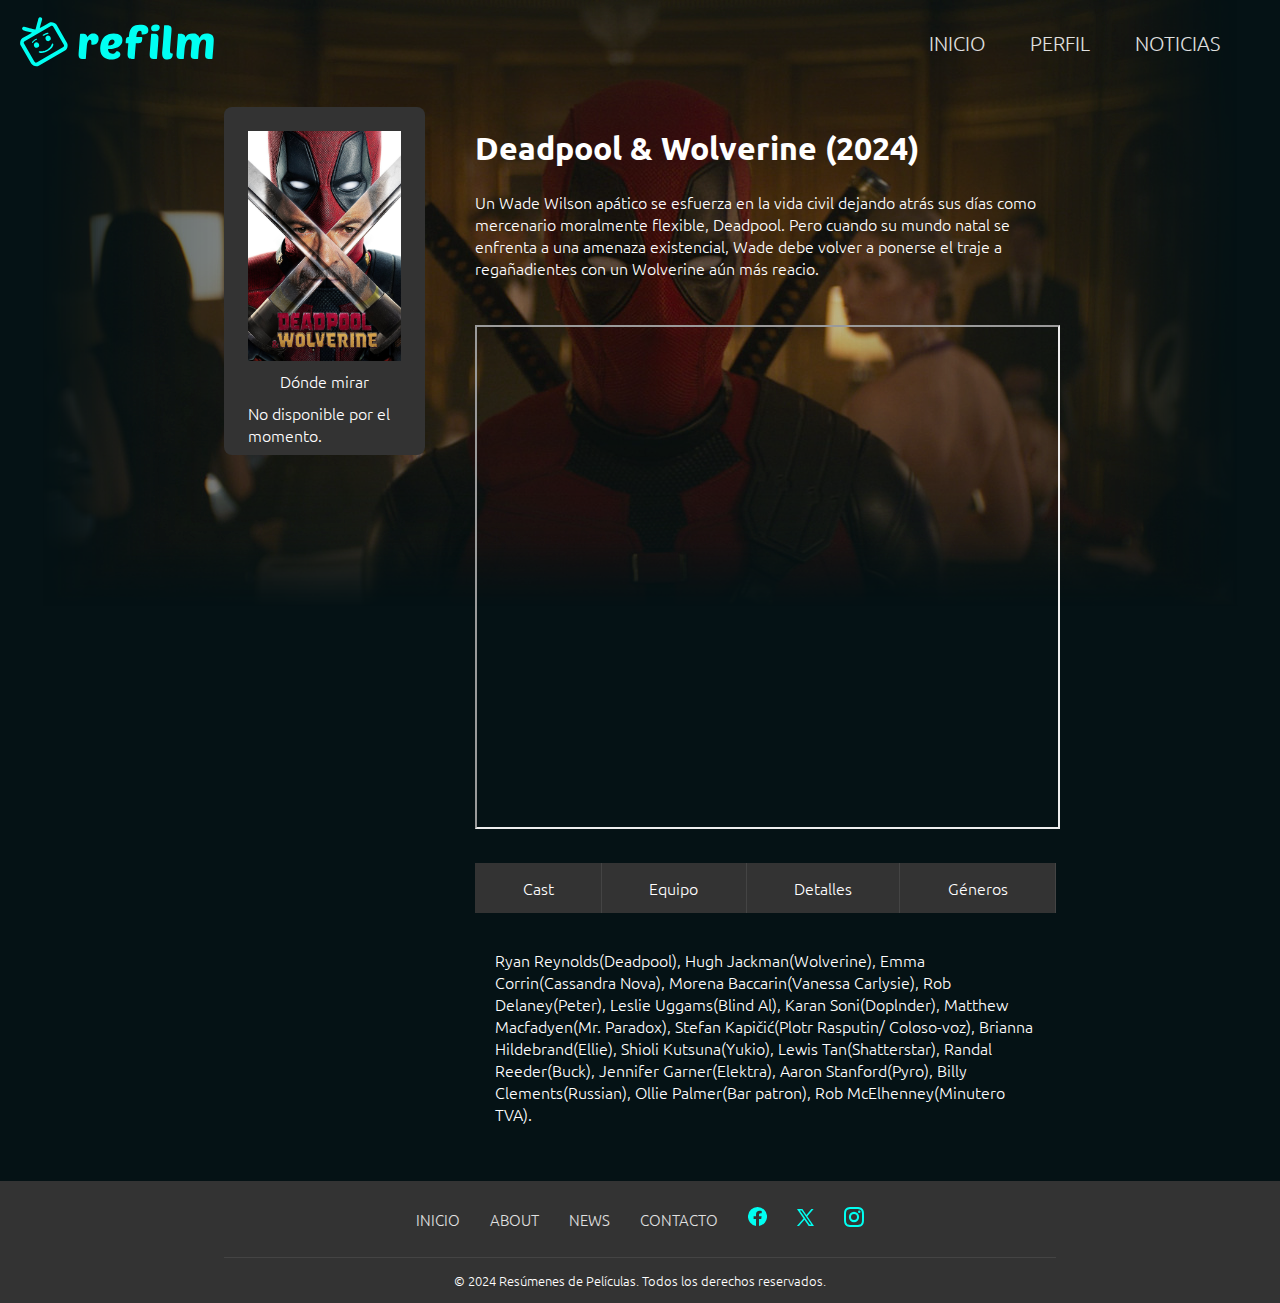
<file: peliculas/rw-dp3.html>
<!DOCTYPE html>
<html lang="en">

<head>
    <meta charset="UTF-8">
    <meta name="viewport" content="width=device-width, initial-scale=1.0">
    <link rel="stylesheet" href="https://cdnjs.cloudflare.com/ajax/libs/animate.css/4.1.1/animate.min.css">
    <link rel="stylesheet" href="../css/styles.css">
    <link rel="stylesheet" href="../css/pelis.css">
    <link rel="icon" href="../img/favicon.ico">
    <style>
        body {
            background-image: url('../img/dp-fondo.png');
            background-position: top center;
            background-repeat: no-repeat;
        }
    </style>
    <title>Deadpool & Wolverine</title>
</head>

<body>
    <header>
        <a href="../index.html">
            <svg id="logo" xmlns="http://www.w3.org/2000/svg" viewBox="0 0 6054.3 1562.25"
                xmlns:xlink="http://www.w3.org/1999/xlink">
                <g>
                    <metadata />
                    <path
                        d="M447.76 1390.35l-318.04 -550.89c-20.15,-34.88 -18.9,-62.21 16.02,-82.36l820.38 -473.64c34.92,-20.19 59.21,-7.57 79.33,27.29l318.07 550.89c22.54,39.08 15.9,63.96 -23.19,86.53l-806.04 465.37c-39.09,22.55 -63.96,15.9 -86.53,-23.19l0 0zm-376.08 -1003.85c19.85,34.37 40.92,32.1 75.59,41.41 30.23,8.09 212.55,55.07 225.44,61.41 -96.91,55.97 -198.3,111.25 -293.47,169.3 -36.23,22.11 -61.38,73.67 -69.25,104.42 -9.99,38.99 -8.58,91 13.04,128.49l326.31 565.17c42.06,72.84 164.18,105.55 236.99,63.5l820.38 -473.61c72.81,-42.06 105.52,-164.18 63.5,-236.99l-326.34 -565.2c-42.3,-73.3 -161.98,-104.75 -229.76,-67.78 -97.9,53.42 -196.47,113.54 -293.38,169.51 0.95,-14.34 51.43,-195.73 59.55,-225.93 9.28,-34.71 21.74,-51.8 1.89,-86.2 -14.97,-25.97 -51.21,-34 -79.97,-17.4 -28.06,16.21 -34.52,64.82 -41.2,89.78 -9.96,37.09 -70.88,272.92 -78.05,287.5 -16.17,-1.07 -249.42,-65.82 -286.12,-75.66 -29.71,-7.96 -71.21,-26.46 -102.61,-8.33 -25.55,14.73 -37.43,50.79 -22.54,76.61l0 0zm847.24 647.77c173.76,-133.24 125.55,-248.2 81.41,-194.84 -10.75,13.02 -14.55,60.65 -67.91,114.5 -177.16,178.94 -321.86,88.12 -342.96,122.43 -36.52,59.39 164.14,84.69 329.46,-42.09zm-103.66 -427.6c-62.57,63.8 37.16,214.23 133.03,114.34 52.69,-54.82 -40.61,-208.56 -133.03,-114.34zm-363.37 209.76c-59.57,63.96 38.87,212.97 133.06,114.53 57.5,-60.07 -45.94,-207.98 -133.06,-114.53zm438.85 -301.04c17.33,-63.37 -170.43,22.24 -179.62,49.29 -19.97,58.72 71.31,-5.64 87.02,-12.81 23.89,-10.87 87.76,-18.77 92.6,-36.48zm-482.31 281.59c79.09,-86.04 132.75,-75.51 125.03,-106.29 -12.25,-48.89 -121.79,48.52 -137.62,65.24 -49.07,51.83 -9.99,65.58 12.59,41.05l0 0zm1883.03 71.46c-5.74,0 -12.18,-0.25 -19.33,-0.72 -7.17,-0.48 -14.08,-1.42 -20.76,-2.86 -6.68,-1.44 -12.41,-3.35 -17.17,-5.73 -4.77,-2.38 -7.15,-5.48 -7.15,-9.3 0,-12.41 0.47,-23.85 1.42,-34.35 0.96,-10.5 1.43,-21.47 1.43,-32.92 0,-20.99 -2.85,-38.17 -8.59,-51.52 -5.73,-13.38 -17.17,-20.05 -34.35,-20.05 -26.71,0 -48.9,17.41 -66.55,52.25 -17.65,34.83 -28.86,87.06 -33.65,156.73 -1.89,30.53 -4.53,65.12 -7.86,103.77 -3.35,38.64 -6.44,75.85 -9.31,111.64 -2.86,35.79 -5.24,67.51 -7.15,95.18 -1.91,27.68 -2.86,45.81 -2.86,54.4 0,9.54 -3.35,16.69 -10.03,21.47 -6.67,4.77 -13.82,7.15 -21.47,7.15l-51.52 0c-29.59,0 -53.68,-3.09 -72.29,-9.3 -18.6,-6.2 -33.39,-15.02 -44.36,-26.49 -10.97,-11.44 -18.61,-25.52 -22.91,-42.21 -4.29,-16.7 -6.44,-36.02 -6.44,-57.97 0,-14.32 0.71,-34.59 2.15,-60.84 1.43,-26.24 4.05,-62.5 7.88,-108.77 3.8,-46.29 8.35,-104.97 13.59,-176.05 5.24,-71.11 11.68,-159.14 19.32,-264.1 1.91,-27.66 11.94,-41.51 30.06,-41.51l55.82 0c26.71,0 49.15,2.86 67.27,8.59 18.14,5.73 32.93,13.59 44.37,23.62 11.45,10.02 19.8,21.71 25.06,35.06 5.24,13.37 8.82,27.2 10.73,41.52 11.45,-21.94 25.04,-40.79 40.8,-56.55 15.74,-15.74 32.2,-28.62 49.38,-38.64 17.17,-10.01 34.82,-17.18 52.95,-21.47 18.14,-4.3 34.84,-6.44 50.1,-6.44 18.13,0 36.5,3.34 55.1,10.02 18.61,6.68 35.55,16.7 50.82,30.06 15.26,13.35 27.43,30.53 36.5,51.53 9.06,20.99 13.59,45.81 13.59,74.43 0,25.77 -3.81,50.09 -11.45,73 -7.62,22.91 -18.61,43.18 -32.91,60.83 -14.32,17.64 -31.73,31.49 -52.26,41.52 -20.5,10 -43.17,15.02 -67.97,15.02zm563.05 459.46c-41.98,0 -83.73,-5.26 -125.24,-15.75 -41.5,-10.5 -78.73,-28.63 -111.64,-54.39 -32.91,-25.76 -59.89,-60.12 -80.88,-103.06 -20.98,-42.93 -31.48,-96.85 -31.48,-161.73 0,-23.87 1.91,-52.5 5.72,-85.88 3.81,-33.4 11.23,-67.76 22.19,-103.06 10.97,-35.31 26.25,-70.38 45.8,-105.2 19.56,-34.83 45.1,-66.08 76.58,-93.76 31.48,-27.66 69.66,-50.11 114.51,-67.28 44.84,-17.17 98.28,-25.76 160.31,-25.76 49.62,0 91.6,5.72 125.95,17.17 34.35,11.45 62.03,26.97 83.02,46.52 20.99,19.56 36.27,42.24 45.81,68 9.54,25.76 14.31,53.44 14.31,83.02 0,43.89 -8.83,81.1 -26.48,111.65 -17.64,30.52 -40.56,56.05 -68.7,76.56 -28.15,20.51 -59.41,36.51 -93.76,47.96 -34.35,11.45 -68.23,20.28 -101.62,26.48 -33.4,6.2 -64.18,10.02 -92.32,11.44 -28.14,1.43 -49.85,2.15 -65.14,2.15 0,18.14 2.64,36.03 7.88,53.67 5.25,17.65 13.12,33.18 23.62,46.53 10.49,13.35 24.32,24.33 41.5,32.91 17.18,8.59 38.17,12.88 62.99,12.88 24.8,0 44.13,-4.05 57.97,-12.15 13.83,-8.1 25.04,-17.18 33.62,-27.2 8.59,-10.02 16,-19.09 22.2,-27.2 6.2,-8.11 14.56,-12.16 25.04,-12.16 4.78,0 13.14,1.19 25.05,3.57 11.93,2.38 24.1,7.4 36.5,15.03 12.41,7.63 23.38,18.15 32.92,31.49 9.54,13.36 14.32,30.53 14.32,51.53 0,27.68 -8.6,51.53 -25.77,71.56 -17.17,20.05 -39.35,36.26 -66.56,48.67 -27.2,12.41 -57.49,21.49 -90.88,27.2 -33.4,5.72 -65.85,8.59 -97.34,8.59zm27.2 -625.5c-21,0 -38.88,5.97 -53.68,17.9 -14.78,11.92 -27.19,26.96 -37.2,45.09 -10.01,18.12 -17.66,38.16 -22.91,60.11 -5.24,21.94 -9.3,42.94 -12.17,62.98 59.17,-0.97 107.11,-10.98 143.85,-30.06 36.74,-19.09 55.11,-46.29 55.11,-81.59 0,-19.08 -5.97,-36.27 -17.89,-51.52 -11.92,-15.27 -30.29,-22.91 -55.11,-22.91zm737.69 115.94c-1.9,28.63 -4.3,59.64 -7.15,93.04 -2.86,33.39 -5.74,67.04 -8.59,100.91 -2.86,33.86 -5.49,67.03 -7.88,99.47 -2.39,32.45 -4.54,61.07 -6.44,85.89 -1.9,24.81 -3.57,45.32 -5.01,61.55 -1.43,16.21 -2.07,24.81 -2.14,25.76 -0.87,11.45 -3.34,19.09 -7.15,22.89 -3.83,3.82 -11.95,5.73 -24.35,5.73l-51.53 0c-51.52,0 -87.53,-12.17 -108.06,-36.5 -20.52,-24.32 -30.76,-60.82 -30.76,-109.49 0,-5.73 0.72,-20.04 2.14,-42.94 1.43,-22.91 3.34,-50.35 5.72,-82.3 2.38,-31.96 5.02,-67.52 7.88,-106.64 2.85,-39.12 5.73,-78.25 8.58,-117.37l-67.26 0c-10.5,0 -15.76,-5.24 -15.76,-15.74 0,-7.64 0.49,-18.85 1.44,-33.64 0.94,-14.8 1.8,-29.35 2.85,-43.65 0.85,-11.46 2.65,-23.15 5.03,-35.07 2.38,-11.93 6.68,-22.43 12.88,-31.49 6.2,-9.06 15.5,-16.7 27.91,-22.91 12.39,-6.2 28.62,-9.77 48.65,-10.73l5.73 -57.26c6.21,-61.97 17.41,-114.04 35.07,-156.01 17.66,-41.99 40.8,-75.61 69.43,-100.91 28.62,-25.28 62.73,-43.42 102.33,-54.4 39.6,-10.98 83.73,-16.45 132.4,-16.45 47.71,0 88.5,4.3 122.38,12.88 33.88,8.59 61.32,20.51 82.29,35.78 21,15.27 36.28,33.4 45.82,54.4 9.54,20.99 14.32,43.41 14.32,67.27 0,49.61 -15.53,84.93 -46.53,105.91 -31.02,20.99 -72.76,31.49 -125.25,31.49 -14.3,0 -24.09,-1.19 -29.33,-3.58 -5.25,-2.39 -7.88,-7.86 -7.88,-16.45 0,-31.49 -2.86,-56.3 -8.59,-74.43 -5.72,-18.12 -21.47,-27.21 -47.23,-27.21 -19.09,0 -35.31,5.73 -48.67,17.18 -13.36,11.45 -24.33,26.49 -32.92,45.09 -8.58,18.61 -15.03,39.85 -19.32,63.7 -4.29,23.85 -7.88,48.2 -10.73,73l164.6 0c15.27,0 23.88,6.72 22.89,20.05l-5.71 77.29c-2.11,28.6 -9.79,51.77 -23.62,69.41 -13.83,17.65 -42.23,26.48 -85.17,26.48l-87.31 0zm578.65 495.24c-29.56,0 -53.69,-3.1 -72.29,-9.3 -18.59,-6.19 -33.39,-15.03 -44.36,-26.49 -10.96,-11.44 -18.62,-25.53 -22.91,-42.21 -4.29,-16.69 -6.44,-36.02 -6.44,-57.97 0,-14.32 0.72,-34.59 2.15,-60.84 1.43,-26.23 4.07,-62.51 7.88,-108.77 3.8,-46.28 8.35,-104.97 13.59,-176.05 5.23,-71.1 12.17,-159.11 19.32,-264.1 1.43,-20.95 3.35,-33.41 7.15,-37.21 2.86,-2.86 10.5,-4.3 22.91,-4.3l55.82 0c29.58,0 53.68,2.87 72.29,8.59 18.59,5.72 33.39,14.33 44.36,25.77 10.98,11.44 18.62,25.29 22.91,41.52 4.28,16.2 6.44,34.35 6.44,54.38 0,14.32 -0.96,35.8 -2.86,64.41 -1.9,28.62 -4.55,67.51 -7.88,116.65 -3.33,49.14 -7.87,110.23 -13.59,183.22 -5.72,72.99 -12.88,161.03 -21.47,264.08 -0.95,11.44 -3.36,19.08 -7.17,22.89 -3.81,3.81 -11.93,5.73 -24.33,5.73l-51.52 0zm-101.62 -956.14c0,-38.15 13.83,-68.22 41.5,-90.17 27.66,-21.95 64.88,-32.92 111.64,-32.92 41.03,0 70.86,8.35 89.47,25.06 18.59,16.69 27.91,38.88 27.91,66.55 0,35.3 -13.13,64.65 -39.37,88.03 -26.24,23.37 -64.65,35.06 -115.21,35.06 -77.3,0 -115.94,-30.53 -115.94,-91.61zm510.2 969.03c-59.17,0 -101.64,-15.75 -127.4,-47.24 -25.76,-31.49 -38.65,-83.5 -38.65,-156.02 0,-11.45 0.73,-25.77 2.15,-42.94 1.42,-17.17 3.35,-39.36 5.73,-66.56 2.38,-27.17 5.49,-60.83 9.3,-100.91 3.81,-40.06 7.88,-88.74 12.17,-145.99 4.29,-57.24 9.08,-124.53 14.32,-201.82 5.24,-77.29 10.92,-166.99 16.45,-269.09 1.14,-20.97 3.35,-33.41 7.17,-37.22 2.85,-2.85 10.5,-4.29 22.89,-4.29l55.82 0c28.64,0 52.5,3.35 71.58,10.02 19.08,6.67 34.35,15.75 45.79,27.2 11.44,11.44 19.56,24.57 24.33,39.36 4.77,14.79 7.17,30.29 7.17,46.52 0,19.09 -1.21,46.51 -3.58,82.3 -2.38,35.78 -5.49,76.11 -9.3,120.94 -3.82,44.84 -7.65,91.61 -11.46,140.28 -3.82,48.67 -7.63,95.19 -11.45,139.56 -3.81,44.37 -6.92,84.21 -9.3,119.52 -2.37,35.29 -3.58,62.01 -3.58,80.15 0,24.81 4.53,42.47 13.59,52.96 9.07,10.5 18.86,17.89 29.35,22.18 10.49,4.29 20.29,7.15 29.35,8.59 9.06,1.44 13.59,4.53 13.59,9.3 0,20.99 -2.39,41.76 -7.15,62.26 -4.77,20.52 -13.37,39.14 -25.77,55.82 -12.4,16.7 -29.34,30.06 -50.81,40.09 -21.47,10.02 -48.91,15.03 -82.3,15.03zm531.61 -270.53c-2.76,43.88 -6.21,85.65 -10.02,125.24 -3.82,39.6 -6.55,74.21 -8.59,103.78 -0.79,11.45 -3.35,19.09 -7.15,22.89 -3.82,3.81 -11.96,5.73 -24.35,5.73l-51.53 0c-29.55,0 -53.68,-3.1 -72.27,-9.3 -18.6,-6.19 -33.41,-15.04 -44.37,-26.49 -10.96,-11.44 -18.63,-25.53 -22.91,-42.21 -4.29,-16.69 -6.44,-36.02 -6.44,-57.97 0,-14.32 0.73,-34.6 2.14,-60.84 1.42,-26.23 4.07,-62.51 7.88,-108.77 3.82,-46.28 8.36,-104.98 13.6,-176.05 5.24,-71.1 12.17,-159.11 19.32,-264.1 1.42,-20.94 3.35,-33.39 7.17,-37.21 2.85,-2.86 10.49,-4.3 22.89,-4.3l55.82 0c28.64,0 52.02,3.36 70.14,10.03 18.13,6.67 32.93,15.27 44.38,25.76 11.44,10.49 19.56,22.9 24.32,37.21 4.76,14.31 7.64,29.11 8.59,44.38 27.67,-51.53 59.17,-86.37 94.47,-104.49 35.3,-18.13 76.82,-27.2 124.52,-27.2 25.77,0 50.6,2.41 74.44,7.16 23.84,4.76 45.33,12.89 64.41,24.33 19.08,11.44 35.31,26.48 48.67,45.09 13.35,18.6 22.89,42.23 28.62,70.85 29.59,-55.35 62.03,-93.77 97.33,-115.23 35.3,-21.46 79.67,-32.2 133.11,-32.2 29.59,0 57.97,3.11 85.17,9.31 27.2,6.2 50.82,16.94 70.85,32.2 20.04,15.27 36.03,36.04 47.95,62.27 11.91,26.23 17.9,58.91 17.9,98.05 0,29.57 -1.44,65.84 -4.3,108.77 -2.85,42.93 -6.21,89.47 -10.02,139.56 -3.81,50.09 -8.12,101.64 -12.88,154.58 -4.76,52.95 -8.32,103.8 -11.45,152.44 -0.67,10.5 -1.92,18.62 -2.87,24.34 -0.95,5.71 -2.63,10.02 -5,12.88 -2.38,2.85 -5.98,4.77 -10.74,5.72 -4.76,0.94 -11.46,1.43 -20.03,1.43l-45.82 0c-30.51,0 -55.35,-2.86 -74.41,-8.58 -19.08,-5.73 -33.88,-13.83 -44.38,-24.33 -10.5,-10.5 -17.9,-23.63 -22.18,-39.37 -4.29,-15.74 -6.44,-33.63 -6.44,-53.68 0,-12.39 0.72,-30.07 2.14,-52.95 1.42,-22.9 3.34,-47.73 5.72,-74.43 2.37,-26.72 4.78,-54.4 7.17,-83.03 2.38,-28.61 4.77,-55.1 7.15,-79.44 2.37,-24.31 4.31,-45.56 5.73,-63.68 1.42,-18.13 2.14,-30.06 2.14,-35.79 0,-24.81 -5.02,-46.77 -15.02,-65.84 -10.01,-19.08 -29.35,-28.62 -57.97,-28.62 -24.82,0 -46.3,8.12 -64.41,24.32 -18.13,16.22 -33.41,38.66 -45.82,67.29 -12.39,28.61 -22.43,62.5 -30.06,101.62 -7.62,39.1 -12.85,81.59 -15.73,127.38 -1.87,29.58 -4.3,63.47 -7.15,101.63 -2.86,38.15 -6,85.9 -10.03,143.13 -0.74,10.5 -1.91,18.62 -2.86,24.34 -0.94,5.71 -2.64,10.02 -5.02,12.88 -2.37,2.85 -5.98,4.77 -10.73,5.72 -4.76,0.94 -11.47,1.43 -20.04,1.43l-45.81 0c-30.51,0 -55.34,-2.86 -74.42,-8.58 -19.08,-5.73 -33.88,-13.83 -44.38,-24.33 -10.49,-10.5 -17.89,-23.63 -22.17,-39.37 -4.29,-15.74 -6.45,-33.63 -6.45,-53.68 0,-19.09 1.68,-47.01 5.01,-83.73 3.33,-36.73 6.69,-74.92 10.02,-114.5 3.33,-39.6 6.68,-77.31 10.01,-113.09 3.33,-35.76 5.02,-61.79 5.02,-78 0,-24.81 -5.02,-46.77 -15.03,-65.84 -10.01,-19.08 -29.35,-28.62 -57.97,-28.62 -25.76,0 -47.72,9.53 -65.84,28.62 -18.12,19.07 -33.17,44.62 -45.09,76.58 -11.92,31.95 -21.47,69.42 -28.62,112.35 -7.15,42.93 -12.09,87.82 -15.03,134.55z" />
                </g>
            </svg>

            <svg id="logo2" xmlns="http://www.w3.org/2000/svg" xml:space="preserve" version="1.1"
                style="shape-rendering:geometricPrecision; text-rendering:geometricPrecision; image-rendering:optimizeQuality; fill-rule:evenodd; clip-rule:evenodd"
                viewBox="0 0 1510.48 1560.45" xmlns:xlink="http://www.w3.org/1999/xlink">
                <g>
                    <metadata />
                    <path
                        d="M447.24 1388.74l-317.67 -550.25c-20.13,-34.85 -18.88,-62.14 16,-82.27l819.43 -473.09c34.88,-20.16 59.14,-7.56 79.24,27.26l317.7 550.25c22.52,39.04 15.88,63.89 -23.16,86.44l-805.11 464.83c-39.04,22.51 -63.88,15.88 -86.43,-23.17l0 0zm-375.65 -1002.69c19.83,34.33 40.88,32.06 75.51,41.37 30.2,8.07 212.3,55.01 225.18,61.34 -96.8,55.9 -198.07,111.12 -293.13,169.1 -36.19,22.09 -61.31,73.58 -69.18,104.3 -9.97,38.94 -8.56,90.89 13.04,128.34l325.93 564.51c42,72.76 163.99,105.44 236.71,63.43l819.43 -473.06c72.73,-42.01 105.4,-163.99 63.42,-236.72l-325.96 -564.54c-42.25,-73.21 -161.78,-104.63 -229.49,-67.71 -97.78,53.36 -196.24,113.42 -293.04,169.32 0.95,-14.32 51.37,-195.51 59.48,-225.67 9.27,-34.67 21.72,-51.74 1.89,-86.1 -14.96,-25.94 -51.15,-33.96 -79.88,-17.38 -28.02,16.19 -34.48,64.74 -41.15,89.68 -9.94,37.05 -70.8,272.6 -77.96,287.16 -16.15,-1.07 -249.13,-65.74 -285.79,-75.57 -29.67,-7.95 -71.13,-26.43 -102.49,-8.32 -25.51,14.72 -37.39,50.73 -22.52,76.52l0 0zm846.26 647.03c173.57,-133.09 125.41,-247.92 81.33,-194.62 -10.74,13 -14.54,60.58 -67.83,114.37 -176.97,178.73 -321.5,88.02 -342.58,122.28 -36.47,59.33 163.96,84.6 329.08,-42.03zm-103.53 -427.11c-62.51,63.73 37.11,213.98 132.87,114.21 52.63,-54.77 -40.56,-208.32 -132.87,-114.21zm-362.95 209.51c-59.51,63.89 38.83,212.73 132.91,114.4 57.42,-60 -45.9,-207.74 -132.91,-114.4zm438.34 -300.68c17.31,-63.31 -170.23,22.21 -179.41,49.22 -19.95,58.65 71.22,-5.63 86.92,-12.79 23.86,-10.86 87.65,-18.75 92.49,-36.43zm-481.75 281.26c78.99,-85.95 132.6,-75.42 124.88,-106.17 -12.23,-48.83 -121.64,48.46 -137.46,65.17 -49.01,51.77 -9.97,65.5 12.58,41l0 0z" />
                </g>
            </svg>
        </a>
        <nav>
            <label for="nav-toggle">&#9776;</label>
            <input type="checkbox" id="nav-toggle">

            <ul>
                <li>
                    <a href="../index.html" class="btn-shine"><span>Inicio</span></a>
                </li>
                <li><a href="../404.html" class="btn-shine"><span>Perfil</span></a></li>
                <li>
                    <a href="../news.html" class="btn-shine"><span>noticias</span></a>
                </li>
            </ul>
        </nav>
    </header>
    <main>
        <section class="flex al-start center">
            <div id="info">
                <img src="../img/dp-poster.jpg" alt="poster" height="230">
                <div id="wtw">
                    <p>Dónde mirar</p>
                    <div>
                        <p>No disponible por el momento.</p>
                    </div>
                </div>
            </div>
            <div>
                <h1 class="animate__animated animate__fadeInDown">Deadpool & Wolverine (2024)</h1>
                <p class="animate__animated animate__fadeInRight">Un Wade Wilson apático se esfuerza en la vida civil
                    dejando atrás sus días como mercenario moralmente
                    flexible, Deadpool. Pero cuando su mundo natal se enfrenta a una amenaza existencial, Wade debe
                    volver a ponerse el traje a regañadientes con un Wolverine aún más reacio.</p>
                <iframe class="trailer" src="https://www.youtube.com/embed/73_1biulkYk"
                    title="Deadpool &amp; Wolverine | Official Trailer | In Theaters July 26"
                    allow="accelerometer; autoplay; clipboard-write; encrypted-media; gyroscope; picture-in-picture; web-share"
                    referrerpolicy="strict-origin-when-cross-origin" allowfullscreen></iframe>

                <div class="menu-container">
                    <input type="radio" name="menu" id="cast" checked>
                    <input type="radio" name="menu" id="equipo">
                    <input type="radio" name="menu" id="detalles">
                    <input type="radio" name="menu" id="generos">

                    <div class="menu">
                        <label for="cast">Cast</label>
                        <label for="equipo">Equipo</label>
                        <label for="detalles">Detalles</label>
                        <label for="generos">Géneros</label>
                    </div>

                    <div class="menu-content content-cast">
                        <p>Ryan Reynolds(Deadpool), Hugh Jackman(Wolverine), Emma Corrin(Cassandra Nova), Morena
                            Baccarin(Vanessa Carlysie), Rob Delaney(Peter), Leslie Uggams(Blind Al), Karan
                            Soni(Doplnder), Matthew Macfadyen(Mr. Paradox), Stefan Kapičić(Plotr Rasputin/ Coloso-voz),
                            Brianna Hildebrand(Ellie), Shioli Kutsuna(Yukio), Lewis Tan(Shatterstar), Randal
                            Reeder(Buck), Jennifer Garner(Elektra), Aaron Stanford(Pyro), Billy Clements(Russian), Ollie
                            Palmer(Bar patron), Rob McElhenney(Minutero TVA).</p>
                    </div>
                    <div class="menu-content content-equipo">
                        <ul>
                            <li>
                                <h3>Director</h3>
                                <ul>
                                    <li>Shawn Levy</li>
                                </ul>
                            </li>
                            <li>
                                <h3>Productores</h3>
                                <ul>
                                    <li>Kevin Feige</li>
                                    <li>Ryan Reynolds</li>
                                    <li>Shawn Levy</li>
                                    <li>Mitchell Bell</li>
                                    <li>Lauren Shuler Donner</li>
                                </ul>
                            </li>
                            <li>
                                <h3>Escritores</h3>
                                <ul>
                                    <li>Rhett Reese</li>
                                    <li>Paul Wernick</li>
                                    <li>Ryan Reynolds</li>
                                    <li>Zeb Wells</li>
                                    <li>Shawn Levy</li>
                                </ul>
                            </li>
                            <li>
                                <h3>Casting</h3>
                                <ul>
                                    <li>Sarah Halley Finn</li>
                                </ul>
                            </li>
                            <li>
                                <h3>Editor</h3>
                                <ul>
                                    <li>Shane Reid</li>
                                    <li>Dean Zimmerman</li>
                                </ul>
                            </li>
                            <li>
                                <h3>Productor Ejecutivo</h3>
                                <ul>
                                    <li>Louis D'Esposito</li>
                                    <li>Wendy Jacobson</li>
                                    <li>Mary McLaglen</li>
                                    <li>Josh McLaglen</li>
                                    <li>Rhett Reese</li>
                                    <li>Paul Wernick</li>
                                    <li>George Dewey</li>
                                    <li>Simon Kinberg</li>
                                    <li>Jonathon Komack Martin</li>
                                </ul>
                            </li>
                        </ul>
                    </div>
                    <div class="menu-content content-detalles">
                        <ul>
                            <li>
                                <h3>Estudio</h3>
                                <ul>
                                    <li>Marvel Studios</li>
                                </ul>
                            </li>
                            <li>
                                <h3>Pais</h3>
                                <ul>
                                    <li>USA</li>
                                </ul>
                            </li>
                            <li>
                                <h3>Idioma original</h3>
                                <ul>
                                    <li>Ingles</li>
                                </ul>
                            </li>
                        </ul>
                    </div>
                    <div class="menu-content content-generos">
                        <p>Science, Fiction, Action, Comedy</p>
                    </div>
                </div>
            </div>
        </section>
    </main>
    <footer>
        <div class="center">
            <nav>
                <ul class="flex j-center">
                    <li><a href="../index.html">Inicio</a></li>
                    <li><a href="../404.html">About</a></li>
                    <li><a href="../news.html">News</a></li>
                    <li><a href="../contact.html">Contacto</a></li>
                    <li>
                        <a href="https://www.facebook.com/" target="_blank">
                            <svg class="redes" aria-hidden="true" role="presentation" width="19" height="19"
                                xmlns="http://www.w3.org/2000/svg">
                                <path
                                    d="M9.5 0a9.5 9.5 0 0 0-1.48 18.89V12H5.6V9.25h2.42V7.41c0-2.38 1.41-3.7 3.58-3.7 1.04 0 2.13.19 2.13.19v2.33h-1.2c-1.18 0-1.54.74-1.54 1.49v1.53h2.63L13.2 12h-2.21v6.89A9.5 9.5 0 0 0 9.5 0Z">
                                </path>
                            </svg>
                        </a>
                    </li>
                    <li>
                        <a href="https://x.com/" target="_blank">
                            <svg class="redes" aria-hidden="true" role="presentation" xmlns="http://www.w3.org/2000/svg"
                                width="17" height="17">
                                <path fill-rule="nonzero"
                                    d="m5.4 0 4 6 5-6h2.1l-.3.4-5.9 6.8 6.5 9.5.2.3h-5.3l-4.3-6.3L2 16.9 2 17H0l.3-.4 6.2-7.2L.3.4 0 0h5.3Zm-1 1.5H2.9l4.9 7 .6.9 4.3 6.1h1.6l-5-7.3-.7-.9-4-5.8Z">
                                </path>
                            </svg>
                        </a>
                    </li>
                    <li>
                        <a href="https://www.instagram.com/" target="_blank">
                            <svg class="redes" aria-hidden="true" role="presentation" width="20" height="20"
                                xmlns="http://www.w3.org/2000/svg">
                                <path
                                    d="M14.12.06c1.07.05 1.8.22 2.43.46.66.26 1.21.6 1.77 1.16.56.55.9 1.11 1.15 1.77.25.63.42 1.36.47 2.43.04.94.06 1.32.06 3.3v1.37c0 1.54 0 2.19-.03 2.77v.22l-.03.58a7.34 7.34 0 0 1-.47 2.43 4.9 4.9 0 0 1-1.15 1.77 4.9 4.9 0 0 1-1.77 1.16c-.64.24-1.36.41-2.43.46l-.61.03h-.23c-.5.02-1.06.03-2.21.03H9.2c-2 0-2.37-.02-3.32-.06a7.34 7.34 0 0 1-2.43-.46 4.9 4.9 0 0 1-1.77-1.16 4.9 4.9 0 0 1-1.16-1.77 7.34 7.34 0 0 1-.46-2.43l-.03-.61v-.2A60.9 60.9 0 0 1 0 11.5V8.75C0 7.7.01 7.17.03 6.7v-.2l.03-.61C.1 4.8.28 4.08.52 3.45a4.9 4.9 0 0 1 1.16-1.77A4.9 4.9 0 0 1 3.45.52 7.34 7.34 0 0 1 5.88.06l.61-.03h.2C7.12 0 7.6 0 8.5 0h2.74c1.62 0 2 .02 2.88.06ZM11.02 2H8.97c-1.7 0-2.05.02-2.92.06a5.4 5.4 0 0 0-1.82.33c-.45.18-.78.39-1.12.73-.34.34-.55.67-.73 1.12-.13.35-.3.86-.33 1.82C2.02 6.93 2 7.29 2 8.98v2.04c0 1.7.02 2.05.06 2.92.04.95.2 1.47.33 1.81.18.46.39.78.73 1.13.34.34.67.55 1.12.73.35.13.86.29 1.82.33.83.04 1.2.05 2.7.06h2.47c1.51 0 1.87-.02 2.71-.06a5.4 5.4 0 0 0 1.81-.33c.46-.18.78-.4 1.12-.73.35-.35.56-.67.73-1.13.14-.34.3-.86.34-1.8a49 49 0 0 0 .06-2.72V8.77a49 49 0 0 0-.06-2.71 5.4 5.4 0 0 0-.34-1.82 3.02 3.02 0 0 0-.73-1.12 3.02 3.02 0 0 0-1.12-.73 5.4 5.4 0 0 0-1.81-.33c-.88-.04-1.23-.06-2.93-.06ZM10 4.86a5.14 5.14 0 1 1 0 10.28 5.14 5.14 0 0 1 0-10.28ZM10 7a3 3 0 1 0 0 6 3 3 0 0 0 0-6Zm5.25-3.5a1.25 1.25 0 1 1 0 2.5 1.25 1.25 0 0 1 0-2.5Z">
                                </path>
                            </svg>
                        </a>
                    </li>
                </ul>
            </nav>
        </div>
        <div class="center footer-bottom">
            <p>&copy; 2024 Resúmenes de Películas. Todos los derechos reservados.</p>
        </div>
    </footer>
</body>

</html>
</file>
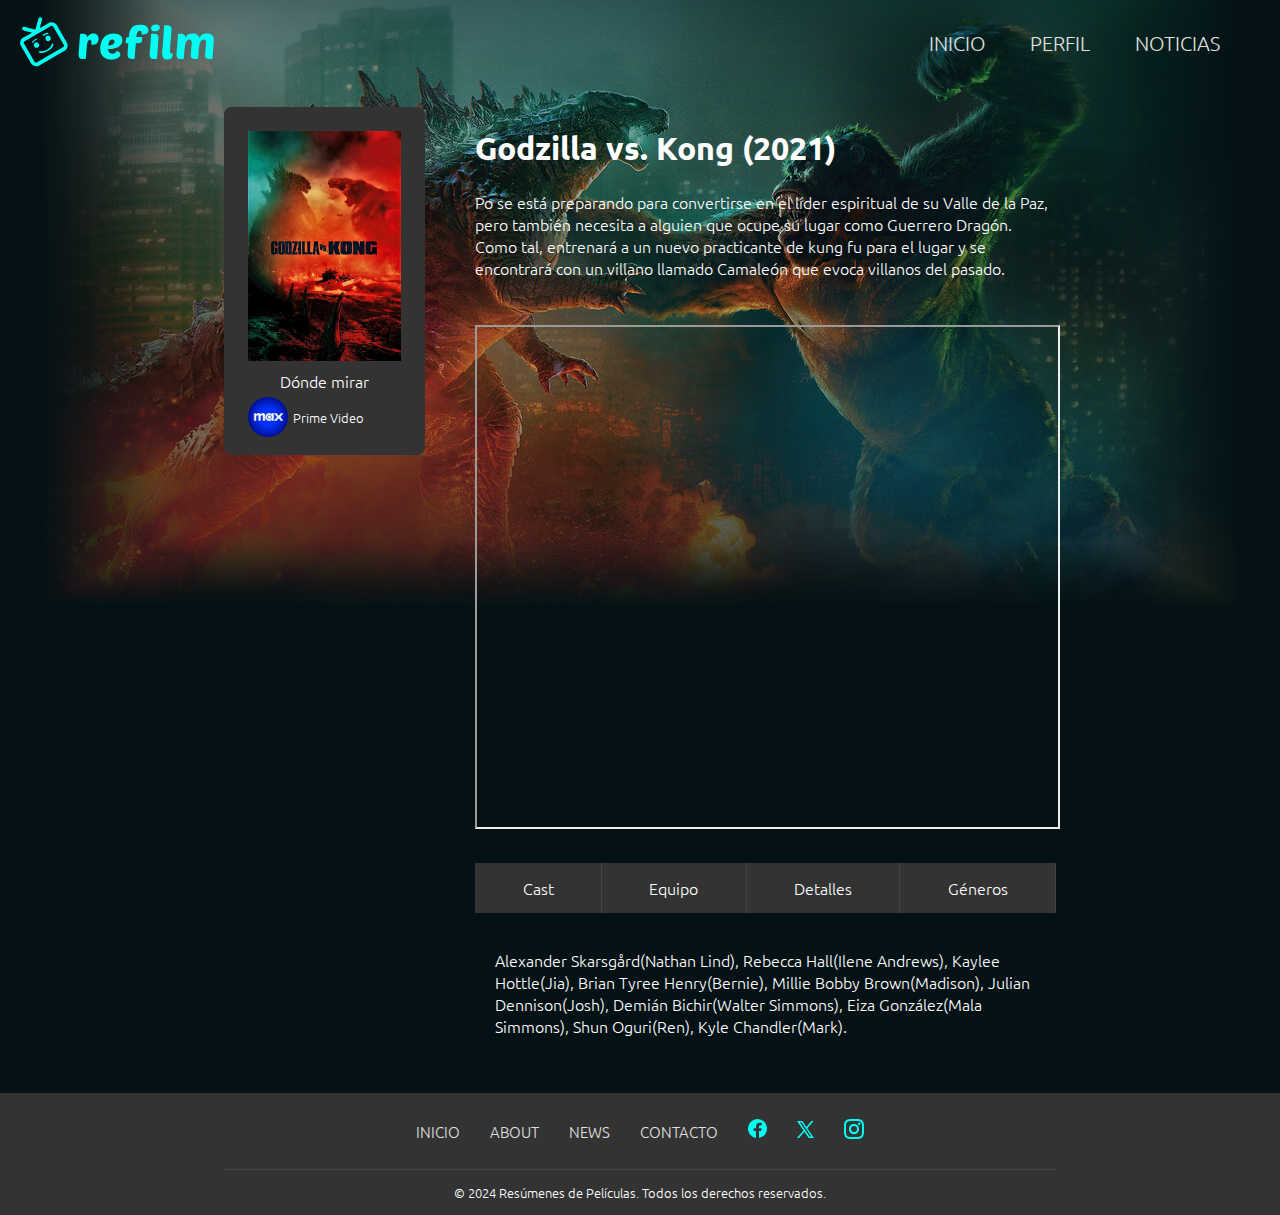
<file: peliculas/rw-gvk.html>
<!DOCTYPE html>
<html lang="en">

<head>
    <meta charset="UTF-8">
    <meta name="viewport" content="width=device-width, initial-scale=1.0">
    <link rel="stylesheet" href="https://cdnjs.cloudflare.com/ajax/libs/animate.css/4.1.1/animate.min.css">
    <link rel="stylesheet" href="../css/styles.css">
    <link rel="stylesheet" href="../css/pelis.css">
    <link rel="icon" href="../img/favicon.ico">
    <style>
        body {
            background-image: url('../img/gvk-fondo.png');
            background-position: top center;
            background-repeat: no-repeat;
        }
    </style>
    <title>Godzilla vs. Kong</title>
</head>

<body>
    <header>
        <a href="../index.html">
            <svg id="logo" xmlns="http://www.w3.org/2000/svg" viewBox="0 0 6054.3 1562.25"
                xmlns:xlink="http://www.w3.org/1999/xlink">
                <g>
                    <metadata />
                    <path
                        d="M447.76 1390.35l-318.04 -550.89c-20.15,-34.88 -18.9,-62.21 16.02,-82.36l820.38 -473.64c34.92,-20.19 59.21,-7.57 79.33,27.29l318.07 550.89c22.54,39.08 15.9,63.96 -23.19,86.53l-806.04 465.37c-39.09,22.55 -63.96,15.9 -86.53,-23.19l0 0zm-376.08 -1003.85c19.85,34.37 40.92,32.1 75.59,41.41 30.23,8.09 212.55,55.07 225.44,61.41 -96.91,55.97 -198.3,111.25 -293.47,169.3 -36.23,22.11 -61.38,73.67 -69.25,104.42 -9.99,38.99 -8.58,91 13.04,128.49l326.31 565.17c42.06,72.84 164.18,105.55 236.99,63.5l820.38 -473.61c72.81,-42.06 105.52,-164.18 63.5,-236.99l-326.34 -565.2c-42.3,-73.3 -161.98,-104.75 -229.76,-67.78 -97.9,53.42 -196.47,113.54 -293.38,169.51 0.95,-14.34 51.43,-195.73 59.55,-225.93 9.28,-34.71 21.74,-51.8 1.89,-86.2 -14.97,-25.97 -51.21,-34 -79.97,-17.4 -28.06,16.21 -34.52,64.82 -41.2,89.78 -9.96,37.09 -70.88,272.92 -78.05,287.5 -16.17,-1.07 -249.42,-65.82 -286.12,-75.66 -29.71,-7.96 -71.21,-26.46 -102.61,-8.33 -25.55,14.73 -37.43,50.79 -22.54,76.61l0 0zm847.24 647.77c173.76,-133.24 125.55,-248.2 81.41,-194.84 -10.75,13.02 -14.55,60.65 -67.91,114.5 -177.16,178.94 -321.86,88.12 -342.96,122.43 -36.52,59.39 164.14,84.69 329.46,-42.09zm-103.66 -427.6c-62.57,63.8 37.16,214.23 133.03,114.34 52.69,-54.82 -40.61,-208.56 -133.03,-114.34zm-363.37 209.76c-59.57,63.96 38.87,212.97 133.06,114.53 57.5,-60.07 -45.94,-207.98 -133.06,-114.53zm438.85 -301.04c17.33,-63.37 -170.43,22.24 -179.62,49.29 -19.97,58.72 71.31,-5.64 87.02,-12.81 23.89,-10.87 87.76,-18.77 92.6,-36.48zm-482.31 281.59c79.09,-86.04 132.75,-75.51 125.03,-106.29 -12.25,-48.89 -121.79,48.52 -137.62,65.24 -49.07,51.83 -9.99,65.58 12.59,41.05l0 0zm1883.03 71.46c-5.74,0 -12.18,-0.25 -19.33,-0.72 -7.17,-0.48 -14.08,-1.42 -20.76,-2.86 -6.68,-1.44 -12.41,-3.35 -17.17,-5.73 -4.77,-2.38 -7.15,-5.48 -7.15,-9.3 0,-12.41 0.47,-23.85 1.42,-34.35 0.96,-10.5 1.43,-21.47 1.43,-32.92 0,-20.99 -2.85,-38.17 -8.59,-51.52 -5.73,-13.38 -17.17,-20.05 -34.35,-20.05 -26.71,0 -48.9,17.41 -66.55,52.25 -17.65,34.83 -28.86,87.06 -33.65,156.73 -1.89,30.53 -4.53,65.12 -7.86,103.77 -3.35,38.64 -6.44,75.85 -9.31,111.64 -2.86,35.79 -5.24,67.51 -7.15,95.18 -1.91,27.68 -2.86,45.81 -2.86,54.4 0,9.54 -3.35,16.69 -10.03,21.47 -6.67,4.77 -13.82,7.15 -21.47,7.15l-51.52 0c-29.59,0 -53.68,-3.09 -72.29,-9.3 -18.6,-6.2 -33.39,-15.02 -44.36,-26.49 -10.97,-11.44 -18.61,-25.52 -22.91,-42.21 -4.29,-16.7 -6.44,-36.02 -6.44,-57.97 0,-14.32 0.71,-34.59 2.15,-60.84 1.43,-26.24 4.05,-62.5 7.88,-108.77 3.8,-46.29 8.35,-104.97 13.59,-176.05 5.24,-71.11 11.68,-159.14 19.32,-264.1 1.91,-27.66 11.94,-41.51 30.06,-41.51l55.82 0c26.71,0 49.15,2.86 67.27,8.59 18.14,5.73 32.93,13.59 44.37,23.62 11.45,10.02 19.8,21.71 25.06,35.06 5.24,13.37 8.82,27.2 10.73,41.52 11.45,-21.94 25.04,-40.79 40.8,-56.55 15.74,-15.74 32.2,-28.62 49.38,-38.64 17.17,-10.01 34.82,-17.18 52.95,-21.47 18.14,-4.3 34.84,-6.44 50.1,-6.44 18.13,0 36.5,3.34 55.1,10.02 18.61,6.68 35.55,16.7 50.82,30.06 15.26,13.35 27.43,30.53 36.5,51.53 9.06,20.99 13.59,45.81 13.59,74.43 0,25.77 -3.81,50.09 -11.45,73 -7.62,22.91 -18.61,43.18 -32.91,60.83 -14.32,17.64 -31.73,31.49 -52.26,41.52 -20.5,10 -43.17,15.02 -67.97,15.02zm563.05 459.46c-41.98,0 -83.73,-5.26 -125.24,-15.75 -41.5,-10.5 -78.73,-28.63 -111.64,-54.39 -32.91,-25.76 -59.89,-60.12 -80.88,-103.06 -20.98,-42.93 -31.48,-96.85 -31.48,-161.73 0,-23.87 1.91,-52.5 5.72,-85.88 3.81,-33.4 11.23,-67.76 22.19,-103.06 10.97,-35.31 26.25,-70.38 45.8,-105.2 19.56,-34.83 45.1,-66.08 76.58,-93.76 31.48,-27.66 69.66,-50.11 114.51,-67.28 44.84,-17.17 98.28,-25.76 160.31,-25.76 49.62,0 91.6,5.72 125.95,17.17 34.35,11.45 62.03,26.97 83.02,46.52 20.99,19.56 36.27,42.24 45.81,68 9.54,25.76 14.31,53.44 14.31,83.02 0,43.89 -8.83,81.1 -26.48,111.65 -17.64,30.52 -40.56,56.05 -68.7,76.56 -28.15,20.51 -59.41,36.51 -93.76,47.96 -34.35,11.45 -68.23,20.28 -101.62,26.48 -33.4,6.2 -64.18,10.02 -92.32,11.44 -28.14,1.43 -49.85,2.15 -65.14,2.15 0,18.14 2.64,36.03 7.88,53.67 5.25,17.65 13.12,33.18 23.62,46.53 10.49,13.35 24.32,24.33 41.5,32.91 17.18,8.59 38.17,12.88 62.99,12.88 24.8,0 44.13,-4.05 57.97,-12.15 13.83,-8.1 25.04,-17.18 33.62,-27.2 8.59,-10.02 16,-19.09 22.2,-27.2 6.2,-8.11 14.56,-12.16 25.04,-12.16 4.78,0 13.14,1.19 25.05,3.57 11.93,2.38 24.1,7.4 36.5,15.03 12.41,7.63 23.38,18.15 32.92,31.49 9.54,13.36 14.32,30.53 14.32,51.53 0,27.68 -8.6,51.53 -25.77,71.56 -17.17,20.05 -39.35,36.26 -66.56,48.67 -27.2,12.41 -57.49,21.49 -90.88,27.2 -33.4,5.72 -65.85,8.59 -97.34,8.59zm27.2 -625.5c-21,0 -38.88,5.97 -53.68,17.9 -14.78,11.92 -27.19,26.96 -37.2,45.09 -10.01,18.12 -17.66,38.16 -22.91,60.11 -5.24,21.94 -9.3,42.94 -12.17,62.98 59.17,-0.97 107.11,-10.98 143.85,-30.06 36.74,-19.09 55.11,-46.29 55.11,-81.59 0,-19.08 -5.97,-36.27 -17.89,-51.52 -11.92,-15.27 -30.29,-22.91 -55.11,-22.91zm737.69 115.94c-1.9,28.63 -4.3,59.64 -7.15,93.04 -2.86,33.39 -5.74,67.04 -8.59,100.91 -2.86,33.86 -5.49,67.03 -7.88,99.47 -2.39,32.45 -4.54,61.07 -6.44,85.89 -1.9,24.81 -3.57,45.32 -5.01,61.55 -1.43,16.21 -2.07,24.81 -2.14,25.76 -0.87,11.45 -3.34,19.09 -7.15,22.89 -3.83,3.82 -11.95,5.73 -24.35,5.73l-51.53 0c-51.52,0 -87.53,-12.17 -108.06,-36.5 -20.52,-24.32 -30.76,-60.82 -30.76,-109.49 0,-5.73 0.72,-20.04 2.14,-42.94 1.43,-22.91 3.34,-50.35 5.72,-82.3 2.38,-31.96 5.02,-67.52 7.88,-106.64 2.85,-39.12 5.73,-78.25 8.58,-117.37l-67.26 0c-10.5,0 -15.76,-5.24 -15.76,-15.74 0,-7.64 0.49,-18.85 1.44,-33.64 0.94,-14.8 1.8,-29.35 2.85,-43.65 0.85,-11.46 2.65,-23.15 5.03,-35.07 2.38,-11.93 6.68,-22.43 12.88,-31.49 6.2,-9.06 15.5,-16.7 27.91,-22.91 12.39,-6.2 28.62,-9.77 48.65,-10.73l5.73 -57.26c6.21,-61.97 17.41,-114.04 35.07,-156.01 17.66,-41.99 40.8,-75.61 69.43,-100.91 28.62,-25.28 62.73,-43.42 102.33,-54.4 39.6,-10.98 83.73,-16.45 132.4,-16.45 47.71,0 88.5,4.3 122.38,12.88 33.88,8.59 61.32,20.51 82.29,35.78 21,15.27 36.28,33.4 45.82,54.4 9.54,20.99 14.32,43.41 14.32,67.27 0,49.61 -15.53,84.93 -46.53,105.91 -31.02,20.99 -72.76,31.49 -125.25,31.49 -14.3,0 -24.09,-1.19 -29.33,-3.58 -5.25,-2.39 -7.88,-7.86 -7.88,-16.45 0,-31.49 -2.86,-56.3 -8.59,-74.43 -5.72,-18.12 -21.47,-27.21 -47.23,-27.21 -19.09,0 -35.31,5.73 -48.67,17.18 -13.36,11.45 -24.33,26.49 -32.92,45.09 -8.58,18.61 -15.03,39.85 -19.32,63.7 -4.29,23.85 -7.88,48.2 -10.73,73l164.6 0c15.27,0 23.88,6.72 22.89,20.05l-5.71 77.29c-2.11,28.6 -9.79,51.77 -23.62,69.41 -13.83,17.65 -42.23,26.48 -85.17,26.48l-87.31 0zm578.65 495.24c-29.56,0 -53.69,-3.1 -72.29,-9.3 -18.59,-6.19 -33.39,-15.03 -44.36,-26.49 -10.96,-11.44 -18.62,-25.53 -22.91,-42.21 -4.29,-16.69 -6.44,-36.02 -6.44,-57.97 0,-14.32 0.72,-34.59 2.15,-60.84 1.43,-26.23 4.07,-62.51 7.88,-108.77 3.8,-46.28 8.35,-104.97 13.59,-176.05 5.23,-71.1 12.17,-159.11 19.32,-264.1 1.43,-20.95 3.35,-33.41 7.15,-37.21 2.86,-2.86 10.5,-4.3 22.91,-4.3l55.82 0c29.58,0 53.68,2.87 72.29,8.59 18.59,5.72 33.39,14.33 44.36,25.77 10.98,11.44 18.62,25.29 22.91,41.52 4.28,16.2 6.44,34.35 6.44,54.38 0,14.32 -0.96,35.8 -2.86,64.41 -1.9,28.62 -4.55,67.51 -7.88,116.65 -3.33,49.14 -7.87,110.23 -13.59,183.22 -5.72,72.99 -12.88,161.03 -21.47,264.08 -0.95,11.44 -3.36,19.08 -7.17,22.89 -3.81,3.81 -11.93,5.73 -24.33,5.73l-51.52 0zm-101.62 -956.14c0,-38.15 13.83,-68.22 41.5,-90.17 27.66,-21.95 64.88,-32.92 111.64,-32.92 41.03,0 70.86,8.35 89.47,25.06 18.59,16.69 27.91,38.88 27.91,66.55 0,35.3 -13.13,64.65 -39.37,88.03 -26.24,23.37 -64.65,35.06 -115.21,35.06 -77.3,0 -115.94,-30.53 -115.94,-91.61zm510.2 969.03c-59.17,0 -101.64,-15.75 -127.4,-47.24 -25.76,-31.49 -38.65,-83.5 -38.65,-156.02 0,-11.45 0.73,-25.77 2.15,-42.94 1.42,-17.17 3.35,-39.36 5.73,-66.56 2.38,-27.17 5.49,-60.83 9.3,-100.91 3.81,-40.06 7.88,-88.74 12.17,-145.99 4.29,-57.24 9.08,-124.53 14.32,-201.82 5.24,-77.29 10.92,-166.99 16.45,-269.09 1.14,-20.97 3.35,-33.41 7.17,-37.22 2.85,-2.85 10.5,-4.29 22.89,-4.29l55.82 0c28.64,0 52.5,3.35 71.58,10.02 19.08,6.67 34.35,15.75 45.79,27.2 11.44,11.44 19.56,24.57 24.33,39.36 4.77,14.79 7.17,30.29 7.17,46.52 0,19.09 -1.21,46.51 -3.58,82.3 -2.38,35.78 -5.49,76.11 -9.3,120.94 -3.82,44.84 -7.65,91.61 -11.46,140.28 -3.82,48.67 -7.63,95.19 -11.45,139.56 -3.81,44.37 -6.92,84.21 -9.3,119.52 -2.37,35.29 -3.58,62.01 -3.58,80.15 0,24.81 4.53,42.47 13.59,52.96 9.07,10.5 18.86,17.89 29.35,22.18 10.49,4.29 20.29,7.15 29.35,8.59 9.06,1.44 13.59,4.53 13.59,9.3 0,20.99 -2.39,41.76 -7.15,62.26 -4.77,20.52 -13.37,39.14 -25.77,55.82 -12.4,16.7 -29.34,30.06 -50.81,40.09 -21.47,10.02 -48.91,15.03 -82.3,15.03zm531.61 -270.53c-2.76,43.88 -6.21,85.65 -10.02,125.24 -3.82,39.6 -6.55,74.21 -8.59,103.78 -0.79,11.45 -3.35,19.09 -7.15,22.89 -3.82,3.81 -11.96,5.73 -24.35,5.73l-51.53 0c-29.55,0 -53.68,-3.1 -72.27,-9.3 -18.6,-6.19 -33.41,-15.04 -44.37,-26.49 -10.96,-11.44 -18.63,-25.53 -22.91,-42.21 -4.29,-16.69 -6.44,-36.02 -6.44,-57.97 0,-14.32 0.73,-34.6 2.14,-60.84 1.42,-26.23 4.07,-62.51 7.88,-108.77 3.82,-46.28 8.36,-104.98 13.6,-176.05 5.24,-71.1 12.17,-159.11 19.32,-264.1 1.42,-20.94 3.35,-33.39 7.17,-37.21 2.85,-2.86 10.49,-4.3 22.89,-4.3l55.82 0c28.64,0 52.02,3.36 70.14,10.03 18.13,6.67 32.93,15.27 44.38,25.76 11.44,10.49 19.56,22.9 24.32,37.21 4.76,14.31 7.64,29.11 8.59,44.38 27.67,-51.53 59.17,-86.37 94.47,-104.49 35.3,-18.13 76.82,-27.2 124.52,-27.2 25.77,0 50.6,2.41 74.44,7.16 23.84,4.76 45.33,12.89 64.41,24.33 19.08,11.44 35.31,26.48 48.67,45.09 13.35,18.6 22.89,42.23 28.62,70.85 29.59,-55.35 62.03,-93.77 97.33,-115.23 35.3,-21.46 79.67,-32.2 133.11,-32.2 29.59,0 57.97,3.11 85.17,9.31 27.2,6.2 50.82,16.94 70.85,32.2 20.04,15.27 36.03,36.04 47.95,62.27 11.91,26.23 17.9,58.91 17.9,98.05 0,29.57 -1.44,65.84 -4.3,108.77 -2.85,42.93 -6.21,89.47 -10.02,139.56 -3.81,50.09 -8.12,101.64 -12.88,154.58 -4.76,52.95 -8.32,103.8 -11.45,152.44 -0.67,10.5 -1.92,18.62 -2.87,24.34 -0.95,5.71 -2.63,10.02 -5,12.88 -2.38,2.85 -5.98,4.77 -10.74,5.72 -4.76,0.94 -11.46,1.43 -20.03,1.43l-45.82 0c-30.51,0 -55.35,-2.86 -74.41,-8.58 -19.08,-5.73 -33.88,-13.83 -44.38,-24.33 -10.5,-10.5 -17.9,-23.63 -22.18,-39.37 -4.29,-15.74 -6.44,-33.63 -6.44,-53.68 0,-12.39 0.72,-30.07 2.14,-52.95 1.42,-22.9 3.34,-47.73 5.72,-74.43 2.37,-26.72 4.78,-54.4 7.17,-83.03 2.38,-28.61 4.77,-55.1 7.15,-79.44 2.37,-24.31 4.31,-45.56 5.73,-63.68 1.42,-18.13 2.14,-30.06 2.14,-35.79 0,-24.81 -5.02,-46.77 -15.02,-65.84 -10.01,-19.08 -29.35,-28.62 -57.97,-28.62 -24.82,0 -46.3,8.12 -64.41,24.32 -18.13,16.22 -33.41,38.66 -45.82,67.29 -12.39,28.61 -22.43,62.5 -30.06,101.62 -7.62,39.1 -12.85,81.59 -15.73,127.38 -1.87,29.58 -4.3,63.47 -7.15,101.63 -2.86,38.15 -6,85.9 -10.03,143.13 -0.74,10.5 -1.91,18.62 -2.86,24.34 -0.94,5.71 -2.64,10.02 -5.02,12.88 -2.37,2.85 -5.98,4.77 -10.73,5.72 -4.76,0.94 -11.47,1.43 -20.04,1.43l-45.81 0c-30.51,0 -55.34,-2.86 -74.42,-8.58 -19.08,-5.73 -33.88,-13.83 -44.38,-24.33 -10.49,-10.5 -17.89,-23.63 -22.17,-39.37 -4.29,-15.74 -6.45,-33.63 -6.45,-53.68 0,-19.09 1.68,-47.01 5.01,-83.73 3.33,-36.73 6.69,-74.92 10.02,-114.5 3.33,-39.6 6.68,-77.31 10.01,-113.09 3.33,-35.76 5.02,-61.79 5.02,-78 0,-24.81 -5.02,-46.77 -15.03,-65.84 -10.01,-19.08 -29.35,-28.62 -57.97,-28.62 -25.76,0 -47.72,9.53 -65.84,28.62 -18.12,19.07 -33.17,44.62 -45.09,76.58 -11.92,31.95 -21.47,69.42 -28.62,112.35 -7.15,42.93 -12.09,87.82 -15.03,134.55z" />
                </g>
            </svg>

            <svg id="logo2" xmlns="http://www.w3.org/2000/svg" xml:space="preserve" version="1.1"
                style="shape-rendering:geometricPrecision; text-rendering:geometricPrecision; image-rendering:optimizeQuality; fill-rule:evenodd; clip-rule:evenodd"
                viewBox="0 0 1510.48 1560.45" xmlns:xlink="http://www.w3.org/1999/xlink">
                <g>
                    <metadata />
                    <path
                        d="M447.24 1388.74l-317.67 -550.25c-20.13,-34.85 -18.88,-62.14 16,-82.27l819.43 -473.09c34.88,-20.16 59.14,-7.56 79.24,27.26l317.7 550.25c22.52,39.04 15.88,63.89 -23.16,86.44l-805.11 464.83c-39.04,22.51 -63.88,15.88 -86.43,-23.17l0 0zm-375.65 -1002.69c19.83,34.33 40.88,32.06 75.51,41.37 30.2,8.07 212.3,55.01 225.18,61.34 -96.8,55.9 -198.07,111.12 -293.13,169.1 -36.19,22.09 -61.31,73.58 -69.18,104.3 -9.97,38.94 -8.56,90.89 13.04,128.34l325.93 564.51c42,72.76 163.99,105.44 236.71,63.43l819.43 -473.06c72.73,-42.01 105.4,-163.99 63.42,-236.72l-325.96 -564.54c-42.25,-73.21 -161.78,-104.63 -229.49,-67.71 -97.78,53.36 -196.24,113.42 -293.04,169.32 0.95,-14.32 51.37,-195.51 59.48,-225.67 9.27,-34.67 21.72,-51.74 1.89,-86.1 -14.96,-25.94 -51.15,-33.96 -79.88,-17.38 -28.02,16.19 -34.48,64.74 -41.15,89.68 -9.94,37.05 -70.8,272.6 -77.96,287.16 -16.15,-1.07 -249.13,-65.74 -285.79,-75.57 -29.67,-7.95 -71.13,-26.43 -102.49,-8.32 -25.51,14.72 -37.39,50.73 -22.52,76.52l0 0zm846.26 647.03c173.57,-133.09 125.41,-247.92 81.33,-194.62 -10.74,13 -14.54,60.58 -67.83,114.37 -176.97,178.73 -321.5,88.02 -342.58,122.28 -36.47,59.33 163.96,84.6 329.08,-42.03zm-103.53 -427.11c-62.51,63.73 37.11,213.98 132.87,114.21 52.63,-54.77 -40.56,-208.32 -132.87,-114.21zm-362.95 209.51c-59.51,63.89 38.83,212.73 132.91,114.4 57.42,-60 -45.9,-207.74 -132.91,-114.4zm438.34 -300.68c17.31,-63.31 -170.23,22.21 -179.41,49.22 -19.95,58.65 71.22,-5.63 86.92,-12.79 23.86,-10.86 87.65,-18.75 92.49,-36.43zm-481.75 281.26c78.99,-85.95 132.6,-75.42 124.88,-106.17 -12.23,-48.83 -121.64,48.46 -137.46,65.17 -49.01,51.77 -9.97,65.5 12.58,41l0 0z" />
                </g>
            </svg>
        </a>
        <nav>
            <label for="nav-toggle">&#9776;</label>
            <input type="checkbox" id="nav-toggle">

            <ul>
                <li>
                    <a href="../index.html" class="btn-shine"><span>Inicio</span></a>
                </li>
                <li><a href="../404.html" class="btn-shine"><span>Perfil</span></a></li>
                <li>
                    <a href="../news.html" class="btn-shine"><span>noticias</span></a>
                </li>
            </ul>
        </nav>
    </header>
    <main>
        <section class="flex al-start center">
            <div id="info">
                <img src="../img/gvk-poster.jpg" alt="poster" height="230">
                <div id="wtw">
                    <p>Dónde mirar</p>
                    <div>
                        <a class="flex al-center"
                            href="https://www.max.com/movies/godzilla-vs-kong/f1c6ef16-40b2-4ef5-89ed-547decd9e620"
                            target="_blank"><img class="img-wtw" src="../img/max.jpg" alt="Max" width="40">Prime
                            Video</a>
                    </div>
                </div>
            </div>
            <div>
                <h1 class="animate__animated animate__fadeInDown">Godzilla vs. Kong (2021)</h1>
                <p class="animate__animated animate__fadeInRight">Po se está preparando para convertirse en el líder
                    espiritual de su Valle de la Paz, pero también
                    necesita a alguien que ocupe su lugar como Guerrero Dragón. Como tal, entrenará a un nuevo
                    practicante de kung fu para el lugar y se encontrará con un villano llamado Camaleón que evoca
                    villanos del pasado.</p>
                <iframe class="trailer" src="https://www.youtube.com/embed/odM92ap8_c0"
                    title="Godzilla vs. Kong – Official Trailer"
                    allow="accelerometer; autoplay; clipboard-write; encrypted-media; gyroscope; picture-in-picture; web-share"
                    referrerpolicy="strict-origin-when-cross-origin" allowfullscreen></iframe>

                <div class="menu-container">
                    <input type="radio" name="menu" id="cast" checked>
                    <input type="radio" name="menu" id="equipo">
                    <input type="radio" name="menu" id="detalles">
                    <input type="radio" name="menu" id="generos">

                    <div class="menu">
                        <label for="cast">Cast</label>
                        <label for="equipo">Equipo</label>
                        <label for="detalles">Detalles</label>
                        <label for="generos">Géneros</label>
                    </div>

                    <div class="menu-content content-cast">
                        <p>Alexander Skarsgård(Nathan Lind), Rebecca Hall(Ilene Andrews), Kaylee Hottle(Jia), Brian
                            Tyree Henry(Bernie), Millie Bobby Brown(Madison), Julian Dennison(Josh), Demián
                            Bichir(Walter Simmons), Eiza González(Mala Simmons), Shun Oguri(Ren), Kyle Chandler(Mark).
                        </p>
                    </div>
                    <div class="menu-content content-equipo">
                        <ul>
                            <li>
                                <h3>Director</h3>
                                <ul>
                                    <li>Adam Wingard</li>
                                </ul>
                            </li>
                            <li>
                                <h3>Productores</h3>
                                <ul>
                                    <li>Jon Jashni</li>
                                    <li>Mary Parent</li>
                                    <li>Thomas Tull</li>
                                    <li>Alex Garcia</li>
                                    <li>Eric McLeod</li>
                                </ul>
                            </li>
                            <li>
                                <h3>Escritores</h3>
                                <ul>
                                    <li>Eric Pearson</li>
                                    <li>Max Borenstein</li>
                                    <li>Darren Lemke</li>
                                </ul>
                            </li>
                            <li>
                                <h3>Casting</h3>
                                <ul>
                                    <li>Christi Soper Hilt</li>
                                    <li>Lara Boushehri</li>
                                </ul>
                            </li>
                            <li>
                                <h3>Editor</h3>
                                <ul>
                                    <li>Christopher Knights</li>
                                </ul>
                            </li>
                            <li>
                                <h3>Productor Ejecutivo</h3>
                                <ul>
                                    <li>Mike Mitchell</li>
                                </ul>
                            </li>
                        </ul>
                    </div>
                    <div class="menu-content content-detalles">
                        <ul>
                            <li>
                                <h3>Estudio</h3>
                                <ul>
                                    <li>Legendary Pictures</li>
                                </ul>
                            </li>
                            <li>
                                <h3>Pais</h3>
                                <ul>
                                    <li>USA</li>
                                </ul>
                            </li>
                            <li>
                                <h3>Idioma original</h3>
                                <ul>
                                    <li>Ingles</li>
                                </ul>
                            </li>
                        </ul>
                    </div>
                    <div class="menu-content content-generos">
                        <p>Science Fiction, Adventure, Action</p>
                    </div>
                </div>
            </div>
        </section>
    </main>
    <footer>
        <div class="center">
            <nav>
                <ul class="flex j-center">
                    <li><a href="../index.html">Inicio</a></li>
                    <li><a href="../404.html">About</a></li>
                    <li><a href="../news.html">News</a></li>
                    <li><a href="../contact.html">Contacto</a></li>
                    <li>
                        <a href="https://www.facebook.com/" target="_blank">
                            <svg class="redes" aria-hidden="true" role="presentation" width="19" height="19"
                                xmlns="http://www.w3.org/2000/svg">
                                <path
                                    d="M9.5 0a9.5 9.5 0 0 0-1.48 18.89V12H5.6V9.25h2.42V7.41c0-2.38 1.41-3.7 3.58-3.7 1.04 0 2.13.19 2.13.19v2.33h-1.2c-1.18 0-1.54.74-1.54 1.49v1.53h2.63L13.2 12h-2.21v6.89A9.5 9.5 0 0 0 9.5 0Z">
                                </path>
                            </svg>
                        </a>
                    </li>
                    <li>
                        <a href="https://x.com/" target="_blank">
                            <svg class="redes" aria-hidden="true" role="presentation" xmlns="http://www.w3.org/2000/svg"
                                width="17" height="17">
                                <path fill-rule="nonzero"
                                    d="m5.4 0 4 6 5-6h2.1l-.3.4-5.9 6.8 6.5 9.5.2.3h-5.3l-4.3-6.3L2 16.9 2 17H0l.3-.4 6.2-7.2L.3.4 0 0h5.3Zm-1 1.5H2.9l4.9 7 .6.9 4.3 6.1h1.6l-5-7.3-.7-.9-4-5.8Z">
                                </path>
                            </svg>
                        </a>
                    </li>
                    <li>
                        <a href="https://www.instagram.com/" target="_blank">
                            <svg class="redes" aria-hidden="true" role="presentation" width="20" height="20"
                                xmlns="http://www.w3.org/2000/svg">
                                <path
                                    d="M14.12.06c1.07.05 1.8.22 2.43.46.66.26 1.21.6 1.77 1.16.56.55.9 1.11 1.15 1.77.25.63.42 1.36.47 2.43.04.94.06 1.32.06 3.3v1.37c0 1.54 0 2.19-.03 2.77v.22l-.03.58a7.34 7.34 0 0 1-.47 2.43 4.9 4.9 0 0 1-1.15 1.77 4.9 4.9 0 0 1-1.77 1.16c-.64.24-1.36.41-2.43.46l-.61.03h-.23c-.5.02-1.06.03-2.21.03H9.2c-2 0-2.37-.02-3.32-.06a7.34 7.34 0 0 1-2.43-.46 4.9 4.9 0 0 1-1.77-1.16 4.9 4.9 0 0 1-1.16-1.77 7.34 7.34 0 0 1-.46-2.43l-.03-.61v-.2A60.9 60.9 0 0 1 0 11.5V8.75C0 7.7.01 7.17.03 6.7v-.2l.03-.61C.1 4.8.28 4.08.52 3.45a4.9 4.9 0 0 1 1.16-1.77A4.9 4.9 0 0 1 3.45.52 7.34 7.34 0 0 1 5.88.06l.61-.03h.2C7.12 0 7.6 0 8.5 0h2.74c1.62 0 2 .02 2.88.06ZM11.02 2H8.97c-1.7 0-2.05.02-2.92.06a5.4 5.4 0 0 0-1.82.33c-.45.18-.78.39-1.12.73-.34.34-.55.67-.73 1.12-.13.35-.3.86-.33 1.82C2.02 6.93 2 7.29 2 8.98v2.04c0 1.7.02 2.05.06 2.92.04.95.2 1.47.33 1.81.18.46.39.78.73 1.13.34.34.67.55 1.12.73.35.13.86.29 1.82.33.83.04 1.2.05 2.7.06h2.47c1.51 0 1.87-.02 2.71-.06a5.4 5.4 0 0 0 1.81-.33c.46-.18.78-.4 1.12-.73.35-.35.56-.67.73-1.13.14-.34.3-.86.34-1.8a49 49 0 0 0 .06-2.72V8.77a49 49 0 0 0-.06-2.71 5.4 5.4 0 0 0-.34-1.82 3.02 3.02 0 0 0-.73-1.12 3.02 3.02 0 0 0-1.12-.73 5.4 5.4 0 0 0-1.81-.33c-.88-.04-1.23-.06-2.93-.06ZM10 4.86a5.14 5.14 0 1 1 0 10.28 5.14 5.14 0 0 1 0-10.28ZM10 7a3 3 0 1 0 0 6 3 3 0 0 0 0-6Zm5.25-3.5a1.25 1.25 0 1 1 0 2.5 1.25 1.25 0 0 1 0-2.5Z">
                                </path>
                            </svg>
                        </a>
                    </li>
                </ul>
            </nav>
        </div>
        <div class="center footer-bottom">
            <p>&copy; 2024 Resúmenes de Películas. Todos los derechos reservados.</p>
        </div>
    </footer>
</body>

</html>
</file>
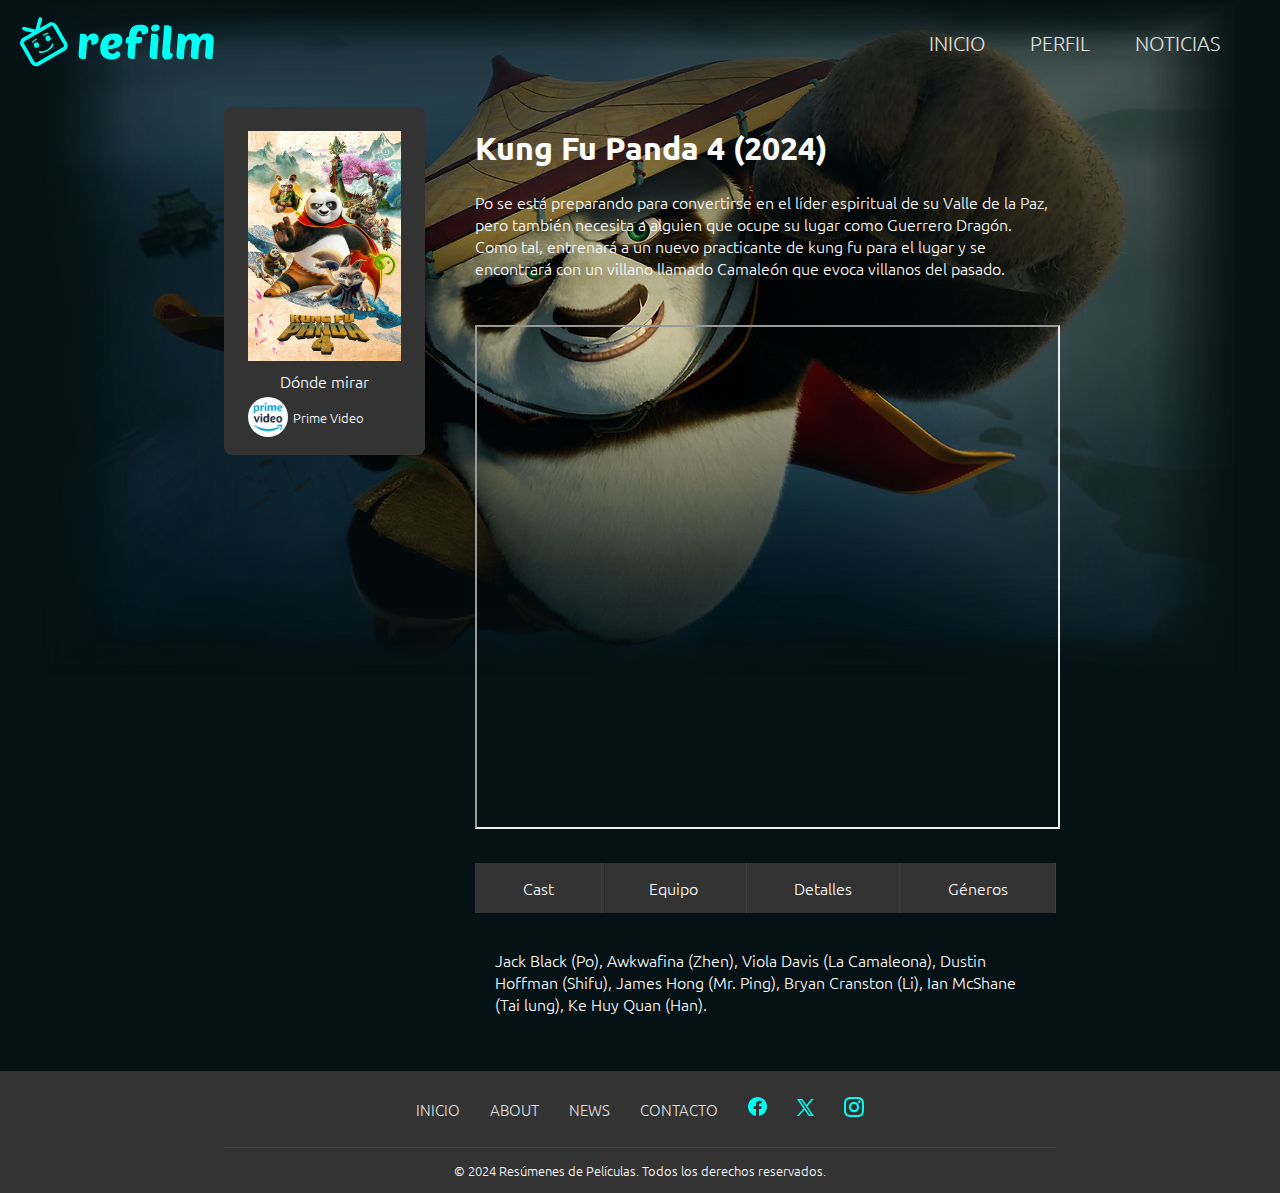
<file: peliculas/rw-kfp4.html>
<!DOCTYPE html>
<html lang="en">

<head>
    <meta charset="UTF-8">
    <meta name="viewport" content="width=device-width, initial-scale=1.0">
    <link rel="stylesheet" href="https://cdnjs.cloudflare.com/ajax/libs/animate.css/4.1.1/animate.min.css">
    <link rel="stylesheet" href="../css/styles.css">
    <link rel="stylesheet" href="../css/pelis.css">
    <link rel="icon" href="../img/favicon.ico">
    <style>
        body {
            background-image: url('../img/kfp4-fondo.png');
            background-position: top center;
            background-repeat: no-repeat;
        }
    </style>
    <title>Kung Fu Panda 4</title>
</head>

<body>
    <header>
        <a href="../index.html">
            <svg id="logo" xmlns="http://www.w3.org/2000/svg" viewBox="0 0 6054.3 1562.25"
                xmlns:xlink="http://www.w3.org/1999/xlink">
                <g>
                    <metadata />
                    <path
                        d="M447.76 1390.35l-318.04 -550.89c-20.15,-34.88 -18.9,-62.21 16.02,-82.36l820.38 -473.64c34.92,-20.19 59.21,-7.57 79.33,27.29l318.07 550.89c22.54,39.08 15.9,63.96 -23.19,86.53l-806.04 465.37c-39.09,22.55 -63.96,15.9 -86.53,-23.19l0 0zm-376.08 -1003.85c19.85,34.37 40.92,32.1 75.59,41.41 30.23,8.09 212.55,55.07 225.44,61.41 -96.91,55.97 -198.3,111.25 -293.47,169.3 -36.23,22.11 -61.38,73.67 -69.25,104.42 -9.99,38.99 -8.58,91 13.04,128.49l326.31 565.17c42.06,72.84 164.18,105.55 236.99,63.5l820.38 -473.61c72.81,-42.06 105.52,-164.18 63.5,-236.99l-326.34 -565.2c-42.3,-73.3 -161.98,-104.75 -229.76,-67.78 -97.9,53.42 -196.47,113.54 -293.38,169.51 0.95,-14.34 51.43,-195.73 59.55,-225.93 9.28,-34.71 21.74,-51.8 1.89,-86.2 -14.97,-25.97 -51.21,-34 -79.97,-17.4 -28.06,16.21 -34.52,64.82 -41.2,89.78 -9.96,37.09 -70.88,272.92 -78.05,287.5 -16.17,-1.07 -249.42,-65.82 -286.12,-75.66 -29.71,-7.96 -71.21,-26.46 -102.61,-8.33 -25.55,14.73 -37.43,50.79 -22.54,76.61l0 0zm847.24 647.77c173.76,-133.24 125.55,-248.2 81.41,-194.84 -10.75,13.02 -14.55,60.65 -67.91,114.5 -177.16,178.94 -321.86,88.12 -342.96,122.43 -36.52,59.39 164.14,84.69 329.46,-42.09zm-103.66 -427.6c-62.57,63.8 37.16,214.23 133.03,114.34 52.69,-54.82 -40.61,-208.56 -133.03,-114.34zm-363.37 209.76c-59.57,63.96 38.87,212.97 133.06,114.53 57.5,-60.07 -45.94,-207.98 -133.06,-114.53zm438.85 -301.04c17.33,-63.37 -170.43,22.24 -179.62,49.29 -19.97,58.72 71.31,-5.64 87.02,-12.81 23.89,-10.87 87.76,-18.77 92.6,-36.48zm-482.31 281.59c79.09,-86.04 132.75,-75.51 125.03,-106.29 -12.25,-48.89 -121.79,48.52 -137.62,65.24 -49.07,51.83 -9.99,65.58 12.59,41.05l0 0zm1883.03 71.46c-5.74,0 -12.18,-0.25 -19.33,-0.72 -7.17,-0.48 -14.08,-1.42 -20.76,-2.86 -6.68,-1.44 -12.41,-3.35 -17.17,-5.73 -4.77,-2.38 -7.15,-5.48 -7.15,-9.3 0,-12.41 0.47,-23.85 1.42,-34.35 0.96,-10.5 1.43,-21.47 1.43,-32.92 0,-20.99 -2.85,-38.17 -8.59,-51.52 -5.73,-13.38 -17.17,-20.05 -34.35,-20.05 -26.71,0 -48.9,17.41 -66.55,52.25 -17.65,34.83 -28.86,87.06 -33.65,156.73 -1.89,30.53 -4.53,65.12 -7.86,103.77 -3.35,38.64 -6.44,75.85 -9.31,111.64 -2.86,35.79 -5.24,67.51 -7.15,95.18 -1.91,27.68 -2.86,45.81 -2.86,54.4 0,9.54 -3.35,16.69 -10.03,21.47 -6.67,4.77 -13.82,7.15 -21.47,7.15l-51.52 0c-29.59,0 -53.68,-3.09 -72.29,-9.3 -18.6,-6.2 -33.39,-15.02 -44.36,-26.49 -10.97,-11.44 -18.61,-25.52 -22.91,-42.21 -4.29,-16.7 -6.44,-36.02 -6.44,-57.97 0,-14.32 0.71,-34.59 2.15,-60.84 1.43,-26.24 4.05,-62.5 7.88,-108.77 3.8,-46.29 8.35,-104.97 13.59,-176.05 5.24,-71.11 11.68,-159.14 19.32,-264.1 1.91,-27.66 11.94,-41.51 30.06,-41.51l55.82 0c26.71,0 49.15,2.86 67.27,8.59 18.14,5.73 32.93,13.59 44.37,23.62 11.45,10.02 19.8,21.71 25.06,35.06 5.24,13.37 8.82,27.2 10.73,41.52 11.45,-21.94 25.04,-40.79 40.8,-56.55 15.74,-15.74 32.2,-28.62 49.38,-38.64 17.17,-10.01 34.82,-17.18 52.95,-21.47 18.14,-4.3 34.84,-6.44 50.1,-6.44 18.13,0 36.5,3.34 55.1,10.02 18.61,6.68 35.55,16.7 50.82,30.06 15.26,13.35 27.43,30.53 36.5,51.53 9.06,20.99 13.59,45.81 13.59,74.43 0,25.77 -3.81,50.09 -11.45,73 -7.62,22.91 -18.61,43.18 -32.91,60.83 -14.32,17.64 -31.73,31.49 -52.26,41.52 -20.5,10 -43.17,15.02 -67.97,15.02zm563.05 459.46c-41.98,0 -83.73,-5.26 -125.24,-15.75 -41.5,-10.5 -78.73,-28.63 -111.64,-54.39 -32.91,-25.76 -59.89,-60.12 -80.88,-103.06 -20.98,-42.93 -31.48,-96.85 -31.48,-161.73 0,-23.87 1.91,-52.5 5.72,-85.88 3.81,-33.4 11.23,-67.76 22.19,-103.06 10.97,-35.31 26.25,-70.38 45.8,-105.2 19.56,-34.83 45.1,-66.08 76.58,-93.76 31.48,-27.66 69.66,-50.11 114.51,-67.28 44.84,-17.17 98.28,-25.76 160.31,-25.76 49.62,0 91.6,5.72 125.95,17.17 34.35,11.45 62.03,26.97 83.02,46.52 20.99,19.56 36.27,42.24 45.81,68 9.54,25.76 14.31,53.44 14.31,83.02 0,43.89 -8.83,81.1 -26.48,111.65 -17.64,30.52 -40.56,56.05 -68.7,76.56 -28.15,20.51 -59.41,36.51 -93.76,47.96 -34.35,11.45 -68.23,20.28 -101.62,26.48 -33.4,6.2 -64.18,10.02 -92.32,11.44 -28.14,1.43 -49.85,2.15 -65.14,2.15 0,18.14 2.64,36.03 7.88,53.67 5.25,17.65 13.12,33.18 23.62,46.53 10.49,13.35 24.32,24.33 41.5,32.91 17.18,8.59 38.17,12.88 62.99,12.88 24.8,0 44.13,-4.05 57.97,-12.15 13.83,-8.1 25.04,-17.18 33.62,-27.2 8.59,-10.02 16,-19.09 22.2,-27.2 6.2,-8.11 14.56,-12.16 25.04,-12.16 4.78,0 13.14,1.19 25.05,3.57 11.93,2.38 24.1,7.4 36.5,15.03 12.41,7.63 23.38,18.15 32.92,31.49 9.54,13.36 14.32,30.53 14.32,51.53 0,27.68 -8.6,51.53 -25.77,71.56 -17.17,20.05 -39.35,36.26 -66.56,48.67 -27.2,12.41 -57.49,21.49 -90.88,27.2 -33.4,5.72 -65.85,8.59 -97.34,8.59zm27.2 -625.5c-21,0 -38.88,5.97 -53.68,17.9 -14.78,11.92 -27.19,26.96 -37.2,45.09 -10.01,18.12 -17.66,38.16 -22.91,60.11 -5.24,21.94 -9.3,42.94 -12.17,62.98 59.17,-0.97 107.11,-10.98 143.85,-30.06 36.74,-19.09 55.11,-46.29 55.11,-81.59 0,-19.08 -5.97,-36.27 -17.89,-51.52 -11.92,-15.27 -30.29,-22.91 -55.11,-22.91zm737.69 115.94c-1.9,28.63 -4.3,59.64 -7.15,93.04 -2.86,33.39 -5.74,67.04 -8.59,100.91 -2.86,33.86 -5.49,67.03 -7.88,99.47 -2.39,32.45 -4.54,61.07 -6.44,85.89 -1.9,24.81 -3.57,45.32 -5.01,61.55 -1.43,16.21 -2.07,24.81 -2.14,25.76 -0.87,11.45 -3.34,19.09 -7.15,22.89 -3.83,3.82 -11.95,5.73 -24.35,5.73l-51.53 0c-51.52,0 -87.53,-12.17 -108.06,-36.5 -20.52,-24.32 -30.76,-60.82 -30.76,-109.49 0,-5.73 0.72,-20.04 2.14,-42.94 1.43,-22.91 3.34,-50.35 5.72,-82.3 2.38,-31.96 5.02,-67.52 7.88,-106.64 2.85,-39.12 5.73,-78.25 8.58,-117.37l-67.26 0c-10.5,0 -15.76,-5.24 -15.76,-15.74 0,-7.64 0.49,-18.85 1.44,-33.64 0.94,-14.8 1.8,-29.35 2.85,-43.65 0.85,-11.46 2.65,-23.15 5.03,-35.07 2.38,-11.93 6.68,-22.43 12.88,-31.49 6.2,-9.06 15.5,-16.7 27.91,-22.91 12.39,-6.2 28.62,-9.77 48.65,-10.73l5.73 -57.26c6.21,-61.97 17.41,-114.04 35.07,-156.01 17.66,-41.99 40.8,-75.61 69.43,-100.91 28.62,-25.28 62.73,-43.42 102.33,-54.4 39.6,-10.98 83.73,-16.45 132.4,-16.45 47.71,0 88.5,4.3 122.38,12.88 33.88,8.59 61.32,20.51 82.29,35.78 21,15.27 36.28,33.4 45.82,54.4 9.54,20.99 14.32,43.41 14.32,67.27 0,49.61 -15.53,84.93 -46.53,105.91 -31.02,20.99 -72.76,31.49 -125.25,31.49 -14.3,0 -24.09,-1.19 -29.33,-3.58 -5.25,-2.39 -7.88,-7.86 -7.88,-16.45 0,-31.49 -2.86,-56.3 -8.59,-74.43 -5.72,-18.12 -21.47,-27.21 -47.23,-27.21 -19.09,0 -35.31,5.73 -48.67,17.18 -13.36,11.45 -24.33,26.49 -32.92,45.09 -8.58,18.61 -15.03,39.85 -19.32,63.7 -4.29,23.85 -7.88,48.2 -10.73,73l164.6 0c15.27,0 23.88,6.72 22.89,20.05l-5.71 77.29c-2.11,28.6 -9.79,51.77 -23.62,69.41 -13.83,17.65 -42.23,26.48 -85.17,26.48l-87.31 0zm578.65 495.24c-29.56,0 -53.69,-3.1 -72.29,-9.3 -18.59,-6.19 -33.39,-15.03 -44.36,-26.49 -10.96,-11.44 -18.62,-25.53 -22.91,-42.21 -4.29,-16.69 -6.44,-36.02 -6.44,-57.97 0,-14.32 0.72,-34.59 2.15,-60.84 1.43,-26.23 4.07,-62.51 7.88,-108.77 3.8,-46.28 8.35,-104.97 13.59,-176.05 5.23,-71.1 12.17,-159.11 19.32,-264.1 1.43,-20.95 3.35,-33.41 7.15,-37.21 2.86,-2.86 10.5,-4.3 22.91,-4.3l55.82 0c29.58,0 53.68,2.87 72.29,8.59 18.59,5.72 33.39,14.33 44.36,25.77 10.98,11.44 18.62,25.29 22.91,41.52 4.28,16.2 6.44,34.35 6.44,54.38 0,14.32 -0.96,35.8 -2.86,64.41 -1.9,28.62 -4.55,67.51 -7.88,116.65 -3.33,49.14 -7.87,110.23 -13.59,183.22 -5.72,72.99 -12.88,161.03 -21.47,264.08 -0.95,11.44 -3.36,19.08 -7.17,22.89 -3.81,3.81 -11.93,5.73 -24.33,5.73l-51.52 0zm-101.62 -956.14c0,-38.15 13.83,-68.22 41.5,-90.17 27.66,-21.95 64.88,-32.92 111.64,-32.92 41.03,0 70.86,8.35 89.47,25.06 18.59,16.69 27.91,38.88 27.91,66.55 0,35.3 -13.13,64.65 -39.37,88.03 -26.24,23.37 -64.65,35.06 -115.21,35.06 -77.3,0 -115.94,-30.53 -115.94,-91.61zm510.2 969.03c-59.17,0 -101.64,-15.75 -127.4,-47.24 -25.76,-31.49 -38.65,-83.5 -38.65,-156.02 0,-11.45 0.73,-25.77 2.15,-42.94 1.42,-17.17 3.35,-39.36 5.73,-66.56 2.38,-27.17 5.49,-60.83 9.3,-100.91 3.81,-40.06 7.88,-88.74 12.17,-145.99 4.29,-57.24 9.08,-124.53 14.32,-201.82 5.24,-77.29 10.92,-166.99 16.45,-269.09 1.14,-20.97 3.35,-33.41 7.17,-37.22 2.85,-2.85 10.5,-4.29 22.89,-4.29l55.82 0c28.64,0 52.5,3.35 71.58,10.02 19.08,6.67 34.35,15.75 45.79,27.2 11.44,11.44 19.56,24.57 24.33,39.36 4.77,14.79 7.17,30.29 7.17,46.52 0,19.09 -1.21,46.51 -3.58,82.3 -2.38,35.78 -5.49,76.11 -9.3,120.94 -3.82,44.84 -7.65,91.61 -11.46,140.28 -3.82,48.67 -7.63,95.19 -11.45,139.56 -3.81,44.37 -6.92,84.21 -9.3,119.52 -2.37,35.29 -3.58,62.01 -3.58,80.15 0,24.81 4.53,42.47 13.59,52.96 9.07,10.5 18.86,17.89 29.35,22.18 10.49,4.29 20.29,7.15 29.35,8.59 9.06,1.44 13.59,4.53 13.59,9.3 0,20.99 -2.39,41.76 -7.15,62.26 -4.77,20.52 -13.37,39.14 -25.77,55.82 -12.4,16.7 -29.34,30.06 -50.81,40.09 -21.47,10.02 -48.91,15.03 -82.3,15.03zm531.61 -270.53c-2.76,43.88 -6.21,85.65 -10.02,125.24 -3.82,39.6 -6.55,74.21 -8.59,103.78 -0.79,11.45 -3.35,19.09 -7.15,22.89 -3.82,3.81 -11.96,5.73 -24.35,5.73l-51.53 0c-29.55,0 -53.68,-3.1 -72.27,-9.3 -18.6,-6.19 -33.41,-15.04 -44.37,-26.49 -10.96,-11.44 -18.63,-25.53 -22.91,-42.21 -4.29,-16.69 -6.44,-36.02 -6.44,-57.97 0,-14.32 0.73,-34.6 2.14,-60.84 1.42,-26.23 4.07,-62.51 7.88,-108.77 3.82,-46.28 8.36,-104.98 13.6,-176.05 5.24,-71.1 12.17,-159.11 19.32,-264.1 1.42,-20.94 3.35,-33.39 7.17,-37.21 2.85,-2.86 10.49,-4.3 22.89,-4.3l55.82 0c28.64,0 52.02,3.36 70.14,10.03 18.13,6.67 32.93,15.27 44.38,25.76 11.44,10.49 19.56,22.9 24.32,37.21 4.76,14.31 7.64,29.11 8.59,44.38 27.67,-51.53 59.17,-86.37 94.47,-104.49 35.3,-18.13 76.82,-27.2 124.52,-27.2 25.77,0 50.6,2.41 74.44,7.16 23.84,4.76 45.33,12.89 64.41,24.33 19.08,11.44 35.31,26.48 48.67,45.09 13.35,18.6 22.89,42.23 28.62,70.85 29.59,-55.35 62.03,-93.77 97.33,-115.23 35.3,-21.46 79.67,-32.2 133.11,-32.2 29.59,0 57.97,3.11 85.17,9.31 27.2,6.2 50.82,16.94 70.85,32.2 20.04,15.27 36.03,36.04 47.95,62.27 11.91,26.23 17.9,58.91 17.9,98.05 0,29.57 -1.44,65.84 -4.3,108.77 -2.85,42.93 -6.21,89.47 -10.02,139.56 -3.81,50.09 -8.12,101.64 -12.88,154.58 -4.76,52.95 -8.32,103.8 -11.45,152.44 -0.67,10.5 -1.92,18.62 -2.87,24.34 -0.95,5.71 -2.63,10.02 -5,12.88 -2.38,2.85 -5.98,4.77 -10.74,5.72 -4.76,0.94 -11.46,1.43 -20.03,1.43l-45.82 0c-30.51,0 -55.35,-2.86 -74.41,-8.58 -19.08,-5.73 -33.88,-13.83 -44.38,-24.33 -10.5,-10.5 -17.9,-23.63 -22.18,-39.37 -4.29,-15.74 -6.44,-33.63 -6.44,-53.68 0,-12.39 0.72,-30.07 2.14,-52.95 1.42,-22.9 3.34,-47.73 5.72,-74.43 2.37,-26.72 4.78,-54.4 7.17,-83.03 2.38,-28.61 4.77,-55.1 7.15,-79.44 2.37,-24.31 4.31,-45.56 5.73,-63.68 1.42,-18.13 2.14,-30.06 2.14,-35.79 0,-24.81 -5.02,-46.77 -15.02,-65.84 -10.01,-19.08 -29.35,-28.62 -57.97,-28.62 -24.82,0 -46.3,8.12 -64.41,24.32 -18.13,16.22 -33.41,38.66 -45.82,67.29 -12.39,28.61 -22.43,62.5 -30.06,101.62 -7.62,39.1 -12.85,81.59 -15.73,127.38 -1.87,29.58 -4.3,63.47 -7.15,101.63 -2.86,38.15 -6,85.9 -10.03,143.13 -0.74,10.5 -1.91,18.62 -2.86,24.34 -0.94,5.71 -2.64,10.02 -5.02,12.88 -2.37,2.85 -5.98,4.77 -10.73,5.72 -4.76,0.94 -11.47,1.43 -20.04,1.43l-45.81 0c-30.51,0 -55.34,-2.86 -74.42,-8.58 -19.08,-5.73 -33.88,-13.83 -44.38,-24.33 -10.49,-10.5 -17.89,-23.63 -22.17,-39.37 -4.29,-15.74 -6.45,-33.63 -6.45,-53.68 0,-19.09 1.68,-47.01 5.01,-83.73 3.33,-36.73 6.69,-74.92 10.02,-114.5 3.33,-39.6 6.68,-77.31 10.01,-113.09 3.33,-35.76 5.02,-61.79 5.02,-78 0,-24.81 -5.02,-46.77 -15.03,-65.84 -10.01,-19.08 -29.35,-28.62 -57.97,-28.62 -25.76,0 -47.72,9.53 -65.84,28.62 -18.12,19.07 -33.17,44.62 -45.09,76.58 -11.92,31.95 -21.47,69.42 -28.62,112.35 -7.15,42.93 -12.09,87.82 -15.03,134.55z" />
                </g>
            </svg>

            <svg id="logo2" xmlns="http://www.w3.org/2000/svg" xml:space="preserve" version="1.1"
                style="shape-rendering:geometricPrecision; text-rendering:geometricPrecision; image-rendering:optimizeQuality; fill-rule:evenodd; clip-rule:evenodd"
                viewBox="0 0 1510.48 1560.45" xmlns:xlink="http://www.w3.org/1999/xlink">
                <g>
                    <metadata />
                    <path
                        d="M447.24 1388.74l-317.67 -550.25c-20.13,-34.85 -18.88,-62.14 16,-82.27l819.43 -473.09c34.88,-20.16 59.14,-7.56 79.24,27.26l317.7 550.25c22.52,39.04 15.88,63.89 -23.16,86.44l-805.11 464.83c-39.04,22.51 -63.88,15.88 -86.43,-23.17l0 0zm-375.65 -1002.69c19.83,34.33 40.88,32.06 75.51,41.37 30.2,8.07 212.3,55.01 225.18,61.34 -96.8,55.9 -198.07,111.12 -293.13,169.1 -36.19,22.09 -61.31,73.58 -69.18,104.3 -9.97,38.94 -8.56,90.89 13.04,128.34l325.93 564.51c42,72.76 163.99,105.44 236.71,63.43l819.43 -473.06c72.73,-42.01 105.4,-163.99 63.42,-236.72l-325.96 -564.54c-42.25,-73.21 -161.78,-104.63 -229.49,-67.71 -97.78,53.36 -196.24,113.42 -293.04,169.32 0.95,-14.32 51.37,-195.51 59.48,-225.67 9.27,-34.67 21.72,-51.74 1.89,-86.1 -14.96,-25.94 -51.15,-33.96 -79.88,-17.38 -28.02,16.19 -34.48,64.74 -41.15,89.68 -9.94,37.05 -70.8,272.6 -77.96,287.16 -16.15,-1.07 -249.13,-65.74 -285.79,-75.57 -29.67,-7.95 -71.13,-26.43 -102.49,-8.32 -25.51,14.72 -37.39,50.73 -22.52,76.52l0 0zm846.26 647.03c173.57,-133.09 125.41,-247.92 81.33,-194.62 -10.74,13 -14.54,60.58 -67.83,114.37 -176.97,178.73 -321.5,88.02 -342.58,122.28 -36.47,59.33 163.96,84.6 329.08,-42.03zm-103.53 -427.11c-62.51,63.73 37.11,213.98 132.87,114.21 52.63,-54.77 -40.56,-208.32 -132.87,-114.21zm-362.95 209.51c-59.51,63.89 38.83,212.73 132.91,114.4 57.42,-60 -45.9,-207.74 -132.91,-114.4zm438.34 -300.68c17.31,-63.31 -170.23,22.21 -179.41,49.22 -19.95,58.65 71.22,-5.63 86.92,-12.79 23.86,-10.86 87.65,-18.75 92.49,-36.43zm-481.75 281.26c78.99,-85.95 132.6,-75.42 124.88,-106.17 -12.23,-48.83 -121.64,48.46 -137.46,65.17 -49.01,51.77 -9.97,65.5 12.58,41l0 0z" />
                </g>
            </svg>
        </a>
        <nav>
            <label for="nav-toggle">&#9776;</label>
            <input type="checkbox" id="nav-toggle">

            <ul>
                <li>
                    <a href="../index.html" class="btn-shine"><span>Inicio</span></a>
                </li>
                <li><a href="../404.html" class="btn-shine"><span>Perfil</span></a></li>
                <li>
                    <a href="../news.html" class="btn-shine"><span>noticias</span></a>
                </li>
            </ul>
        </nav>
    </header>
    <main>
        <section class="flex al-start center">
            <div id="info">
                <img src="../img/kfp4-poster.jpg" alt="poster" height="230">
                <div id="wtw">
                    <p>Dónde mirar</p>
                    <div>
                        <a class="flex al-center"
                            href="https://www.primevideo.com/-/es/detail/Kung-Fu-Panda-4/0ITSM2TQZKVGMR71CSAK43QX35"
                            target="_blank"><img class="img-wtw" src="../img/prime.jpg" alt="Prime" width="40">Prime
                            Video</a>
                    </div>
                </div>
            </div>
            <div>
                <h1 class="animate__animated animate__fadeInDown">Kung Fu Panda 4 (2024)</h1>
                <p class="animate__animated animate__fadeInRight">Po se está preparando para convertirse en el líder
                    espiritual de su Valle de la Paz, pero también
                    necesita a alguien que ocupe su lugar como Guerrero Dragón. Como tal, entrenará a un nuevo
                    practicante de kung fu para el lugar y se encontrará con un villano llamado Camaleón que evoca
                    villanos del pasado.</p>
                <iframe class="trailer" src="https://www.youtube.com/embed/_inKs4eeHiI"
                    title="KUNG FU PANDA 4 | Official Trailer"
                    allow="accelerometer; autoplay; clipboard-write; encrypted-media; gyroscope; picture-in-picture; web-share"
                    referrerpolicy="strict-origin-when-cross-origin" allowfullscreen></iframe>

                <div class="menu-container">
                    <input type="radio" name="menu" id="cast" checked>
                    <input type="radio" name="menu" id="equipo">
                    <input type="radio" name="menu" id="detalles">
                    <input type="radio" name="menu" id="generos">

                    <div class="menu">
                        <label for="cast">Cast</label>
                        <label for="equipo">Equipo</label>
                        <label for="detalles">Detalles</label>
                        <label for="generos">Géneros</label>
                    </div>

                    <div class="menu-content content-cast">
                        <p>Jack Black (Po), Awkwafina (Zhen), Viola Davis (La Camaleona),
                            Dustin Hoffman (Shifu), James Hong (Mr. Ping), Bryan Cranston (Li), Ian McShane (Tai
                            lung), Ke Huy Quan (Han).</p>
                    </div>
                    <div class="menu-content content-equipo">
                        <ul>
                            <li>
                                <h3>Director</h3>
                                <ul>
                                    <li>Mike Mitchell</li>
                                </ul>
                            </li>
                            <li>
                                <h3>Co-Director</h3>
                                <ul>
                                    <li>Stephanie Ma Stine</li>
                                </ul>
                            </li>
                            <li>
                                <h3>Productores</h3>
                                <ul>
                                    <li>Rebecca Huntley</li>
                                    <li>Mary M. Quinn</li>
                                    <li>Steven Schweickart</li>
                                    <li>Jonathan Aibel</li>
                                    <li>Glenn Berger</li>
                                </ul>
                            </li>
                            <li>
                                <h3>Escritores</h3>
                                <ul>
                                    <li>Jonathan Aibel</li>
                                    <li>Glenn Berger</li>
                                    <li>Darren Lemke</li>
                                </ul>
                            </li>
                            <li>
                                <h3>Casting</h3>
                                <ul>
                                    <li>Christi Soper Hilt</li>
                                    <li>Lara Boushehri</li>
                                </ul>
                            </li>
                            <li>
                                <h3>Editor</h3>
                                <ul>
                                    <li>Christopher Knights</li>
                                </ul>
                            </li>
                            <li>
                                <h3>Productor Ejecutivo</h3>
                                <ul>
                                    <li>Mike Mitchell</li>
                                </ul>
                            </li>
                        </ul>
                    </div>
                    <div class="menu-content content-detalles">
                        <ul>
                            <li>
                                <h3>Estudio</h3>
                                <ul>
                                    <li>DreamWorks Animation</li>
                                </ul>
                            </li>
                            <li>
                                <h3>Pais</h3>
                                <ul>
                                    <li>USA</li>
                                </ul>
                            </li>
                            <li>
                                <h3>Idioma original</h3>
                                <ul>
                                    <li>Ingles</li>
                                </ul>
                            </li>
                        </ul>
                    </div>
                    <div class="menu-content content-generos">
                        <p>Fantasy, Action, Comedy, Family, Animation</p>
                    </div>
                </div>
            </div>
        </section>
    </main>
    <footer>
        <div class="center">
            <nav>
                <ul class="flex j-center">
                    <li><a href="index.html">Inicio</a></li>
                    <li><a href="404.html">About</a></li>
                    <li><a href="news.html">News</a></li>
                    <li><a href="contact.html">Contacto</a></li>
                    <li>
                        <a href="https://www.facebook.com/" target="_blank">
                            <svg class="redes" aria-hidden="true" role="presentation" width="19" height="19"
                                xmlns="http://www.w3.org/2000/svg">
                                <path
                                    d="M9.5 0a9.5 9.5 0 0 0-1.48 18.89V12H5.6V9.25h2.42V7.41c0-2.38 1.41-3.7 3.58-3.7 1.04 0 2.13.19 2.13.19v2.33h-1.2c-1.18 0-1.54.74-1.54 1.49v1.53h2.63L13.2 12h-2.21v6.89A9.5 9.5 0 0 0 9.5 0Z">
                                </path>
                            </svg>
                        </a>
                    </li>
                    <li>
                        <a href="https://x.com/" target="_blank">
                            <svg class="redes" aria-hidden="true" role="presentation" xmlns="http://www.w3.org/2000/svg"
                                width="17" height="17">
                                <path fill-rule="nonzero"
                                    d="m5.4 0 4 6 5-6h2.1l-.3.4-5.9 6.8 6.5 9.5.2.3h-5.3l-4.3-6.3L2 16.9 2 17H0l.3-.4 6.2-7.2L.3.4 0 0h5.3Zm-1 1.5H2.9l4.9 7 .6.9 4.3 6.1h1.6l-5-7.3-.7-.9-4-5.8Z">
                                </path>
                            </svg>
                        </a>
                    </li>
                    <li>
                        <a href="https://www.instagram.com/" target="_blank">
                            <svg class="redes" aria-hidden="true" role="presentation" width="20" height="20"
                                xmlns="http://www.w3.org/2000/svg">
                                <path
                                    d="M14.12.06c1.07.05 1.8.22 2.43.46.66.26 1.21.6 1.77 1.16.56.55.9 1.11 1.15 1.77.25.63.42 1.36.47 2.43.04.94.06 1.32.06 3.3v1.37c0 1.54 0 2.19-.03 2.77v.22l-.03.58a7.34 7.34 0 0 1-.47 2.43 4.9 4.9 0 0 1-1.15 1.77 4.9 4.9 0 0 1-1.77 1.16c-.64.24-1.36.41-2.43.46l-.61.03h-.23c-.5.02-1.06.03-2.21.03H9.2c-2 0-2.37-.02-3.32-.06a7.34 7.34 0 0 1-2.43-.46 4.9 4.9 0 0 1-1.77-1.16 4.9 4.9 0 0 1-1.16-1.77 7.34 7.34 0 0 1-.46-2.43l-.03-.61v-.2A60.9 60.9 0 0 1 0 11.5V8.75C0 7.7.01 7.17.03 6.7v-.2l.03-.61C.1 4.8.28 4.08.52 3.45a4.9 4.9 0 0 1 1.16-1.77A4.9 4.9 0 0 1 3.45.52 7.34 7.34 0 0 1 5.88.06l.61-.03h.2C7.12 0 7.6 0 8.5 0h2.74c1.62 0 2 .02 2.88.06ZM11.02 2H8.97c-1.7 0-2.05.02-2.92.06a5.4 5.4 0 0 0-1.82.33c-.45.18-.78.39-1.12.73-.34.34-.55.67-.73 1.12-.13.35-.3.86-.33 1.82C2.02 6.93 2 7.29 2 8.98v2.04c0 1.7.02 2.05.06 2.92.04.95.2 1.47.33 1.81.18.46.39.78.73 1.13.34.34.67.55 1.12.73.35.13.86.29 1.82.33.83.04 1.2.05 2.7.06h2.47c1.51 0 1.87-.02 2.71-.06a5.4 5.4 0 0 0 1.81-.33c.46-.18.78-.4 1.12-.73.35-.35.56-.67.73-1.13.14-.34.3-.86.34-1.8a49 49 0 0 0 .06-2.72V8.77a49 49 0 0 0-.06-2.71 5.4 5.4 0 0 0-.34-1.82 3.02 3.02 0 0 0-.73-1.12 3.02 3.02 0 0 0-1.12-.73 5.4 5.4 0 0 0-1.81-.33c-.88-.04-1.23-.06-2.93-.06ZM10 4.86a5.14 5.14 0 1 1 0 10.28 5.14 5.14 0 0 1 0-10.28ZM10 7a3 3 0 1 0 0 6 3 3 0 0 0 0-6Zm5.25-3.5a1.25 1.25 0 1 1 0 2.5 1.25 1.25 0 0 1 0-2.5Z">
                                </path>
                            </svg>
                        </a>
                    </li>
                </ul>
            </nav>
        </div>
        <div class="center footer-bottom">
            <p>&copy; 2024 Resúmenes de Películas. Todos los derechos reservados.</p>
        </div>
    </footer>
</body>

</html>
</file>
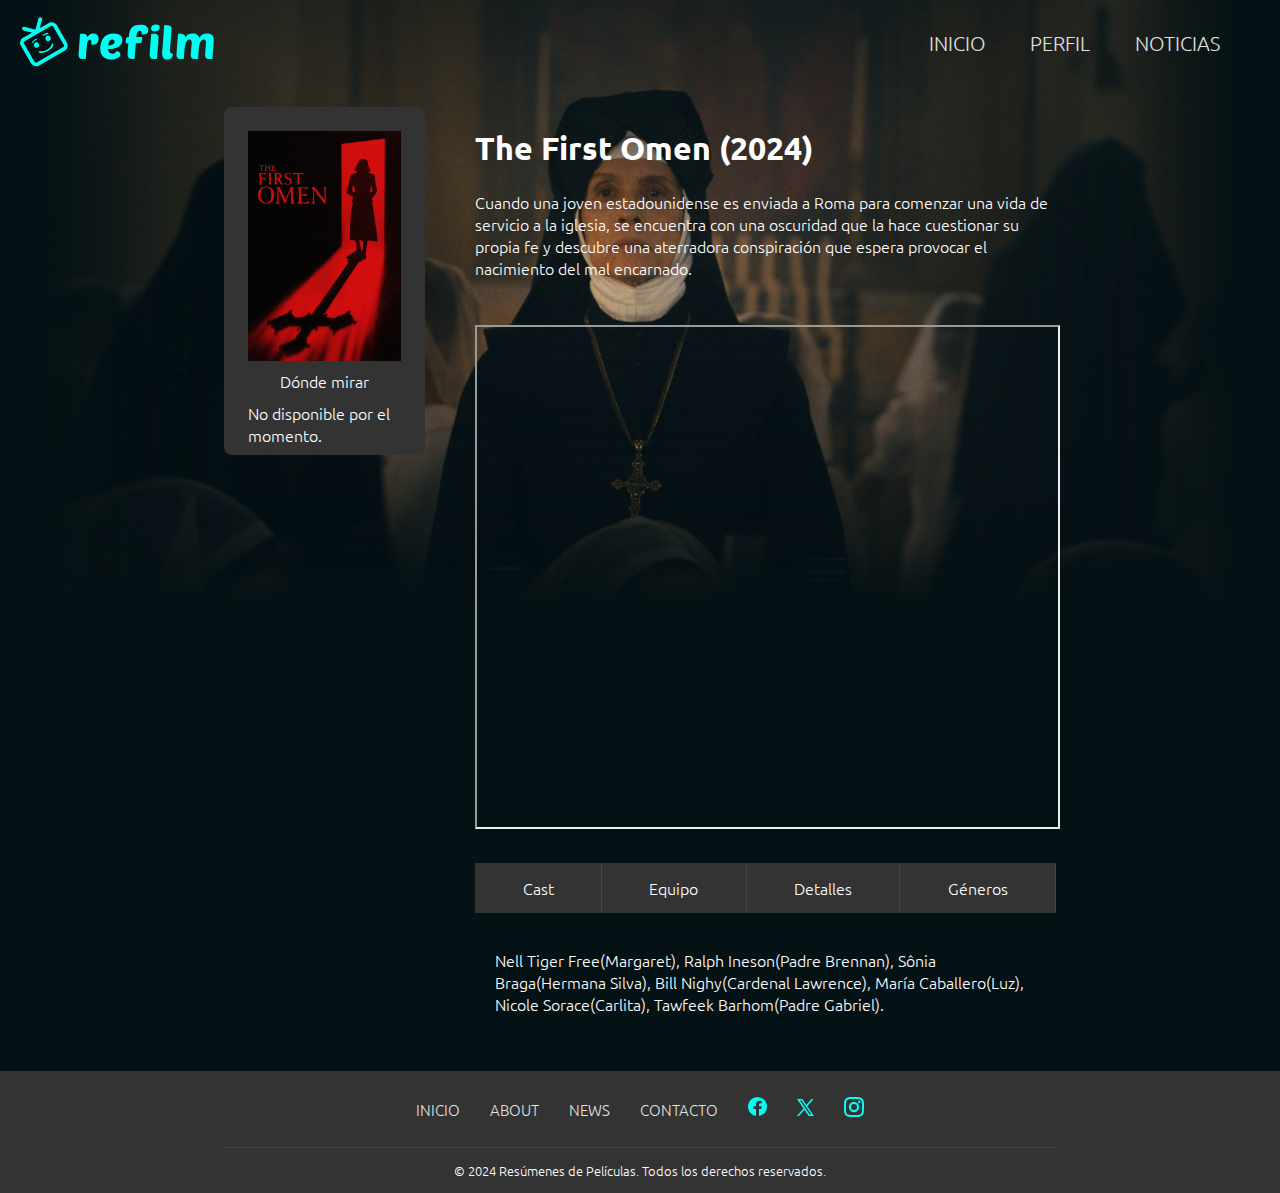
<file: peliculas/rw-tfo.html>
<!DOCTYPE html>
<html lang="en">

<head>
    <meta charset="UTF-8">
    <meta name="viewport" content="width=device-width, initial-scale=1.0">
    <link rel="stylesheet" href="https://cdnjs.cloudflare.com/ajax/libs/animate.css/4.1.1/animate.min.css">
    <link rel="stylesheet" href="../css/styles.css">
    <link rel="stylesheet" href="../css/pelis.css">
    <link rel="icon" href="../img/favicon.ico">
    <style>
        body {
            background-image: url('../img/tfo-fondo.png');
            background-position: top center;
            background-repeat: no-repeat;
        }
    </style>
    <title>The First Omen</title>
</head>

<body>
    <header>
        <a href="../index.html">
            <svg id="logo" xmlns="http://www.w3.org/2000/svg" viewBox="0 0 6054.3 1562.25"
                xmlns:xlink="http://www.w3.org/1999/xlink">
                <g>
                    <metadata />
                    <path
                        d="M447.76 1390.35l-318.04 -550.89c-20.15,-34.88 -18.9,-62.21 16.02,-82.36l820.38 -473.64c34.92,-20.19 59.21,-7.57 79.33,27.29l318.07 550.89c22.54,39.08 15.9,63.96 -23.19,86.53l-806.04 465.37c-39.09,22.55 -63.96,15.9 -86.53,-23.19l0 0zm-376.08 -1003.85c19.85,34.37 40.92,32.1 75.59,41.41 30.23,8.09 212.55,55.07 225.44,61.41 -96.91,55.97 -198.3,111.25 -293.47,169.3 -36.23,22.11 -61.38,73.67 -69.25,104.42 -9.99,38.99 -8.58,91 13.04,128.49l326.31 565.17c42.06,72.84 164.18,105.55 236.99,63.5l820.38 -473.61c72.81,-42.06 105.52,-164.18 63.5,-236.99l-326.34 -565.2c-42.3,-73.3 -161.98,-104.75 -229.76,-67.78 -97.9,53.42 -196.47,113.54 -293.38,169.51 0.95,-14.34 51.43,-195.73 59.55,-225.93 9.28,-34.71 21.74,-51.8 1.89,-86.2 -14.97,-25.97 -51.21,-34 -79.97,-17.4 -28.06,16.21 -34.52,64.82 -41.2,89.78 -9.96,37.09 -70.88,272.92 -78.05,287.5 -16.17,-1.07 -249.42,-65.82 -286.12,-75.66 -29.71,-7.96 -71.21,-26.46 -102.61,-8.33 -25.55,14.73 -37.43,50.79 -22.54,76.61l0 0zm847.24 647.77c173.76,-133.24 125.55,-248.2 81.41,-194.84 -10.75,13.02 -14.55,60.65 -67.91,114.5 -177.16,178.94 -321.86,88.12 -342.96,122.43 -36.52,59.39 164.14,84.69 329.46,-42.09zm-103.66 -427.6c-62.57,63.8 37.16,214.23 133.03,114.34 52.69,-54.82 -40.61,-208.56 -133.03,-114.34zm-363.37 209.76c-59.57,63.96 38.87,212.97 133.06,114.53 57.5,-60.07 -45.94,-207.98 -133.06,-114.53zm438.85 -301.04c17.33,-63.37 -170.43,22.24 -179.62,49.29 -19.97,58.72 71.31,-5.64 87.02,-12.81 23.89,-10.87 87.76,-18.77 92.6,-36.48zm-482.31 281.59c79.09,-86.04 132.75,-75.51 125.03,-106.29 -12.25,-48.89 -121.79,48.52 -137.62,65.24 -49.07,51.83 -9.99,65.58 12.59,41.05l0 0zm1883.03 71.46c-5.74,0 -12.18,-0.25 -19.33,-0.72 -7.17,-0.48 -14.08,-1.42 -20.76,-2.86 -6.68,-1.44 -12.41,-3.35 -17.17,-5.73 -4.77,-2.38 -7.15,-5.48 -7.15,-9.3 0,-12.41 0.47,-23.85 1.42,-34.35 0.96,-10.5 1.43,-21.47 1.43,-32.92 0,-20.99 -2.85,-38.17 -8.59,-51.52 -5.73,-13.38 -17.17,-20.05 -34.35,-20.05 -26.71,0 -48.9,17.41 -66.55,52.25 -17.65,34.83 -28.86,87.06 -33.65,156.73 -1.89,30.53 -4.53,65.12 -7.86,103.77 -3.35,38.64 -6.44,75.85 -9.31,111.64 -2.86,35.79 -5.24,67.51 -7.15,95.18 -1.91,27.68 -2.86,45.81 -2.86,54.4 0,9.54 -3.35,16.69 -10.03,21.47 -6.67,4.77 -13.82,7.15 -21.47,7.15l-51.52 0c-29.59,0 -53.68,-3.09 -72.29,-9.3 -18.6,-6.2 -33.39,-15.02 -44.36,-26.49 -10.97,-11.44 -18.61,-25.52 -22.91,-42.21 -4.29,-16.7 -6.44,-36.02 -6.44,-57.97 0,-14.32 0.71,-34.59 2.15,-60.84 1.43,-26.24 4.05,-62.5 7.88,-108.77 3.8,-46.29 8.35,-104.97 13.59,-176.05 5.24,-71.11 11.68,-159.14 19.32,-264.1 1.91,-27.66 11.94,-41.51 30.06,-41.51l55.82 0c26.71,0 49.15,2.86 67.27,8.59 18.14,5.73 32.93,13.59 44.37,23.62 11.45,10.02 19.8,21.71 25.06,35.06 5.24,13.37 8.82,27.2 10.73,41.52 11.45,-21.94 25.04,-40.79 40.8,-56.55 15.74,-15.74 32.2,-28.62 49.38,-38.64 17.17,-10.01 34.82,-17.18 52.95,-21.47 18.14,-4.3 34.84,-6.44 50.1,-6.44 18.13,0 36.5,3.34 55.1,10.02 18.61,6.68 35.55,16.7 50.82,30.06 15.26,13.35 27.43,30.53 36.5,51.53 9.06,20.99 13.59,45.81 13.59,74.43 0,25.77 -3.81,50.09 -11.45,73 -7.62,22.91 -18.61,43.18 -32.91,60.83 -14.32,17.64 -31.73,31.49 -52.26,41.52 -20.5,10 -43.17,15.02 -67.97,15.02zm563.05 459.46c-41.98,0 -83.73,-5.26 -125.24,-15.75 -41.5,-10.5 -78.73,-28.63 -111.64,-54.39 -32.91,-25.76 -59.89,-60.12 -80.88,-103.06 -20.98,-42.93 -31.48,-96.85 -31.48,-161.73 0,-23.87 1.91,-52.5 5.72,-85.88 3.81,-33.4 11.23,-67.76 22.19,-103.06 10.97,-35.31 26.25,-70.38 45.8,-105.2 19.56,-34.83 45.1,-66.08 76.58,-93.76 31.48,-27.66 69.66,-50.11 114.51,-67.28 44.84,-17.17 98.28,-25.76 160.31,-25.76 49.62,0 91.6,5.72 125.95,17.17 34.35,11.45 62.03,26.97 83.02,46.52 20.99,19.56 36.27,42.24 45.81,68 9.54,25.76 14.31,53.44 14.31,83.02 0,43.89 -8.83,81.1 -26.48,111.65 -17.64,30.52 -40.56,56.05 -68.7,76.56 -28.15,20.51 -59.41,36.51 -93.76,47.96 -34.35,11.45 -68.23,20.28 -101.62,26.48 -33.4,6.2 -64.18,10.02 -92.32,11.44 -28.14,1.43 -49.85,2.15 -65.14,2.15 0,18.14 2.64,36.03 7.88,53.67 5.25,17.65 13.12,33.18 23.62,46.53 10.49,13.35 24.32,24.33 41.5,32.91 17.18,8.59 38.17,12.88 62.99,12.88 24.8,0 44.13,-4.05 57.97,-12.15 13.83,-8.1 25.04,-17.18 33.62,-27.2 8.59,-10.02 16,-19.09 22.2,-27.2 6.2,-8.11 14.56,-12.16 25.04,-12.16 4.78,0 13.14,1.19 25.05,3.57 11.93,2.38 24.1,7.4 36.5,15.03 12.41,7.63 23.38,18.15 32.92,31.49 9.54,13.36 14.32,30.53 14.32,51.53 0,27.68 -8.6,51.53 -25.77,71.56 -17.17,20.05 -39.35,36.26 -66.56,48.67 -27.2,12.41 -57.49,21.49 -90.88,27.2 -33.4,5.72 -65.85,8.59 -97.34,8.59zm27.2 -625.5c-21,0 -38.88,5.97 -53.68,17.9 -14.78,11.92 -27.19,26.96 -37.2,45.09 -10.01,18.12 -17.66,38.16 -22.91,60.11 -5.24,21.94 -9.3,42.94 -12.17,62.98 59.17,-0.97 107.11,-10.98 143.85,-30.06 36.74,-19.09 55.11,-46.29 55.11,-81.59 0,-19.08 -5.97,-36.27 -17.89,-51.52 -11.92,-15.27 -30.29,-22.91 -55.11,-22.91zm737.69 115.94c-1.9,28.63 -4.3,59.64 -7.15,93.04 -2.86,33.39 -5.74,67.04 -8.59,100.91 -2.86,33.86 -5.49,67.03 -7.88,99.47 -2.39,32.45 -4.54,61.07 -6.44,85.89 -1.9,24.81 -3.57,45.32 -5.01,61.55 -1.43,16.21 -2.07,24.81 -2.14,25.76 -0.87,11.45 -3.34,19.09 -7.15,22.89 -3.83,3.82 -11.95,5.73 -24.35,5.73l-51.53 0c-51.52,0 -87.53,-12.17 -108.06,-36.5 -20.52,-24.32 -30.76,-60.82 -30.76,-109.49 0,-5.73 0.72,-20.04 2.14,-42.94 1.43,-22.91 3.34,-50.35 5.72,-82.3 2.38,-31.96 5.02,-67.52 7.88,-106.64 2.85,-39.12 5.73,-78.25 8.58,-117.37l-67.26 0c-10.5,0 -15.76,-5.24 -15.76,-15.74 0,-7.64 0.49,-18.85 1.44,-33.64 0.94,-14.8 1.8,-29.35 2.85,-43.65 0.85,-11.46 2.65,-23.15 5.03,-35.07 2.38,-11.93 6.68,-22.43 12.88,-31.49 6.2,-9.06 15.5,-16.7 27.91,-22.91 12.39,-6.2 28.62,-9.77 48.65,-10.73l5.73 -57.26c6.21,-61.97 17.41,-114.04 35.07,-156.01 17.66,-41.99 40.8,-75.61 69.43,-100.91 28.62,-25.28 62.73,-43.42 102.33,-54.4 39.6,-10.98 83.73,-16.45 132.4,-16.45 47.71,0 88.5,4.3 122.38,12.88 33.88,8.59 61.32,20.51 82.29,35.78 21,15.27 36.28,33.4 45.82,54.4 9.54,20.99 14.32,43.41 14.32,67.27 0,49.61 -15.53,84.93 -46.53,105.91 -31.02,20.99 -72.76,31.49 -125.25,31.49 -14.3,0 -24.09,-1.19 -29.33,-3.58 -5.25,-2.39 -7.88,-7.86 -7.88,-16.45 0,-31.49 -2.86,-56.3 -8.59,-74.43 -5.72,-18.12 -21.47,-27.21 -47.23,-27.21 -19.09,0 -35.31,5.73 -48.67,17.18 -13.36,11.45 -24.33,26.49 -32.92,45.09 -8.58,18.61 -15.03,39.85 -19.32,63.7 -4.29,23.85 -7.88,48.2 -10.73,73l164.6 0c15.27,0 23.88,6.72 22.89,20.05l-5.71 77.29c-2.11,28.6 -9.79,51.77 -23.62,69.41 -13.83,17.65 -42.23,26.48 -85.17,26.48l-87.31 0zm578.65 495.24c-29.56,0 -53.69,-3.1 -72.29,-9.3 -18.59,-6.19 -33.39,-15.03 -44.36,-26.49 -10.96,-11.44 -18.62,-25.53 -22.91,-42.21 -4.29,-16.69 -6.44,-36.02 -6.44,-57.97 0,-14.32 0.72,-34.59 2.15,-60.84 1.43,-26.23 4.07,-62.51 7.88,-108.77 3.8,-46.28 8.35,-104.97 13.59,-176.05 5.23,-71.1 12.17,-159.11 19.32,-264.1 1.43,-20.95 3.35,-33.41 7.15,-37.21 2.86,-2.86 10.5,-4.3 22.91,-4.3l55.82 0c29.58,0 53.68,2.87 72.29,8.59 18.59,5.72 33.39,14.33 44.36,25.77 10.98,11.44 18.62,25.29 22.91,41.52 4.28,16.2 6.44,34.35 6.44,54.38 0,14.32 -0.96,35.8 -2.86,64.41 -1.9,28.62 -4.55,67.51 -7.88,116.65 -3.33,49.14 -7.87,110.23 -13.59,183.22 -5.72,72.99 -12.88,161.03 -21.47,264.08 -0.95,11.44 -3.36,19.08 -7.17,22.89 -3.81,3.81 -11.93,5.73 -24.33,5.73l-51.52 0zm-101.62 -956.14c0,-38.15 13.83,-68.22 41.5,-90.17 27.66,-21.95 64.88,-32.92 111.64,-32.92 41.03,0 70.86,8.35 89.47,25.06 18.59,16.69 27.91,38.88 27.91,66.55 0,35.3 -13.13,64.65 -39.37,88.03 -26.24,23.37 -64.65,35.06 -115.21,35.06 -77.3,0 -115.94,-30.53 -115.94,-91.61zm510.2 969.03c-59.17,0 -101.64,-15.75 -127.4,-47.24 -25.76,-31.49 -38.65,-83.5 -38.65,-156.02 0,-11.45 0.73,-25.77 2.15,-42.94 1.42,-17.17 3.35,-39.36 5.73,-66.56 2.38,-27.17 5.49,-60.83 9.3,-100.91 3.81,-40.06 7.88,-88.74 12.17,-145.99 4.29,-57.24 9.08,-124.53 14.32,-201.82 5.24,-77.29 10.92,-166.99 16.45,-269.09 1.14,-20.97 3.35,-33.41 7.17,-37.22 2.85,-2.85 10.5,-4.29 22.89,-4.29l55.82 0c28.64,0 52.5,3.35 71.58,10.02 19.08,6.67 34.35,15.75 45.79,27.2 11.44,11.44 19.56,24.57 24.33,39.36 4.77,14.79 7.17,30.29 7.17,46.52 0,19.09 -1.21,46.51 -3.58,82.3 -2.38,35.78 -5.49,76.11 -9.3,120.94 -3.82,44.84 -7.65,91.61 -11.46,140.28 -3.82,48.67 -7.63,95.19 -11.45,139.56 -3.81,44.37 -6.92,84.21 -9.3,119.52 -2.37,35.29 -3.58,62.01 -3.58,80.15 0,24.81 4.53,42.47 13.59,52.96 9.07,10.5 18.86,17.89 29.35,22.18 10.49,4.29 20.29,7.15 29.35,8.59 9.06,1.44 13.59,4.53 13.59,9.3 0,20.99 -2.39,41.76 -7.15,62.26 -4.77,20.52 -13.37,39.14 -25.77,55.82 -12.4,16.7 -29.34,30.06 -50.81,40.09 -21.47,10.02 -48.91,15.03 -82.3,15.03zm531.61 -270.53c-2.76,43.88 -6.21,85.65 -10.02,125.24 -3.82,39.6 -6.55,74.21 -8.59,103.78 -0.79,11.45 -3.35,19.09 -7.15,22.89 -3.82,3.81 -11.96,5.73 -24.35,5.73l-51.53 0c-29.55,0 -53.68,-3.1 -72.27,-9.3 -18.6,-6.19 -33.41,-15.04 -44.37,-26.49 -10.96,-11.44 -18.63,-25.53 -22.91,-42.21 -4.29,-16.69 -6.44,-36.02 -6.44,-57.97 0,-14.32 0.73,-34.6 2.14,-60.84 1.42,-26.23 4.07,-62.51 7.88,-108.77 3.82,-46.28 8.36,-104.98 13.6,-176.05 5.24,-71.1 12.17,-159.11 19.32,-264.1 1.42,-20.94 3.35,-33.39 7.17,-37.21 2.85,-2.86 10.49,-4.3 22.89,-4.3l55.82 0c28.64,0 52.02,3.36 70.14,10.03 18.13,6.67 32.93,15.27 44.38,25.76 11.44,10.49 19.56,22.9 24.32,37.21 4.76,14.31 7.64,29.11 8.59,44.38 27.67,-51.53 59.17,-86.37 94.47,-104.49 35.3,-18.13 76.82,-27.2 124.52,-27.2 25.77,0 50.6,2.41 74.44,7.16 23.84,4.76 45.33,12.89 64.41,24.33 19.08,11.44 35.31,26.48 48.67,45.09 13.35,18.6 22.89,42.23 28.62,70.85 29.59,-55.35 62.03,-93.77 97.33,-115.23 35.3,-21.46 79.67,-32.2 133.11,-32.2 29.59,0 57.97,3.11 85.17,9.31 27.2,6.2 50.82,16.94 70.85,32.2 20.04,15.27 36.03,36.04 47.95,62.27 11.91,26.23 17.9,58.91 17.9,98.05 0,29.57 -1.44,65.84 -4.3,108.77 -2.85,42.93 -6.21,89.47 -10.02,139.56 -3.81,50.09 -8.12,101.64 -12.88,154.58 -4.76,52.95 -8.32,103.8 -11.45,152.44 -0.67,10.5 -1.92,18.62 -2.87,24.34 -0.95,5.71 -2.63,10.02 -5,12.88 -2.38,2.85 -5.98,4.77 -10.74,5.72 -4.76,0.94 -11.46,1.43 -20.03,1.43l-45.82 0c-30.51,0 -55.35,-2.86 -74.41,-8.58 -19.08,-5.73 -33.88,-13.83 -44.38,-24.33 -10.5,-10.5 -17.9,-23.63 -22.18,-39.37 -4.29,-15.74 -6.44,-33.63 -6.44,-53.68 0,-12.39 0.72,-30.07 2.14,-52.95 1.42,-22.9 3.34,-47.73 5.72,-74.43 2.37,-26.72 4.78,-54.4 7.17,-83.03 2.38,-28.61 4.77,-55.1 7.15,-79.44 2.37,-24.31 4.31,-45.56 5.73,-63.68 1.42,-18.13 2.14,-30.06 2.14,-35.79 0,-24.81 -5.02,-46.77 -15.02,-65.84 -10.01,-19.08 -29.35,-28.62 -57.97,-28.62 -24.82,0 -46.3,8.12 -64.41,24.32 -18.13,16.22 -33.41,38.66 -45.82,67.29 -12.39,28.61 -22.43,62.5 -30.06,101.62 -7.62,39.1 -12.85,81.59 -15.73,127.38 -1.87,29.58 -4.3,63.47 -7.15,101.63 -2.86,38.15 -6,85.9 -10.03,143.13 -0.74,10.5 -1.91,18.62 -2.86,24.34 -0.94,5.71 -2.64,10.02 -5.02,12.88 -2.37,2.85 -5.98,4.77 -10.73,5.72 -4.76,0.94 -11.47,1.43 -20.04,1.43l-45.81 0c-30.51,0 -55.34,-2.86 -74.42,-8.58 -19.08,-5.73 -33.88,-13.83 -44.38,-24.33 -10.49,-10.5 -17.89,-23.63 -22.17,-39.37 -4.29,-15.74 -6.45,-33.63 -6.45,-53.68 0,-19.09 1.68,-47.01 5.01,-83.73 3.33,-36.73 6.69,-74.92 10.02,-114.5 3.33,-39.6 6.68,-77.31 10.01,-113.09 3.33,-35.76 5.02,-61.79 5.02,-78 0,-24.81 -5.02,-46.77 -15.03,-65.84 -10.01,-19.08 -29.35,-28.62 -57.97,-28.62 -25.76,0 -47.72,9.53 -65.84,28.62 -18.12,19.07 -33.17,44.62 -45.09,76.58 -11.92,31.95 -21.47,69.42 -28.62,112.35 -7.15,42.93 -12.09,87.82 -15.03,134.55z" />
                </g>
            </svg>

            <svg id="logo2" xmlns="http://www.w3.org/2000/svg" xml:space="preserve" version="1.1"
                style="shape-rendering:geometricPrecision; text-rendering:geometricPrecision; image-rendering:optimizeQuality; fill-rule:evenodd; clip-rule:evenodd"
                viewBox="0 0 1510.48 1560.45" xmlns:xlink="http://www.w3.org/1999/xlink">
                <g>
                    <metadata />
                    <path
                        d="M447.24 1388.74l-317.67 -550.25c-20.13,-34.85 -18.88,-62.14 16,-82.27l819.43 -473.09c34.88,-20.16 59.14,-7.56 79.24,27.26l317.7 550.25c22.52,39.04 15.88,63.89 -23.16,86.44l-805.11 464.83c-39.04,22.51 -63.88,15.88 -86.43,-23.17l0 0zm-375.65 -1002.69c19.83,34.33 40.88,32.06 75.51,41.37 30.2,8.07 212.3,55.01 225.18,61.34 -96.8,55.9 -198.07,111.12 -293.13,169.1 -36.19,22.09 -61.31,73.58 -69.18,104.3 -9.97,38.94 -8.56,90.89 13.04,128.34l325.93 564.51c42,72.76 163.99,105.44 236.71,63.43l819.43 -473.06c72.73,-42.01 105.4,-163.99 63.42,-236.72l-325.96 -564.54c-42.25,-73.21 -161.78,-104.63 -229.49,-67.71 -97.78,53.36 -196.24,113.42 -293.04,169.32 0.95,-14.32 51.37,-195.51 59.48,-225.67 9.27,-34.67 21.72,-51.74 1.89,-86.1 -14.96,-25.94 -51.15,-33.96 -79.88,-17.38 -28.02,16.19 -34.48,64.74 -41.15,89.68 -9.94,37.05 -70.8,272.6 -77.96,287.16 -16.15,-1.07 -249.13,-65.74 -285.79,-75.57 -29.67,-7.95 -71.13,-26.43 -102.49,-8.32 -25.51,14.72 -37.39,50.73 -22.52,76.52l0 0zm846.26 647.03c173.57,-133.09 125.41,-247.92 81.33,-194.62 -10.74,13 -14.54,60.58 -67.83,114.37 -176.97,178.73 -321.5,88.02 -342.58,122.28 -36.47,59.33 163.96,84.6 329.08,-42.03zm-103.53 -427.11c-62.51,63.73 37.11,213.98 132.87,114.21 52.63,-54.77 -40.56,-208.32 -132.87,-114.21zm-362.95 209.51c-59.51,63.89 38.83,212.73 132.91,114.4 57.42,-60 -45.9,-207.74 -132.91,-114.4zm438.34 -300.68c17.31,-63.31 -170.23,22.21 -179.41,49.22 -19.95,58.65 71.22,-5.63 86.92,-12.79 23.86,-10.86 87.65,-18.75 92.49,-36.43zm-481.75 281.26c78.99,-85.95 132.6,-75.42 124.88,-106.17 -12.23,-48.83 -121.64,48.46 -137.46,65.17 -49.01,51.77 -9.97,65.5 12.58,41l0 0z" />
                </g>
            </svg>
        </a>
        <nav>
            <label for="nav-toggle">&#9776;</label>
            <input type="checkbox" id="nav-toggle">

            <ul>
                <li>
                    <a href="../index.html" class="btn-shine"><span>Inicio</span></a>
                </li>
                <li><a href="../404.html" class="btn-shine"><span>Perfil</span></a></li>
                <li>
                    <a href="../news.html" class="btn-shine"><span>noticias</span></a>
                </li>
            </ul>
        </nav>
    </header>
    <main>
        <section class="flex al-start center" id="content">
            <div id="info">
                <img src="../img/tfo-poster.jpg" alt="poster" height="230">
                <div id="wtw">
                    <p>Dónde mirar</p>
                    <div>
                        <p>No disponible por el momento.</p>
                    </div>
                </div>
            </div>
            <div class="content">
                <h1 class="animate__animated animate__fadeInDown">The First Omen (2024)</h1>
                <p class="animate__animated animate__fadeInRight">Cuando una joven estadounidense es enviada a Roma para
                    comenzar una vida de servicio a la iglesia, se
                    encuentra con una oscuridad que la hace cuestionar su propia fe y descubre una aterradora
                    conspiración que espera provocar el nacimiento del mal encarnado.</p>
                <iframe class="trailer" src="https://www.youtube.com/embed/6GMiIRitv5s"
                    title="The First Omen | Trailer | Available on May 28 and on Blu-ray and DVD July 30"
                    allow="accelerometer; autoplay; clipboard-write; encrypted-media; gyroscope; picture-in-picture; web-share"
                    referrerpolicy="strict-origin-when-cross-origin" allowfullscreen></iframe>

                <div class="menu-container">
                    <input type="radio" name="menu" id="cast" checked>
                    <input type="radio" name="menu" id="equipo">
                    <input type="radio" name="menu" id="detalles">
                    <input type="radio" name="menu" id="generos">

                    <div class="menu">
                        <label for="cast">Cast</label>
                        <label for="equipo">Equipo</label>
                        <label for="detalles">Detalles</label>
                        <label for="generos">Géneros</label>
                    </div>

                    <div class="menu-content content-cast">
                        <p>Nell Tiger Free(Margaret), Ralph Ineson(Padre Brennan), Sônia Braga(Hermana Silva), Bill
                            Nighy(Cardenal Lawrence), María Caballero(Luz), Nicole Sorace(Carlita), Tawfeek Barhom(Padre
                            Gabriel).</p>
                    </div>
                    <div class="menu-content content-equipo">
                        <ul>
                            <li>
                                <h3>Director</h3>
                                <ul>
                                    <li>Arkasha Stevenson</li>
                                </ul>
                            </li>
                            <li>
                                <h3>Productores</h3>
                                <ul>
                                    <li>David S. Goyer</li>
                                    <li>Keith Levine</li>
                                    <li>Ana Biskupljanin</li>
                                </ul>
                            </li>
                            <li>
                                <h3>Escritores</h3>
                                <ul>
                                    <li>Arkasha Stevenson</li>
                                    <li>Tim Smith</li>
                                    <li>Keith Thomas</li>
                                </ul>
                            </li>
                            <li>
                                <h3>Casting</h3>
                                <ul>
                                    <li>Kharmel Cochrane</li>
                                    <li>Teresa Razzauti</li>
                                </ul>
                            </li>
                            <li>
                                <h3>Editor</h3>
                                <ul>
                                    <li>Amy E. Duddleston</li>
                                </ul>
                            </li>
                            <li>
                                <h3>Productor Ejecutivo</h3>
                                <ul>
                                    <li>Tim Smith</li>
                                </ul>
                            </li>
                        </ul>
                    </div>
                    <div class="menu-content content-detalles">
                        <ul>
                            <li>
                                <h3>Estudio</h3>
                                <ul>
                                    <li>Phantom Four</li>
                                </ul>
                            </li>
                            <li>
                                <h3>Pais</h3>
                                <ul>
                                    <li>USA</li>
                                </ul>
                            </li>
                            <li>
                                <h3>Idioma original</h3>
                                <ul>
                                    <li>Ingles</li>
                                </ul>
                            </li>
                        </ul>
                    </div>
                    <div class="menu-content content-generos">
                        <p>Horror</p>
                    </div>
                </div>
            </div>
        </section>
    </main>
    <footer>
        <div class="center">
            <nav>
                <ul class="flex j-center">
                    <li><a href="index.html">Inicio</a></li>
                    <li><a href="404.html">About</a></li>
                    <li><a href="news.html">News</a></li>
                    <li><a href="contact.html">Contacto</a></li>
                    <li>
                        <a href="https://www.facebook.com/" target="_blank">
                            <svg class="redes" aria-hidden="true" role="presentation" width="19" height="19"
                                xmlns="http://www.w3.org/2000/svg">
                                <path
                                    d="M9.5 0a9.5 9.5 0 0 0-1.48 18.89V12H5.6V9.25h2.42V7.41c0-2.38 1.41-3.7 3.58-3.7 1.04 0 2.13.19 2.13.19v2.33h-1.2c-1.18 0-1.54.74-1.54 1.49v1.53h2.63L13.2 12h-2.21v6.89A9.5 9.5 0 0 0 9.5 0Z">
                                </path>
                            </svg>
                        </a>
                    </li>
                    <li>
                        <a href="https://x.com/" target="_blank">
                            <svg class="redes" aria-hidden="true" role="presentation" xmlns="http://www.w3.org/2000/svg"
                                width="17" height="17">
                                <path fill-rule="nonzero"
                                    d="m5.4 0 4 6 5-6h2.1l-.3.4-5.9 6.8 6.5 9.5.2.3h-5.3l-4.3-6.3L2 16.9 2 17H0l.3-.4 6.2-7.2L.3.4 0 0h5.3Zm-1 1.5H2.9l4.9 7 .6.9 4.3 6.1h1.6l-5-7.3-.7-.9-4-5.8Z">
                                </path>
                            </svg>
                        </a>
                    </li>
                    <li>
                        <a href="https://www.instagram.com/" target="_blank">
                            <svg class="redes" aria-hidden="true" role="presentation" width="20" height="20"
                                xmlns="http://www.w3.org/2000/svg">
                                <path
                                    d="M14.12.06c1.07.05 1.8.22 2.43.46.66.26 1.21.6 1.77 1.16.56.55.9 1.11 1.15 1.77.25.63.42 1.36.47 2.43.04.94.06 1.32.06 3.3v1.37c0 1.54 0 2.19-.03 2.77v.22l-.03.58a7.34 7.34 0 0 1-.47 2.43 4.9 4.9 0 0 1-1.15 1.77 4.9 4.9 0 0 1-1.77 1.16c-.64.24-1.36.41-2.43.46l-.61.03h-.23c-.5.02-1.06.03-2.21.03H9.2c-2 0-2.37-.02-3.32-.06a7.34 7.34 0 0 1-2.43-.46 4.9 4.9 0 0 1-1.77-1.16 4.9 4.9 0 0 1-1.16-1.77 7.34 7.34 0 0 1-.46-2.43l-.03-.61v-.2A60.9 60.9 0 0 1 0 11.5V8.75C0 7.7.01 7.17.03 6.7v-.2l.03-.61C.1 4.8.28 4.08.52 3.45a4.9 4.9 0 0 1 1.16-1.77A4.9 4.9 0 0 1 3.45.52 7.34 7.34 0 0 1 5.88.06l.61-.03h.2C7.12 0 7.6 0 8.5 0h2.74c1.62 0 2 .02 2.88.06ZM11.02 2H8.97c-1.7 0-2.05.02-2.92.06a5.4 5.4 0 0 0-1.82.33c-.45.18-.78.39-1.12.73-.34.34-.55.67-.73 1.12-.13.35-.3.86-.33 1.82C2.02 6.93 2 7.29 2 8.98v2.04c0 1.7.02 2.05.06 2.92.04.95.2 1.47.33 1.81.18.46.39.78.73 1.13.34.34.67.55 1.12.73.35.13.86.29 1.82.33.83.04 1.2.05 2.7.06h2.47c1.51 0 1.87-.02 2.71-.06a5.4 5.4 0 0 0 1.81-.33c.46-.18.78-.4 1.12-.73.35-.35.56-.67.73-1.13.14-.34.3-.86.34-1.8a49 49 0 0 0 .06-2.72V8.77a49 49 0 0 0-.06-2.71 5.4 5.4 0 0 0-.34-1.82 3.02 3.02 0 0 0-.73-1.12 3.02 3.02 0 0 0-1.12-.73 5.4 5.4 0 0 0-1.81-.33c-.88-.04-1.23-.06-2.93-.06ZM10 4.86a5.14 5.14 0 1 1 0 10.28 5.14 5.14 0 0 1 0-10.28ZM10 7a3 3 0 1 0 0 6 3 3 0 0 0 0-6Zm5.25-3.5a1.25 1.25 0 1 1 0 2.5 1.25 1.25 0 0 1 0-2.5Z">
                                </path>
                            </svg>
                        </a>
                    </li>
                </ul>
            </nav>
        </div>
        <div class="center footer-bottom">
            <p>&copy; 2024 Resúmenes de Películas. Todos los derechos reservados.</p>
        </div>
    </footer>
</body>

</html>
</file>
<file: css/styles.css>
/*reglas generales */
@import url('https://fonts.googleapis.com/css2?family=Ubuntu:ital,wght@0,300;0,400;0,500;0,700;1,300;1,400;1,500;1,700&display=swap');

.flex {
    display: flex;
}

.al-center {
    align-items: center;
}

.j-center {
    justify-content: center;
}

.center {
    margin: 0 auto;
    width: 65%;
}

body {
    font-family: "Ubuntu", sans-serif;
    font-weight: 300;
    font-style: normal;
    background-color: #051215;
    margin: 0;
    display: flex;
    flex-direction: column;
    min-height: 100vh;
    color: #fff;
    overflow-x: hidden;
}

header {
    display: flex;
    justify-content: space-between;
    align-items: center;
    padding: 0 20px;

    nav {
        ul {
            list-style: none;
            gap: 5px;
            margin-right: 20px;

            a {
                padding: 5px 10px;
                border-radius: 5px;
                display: block;

                &:hover {
                    color: #00fff2;
                }

                &:hover:after {
                    width: 100%;
                    left: 0%;
                }

                &:after {
                    content: "";
                    pointer-events: none;
                    bottom: -2px;
                    left: 50%;
                    position: absolute;
                    width: 0%;
                    height: 2px;
                    background-color: #fff;
                    transition-timing-function: cubic-bezier(0.25, 0.8, 0.25, 1);
                    transition-duration: 400ms;
                    transition-property: width, left;
                }
            }
        }

        >ul {
            display: flex;

            >li {
                position: relative;

                ul {
                    width: 125%;
                    position: absolute;
                    display: none;
                    top: 30px;
                    color: white;
                    background-color: black;
                }

                &:hover ul {
                    display: flex;
                    flex-direction: column;

                    li {
                        padding: 10px;
                        text-align: left;
                    }
                }
            }
        }

        a {
            text-decoration: none;
            text-transform: uppercase;
        }

        #nav-toggle {
            display: none;
        }

        label {
            display: none;

        }
    }

}

section {
    max-width: 100%;
    padding: 20px;
}

footer {
    background-color: #333;
    color: #fff;
    margin-top: auto;
}

footer ul a {
    font-size: 15px;
}

.footer-bottom {
    text-align: center;
    border-top: 1px solid #444;
    font-size: small;
}

#logo {
    fill: #00fff2;
    shape-rendering: geometricPrecision;
    text-rendering: geometricPrecision;
    image-rendering: optimizeQuality;
    fill-rule: evenodd;
    clip-rule: evenodd
}

#logo2 {
    fill: #00fff2;
    shape-rendering: geometricPrecision;
    text-rendering: geometricPrecision;
    image-rendering: optimizeQuality;
    fill-rule: evenodd;
    clip-rule: evenodd
}

.svg {
    fill: #00fff2;
    shape-rendering: geometricPrecision;
    text-rendering: geometricPrecision;
    image-rendering: optimizeQuality;
    fill-rule: evenodd;
    clip-rule: evenodd
}

.redes {
    fill: #00fff2;
    shape-rendering: geometricPrecision;
    text-rendering: geometricPrecision;
    image-rendering: optimizeQuality;
    fill-rule: evenodd;
    clip-rule: evenodd
}

footer nav ul {
    display: flex;
    justify-content: space-between;
    align-items: center;
    padding: 10px;
    list-style: none;
}

nav a {
    text-decoration: none;
    margin: 10px;
    padding: 5px;
    font-size: 20px;
    color: #e1e1e1;
    font-family: "Ubuntu", sans-serif;
    cursor: pointer;
    position: relative;
    border: none;
    background: none;
    text-transform: uppercase;
    transition-timing-function: cubic-bezier(0.25, 0.8, 0.25, 1);
    transition-duration: 400ms;
    transition-property: color;
}

/* Barra de scroll*/
::-webkit-scrollbar {
    width: 20px;
}

::-webkit-scrollbar-track {
    border: 7px solid #051215;
    box-shadow: 0 0 5px 5px rgb(0, 0, 0) inset;
}

::-webkit-scrollbar-thumb {
    border-radius: 5px;
    background: linear-gradient(180deg, rgba(0, 0, 0, 1) 0%, rgba(5, 255, 235, 1) 100%);
}

/* Media querie celular */
@media (min-width: 320px) and (max-width: 760px) {
    header {
        height: 50px;

        z-index: 1000;

        nav {

            label {
                display: block;
                font-size: 30px;
                text-align: center;
                cursor: pointer;
                width: 100%;
                margin-right: 20px;
                color: #FFFFFF;
                background-color: #333;
            }

            a {
                display: block;
            }

            ul {
                text-align: center;
                display: none;
                position: absolute;
                margin-right: 0;
                top: 50px;
                right: 0px;
                background-color: #333;

                >li {
                    padding: 5px;

                    &:hover ul {
                        padding: 0;
                        top: 0;
                        width: 100%;
                        position: relative;

                        li {
                            padding: 5px;
                        }
                    }

                    ul {
                        li {
                            padding: 0;

                            a {
                                text-align: center;
                            }

                        }
                    }
                }
            }
        }

        #nav-toggle:checked+ul {
            display: block;
        }
    }

    .h2r {
        display: none;
    }

    .container {
        display: none !important;
    }

    .videos {
        width: 300px !important;
        padding: 5px;
    }

    figcaption {
        text-align: center;
    }

    .center {
        margin: 0 auto;
        width: 80%;
    }


    .center {
        margin: 0 auto;
        width: 80%;
    }

    .svg {
        width: 100px;
    }

    #logo {
        display: none;
    }

    #logo2 {
        height: 40px;
    }

    footer ul {
        flex-direction: column;
        align-items: center;
    }

    footer ul li {
        margin: 5px 0;
    }
}

/* Media querie tablet */
@media (min-width: 768px) and (max-width: 1023px) {
    header {
        height: 50px;

        z-index: 1000;

        nav {

            label {
                display: block;
                font-size: 30px;
                text-align: center;
                cursor: pointer;
                width: 100%;
                margin-right: 20px;
                color: #FFFFFF;
                background-color: #333;
            }

            a {
                display: block;
            }

            ul {
                text-align: center;
                display: none;
                position: absolute;
                margin-right: 0;
                top: 50px;
                right: 0px;
                background-color: #333;

                >li {
                    padding: 5px;

                    &:hover ul {
                        padding: 0;
                        top: 0;
                        width: 100%;
                        position: relative;

                        li {
                            padding: 5px;
                        }
                    }

                    ul {
                        li {
                            padding: 0;

                            a {
                                text-align: center;
                            }

                        }
                    }
                }
            }
        }

        #nav-toggle:checked+ul {
            display: block;
        }
    }

    .svg {
        width: 100px;
    }

    #logo {
        display: none;
    }

    #logo2 {
        height: 40px;
    }
}

/* Media querie laptop */
@media (min-width: 1024px) {
    .svg {
        width: 140px;
    }

    #logo {
        height: 50px;
    }

    #logo2 {
        display: none;
    }
}
</file>
<file: css/index.css>
section {
  margin: 50px 0;
}

img {
  height: 150px;
}

h2 {
  padding: 50px;
  font-size: 25PX;
  font-weight: bolder;
  text-align: center;
  color: #fff;
  background-color: #051215;
}

/*GALERIA*/
.container1 {
  display: flex;
  justify-content: center;
  align-items: center;
  background-color: #051215;
}

.container {
  width: 100%;
  max-width: 800px;
  height: 500px;
  display: flex;
  justify-content: center;
  align-items: stretch;
  gap: 1.25rem;
  transition: all 400ms;
}

.card {
  flex: 1;
  height: 100%;
  transition: all 400ms;
  cursor: pointer;
}

.card>img {
  display: block;
  max-width: 100%;
  height: 100%;
  object-fit: cover;
}

.card:nth-child(odd) {
  translate: 0 -20px;
}

.card:nth-child(even) {
  translate: 0 20px;
}

.container:hover .card:not(:hover) {
  filter: grayscale(100%);
}

.card:hover {
  flex: 3;
}


/*ultima novedades*/
h4 {
  color: #e0e0e0;
  padding: 15px;
}

article {
  display: flex;
  align-items: center;
  justify-content: center;
  flex-wrap: wrap;
}

figure {
  margin: 20px;
}

figcaption {
  color: #e0e0e0;
}

.videos {
  width: 355px;
  height: 200px;
}

/*carrusel*/

.carousel-item img{
  object-fit:cover;
  height: 60vh ;
  padding: 20px;
}
</file>
<file: css/news.css>
/*navbar*/
nav {
  display: flex;
  justify-content: center;
  align-items: center;
  padding: 20px;
}

a {
  text-decoration: none;
  margin: 10px;
  padding: 5px;
  font-size: 20px;
  color: #e1e1e1;
  font-family: "Ubuntu", sans-serif;
  cursor: pointer;
  position: relative;
  border: none;
  background: none;
  text-transform: uppercase;
  transition-timing-function: cubic-bezier(0.25, 0.8, 0.25, 1);
  transition-duration: 400ms;
  transition-property: color;
}

a:focus,
a:hover {
  color: #00fff2;
}

a:focus:after,
a:hover:after {
  width: 100%;
  left: 0%;
}

a:after {
  content: "";
  pointer-events: none;
  bottom: -2px;
  left: 50%;
  position: absolute;
  width: 0%;
  height: 2px;
  background-color: #fff;
  transition-timing-function: cubic-bezier(0.25, 0.8, 0.25, 1);
  transition-duration: 400ms;
  transition-property: width, left;
}

/*texto*/
.h2a {
  font-size: 25PX;
  font-weight: bolder;
  text-align: center;
  color: #fff;
  background-color: #051215;
}

/*categorias*/
.contenedor {
  display: flex;
}

h2 {
  color: #e1e1e1;
  font-size: 15px;
}

.categorias {
  width: 25vh;
  padding: 30px;
  display: flex;
  flex-direction: column;
  align-items: center;
  justify-content: flex-start;
}

.cat {
  color: #e1e1e1;
  text-transform: none;

}

.tarjetero {
  padding: 30px;
  flex-wrap: wrap;
  align-items: center;
  justify-content: center;
  gap: 2rem;

  display: flex;
  width: 90%;
}

.tarjeta {
  padding: 10px;
  gap: 1.5rem;
  display: flex;
  width: 380px;
  height: 500px;
  border-radius: 10px;
  background-color: rgba(128, 128, 128, 0.281);
  flex-direction: column;
  align-items: center;
  justify-content: center;
}

.tarimg {
  width: 18rem;
  height: 15rem;
  object-fit: cover;
  border-radius: 10px;

}

.textar {
  background-color: rgba(128, 128, 128, 0.048);
  color: #e1e1e1;
  text-align: left;
  padding: 5px;
}

.button {
  text-align: center;
  cursor: pointer;
  position: relative;
  width: 125px;
  height: 40px;
  border-radius: 60px;
  background: #222;
  color: #fff;
  outline: none;
  overflow: hidden;
  border: 2px solid rgb(56, 56, 56);
  font-weight: 600;
  z-index: 1;
  transition: 0.5s;
}

.button:hover {
  color: white;
}

.button::before {
  position: absolute;
  content: "";
  width: 0;
  height: 0;
  border-radius: 50%;
  background: linear-gradient(to right,
      rgb(59, 59, 184),
      rgb(163, 65, 65),
      rgb(172, 26, 26));
  left: -15px;
  bottom: 0;
  transform: translateY(50%);
  transition: 0.5s;
  z-index: -1;
}

.button:hover:before {
  width: 170px;
  height: 170px;
}

/*media querys*/
@media (min-width: 320px) and (max-width: 768px) {

  .contenedor {
    display: flex;
    flex-wrap: wrap;
    align-items: center;
    justify-content: center;
  }

  .categorias {
    display: none;
  }

  .tarjetero {
    width: 300px;
  }

  .tarjeta {
    width: 300px;
  }
}

@media (min-width: 624px) and (max-width: 800px) {
  .categorias {
    display: none;
  }
}
</file>
<file: css/profile.css>
section {
    text-align: center;
}
</file>
<file: css/pelis.css>
/* Informacion */
#info {
    flex-wrap: wrap;
    background: #333;
    max-height: 300px;
    margin-right: 50px;
    padding: 1.5em;
    border-radius: 8px;
}

#wtw {
    display: flex;
    flex-direction: column;

    a {
        text-decoration: none;
        color: #fff;
        font-size: small;
    }
}

#wtw p {
    margin: 5px auto;
}

.img-wtw {
    border-radius: 50px;
    margin-right: 5px;
}

/* crew */
.menu-container {
    width: 100%;
}

.menu {
    display: flex;
    background-color: #333;
}

.menu label {
    padding: 14px 20px;
    color: #fff;
    text-align: center;
    cursor: pointer;
    border-right: 1px solid #444;
    flex-grow: 1;
    user-select: none;
}

.menu label:hover {
    background-color: #444;
}

.menu-content {
    display: none;
    padding: 20px;
}

input[type="radio"] {
    display: none;
}

#cast:checked~.content-cast,
#equipo:checked~.content-equipo,
#detalles:checked~.content-detalles,
#generos:checked~.content-generos {
    display: block;
}

/* trailer */
.trailer {
    width: 100%;
    height: 500px;
    margin-top: 30px;
    margin-bottom: 30px;
    
}

/* Media querie celular */
@media (min-width: 320px) and (max-width: 760px) {
    #info {
        display: none;
    }
    .content {
        max-width: 100%;
    }

    .menu {
        display: flex;
        flex-direction: column;
    }
}

/* Media querie tablet */

@media (min-width: 768px) and (max-width: 1024px) {
    #content {
        flex-direction: column;
    }

    #info {
        max-width: 150px;
        margin-right: 0px;
    }    
}

/* Media querie laptop */

@media (min-width: 1024px) {}

/* Media querie pc escritorio */

@media (min-width: 1360px) {}
</file>
